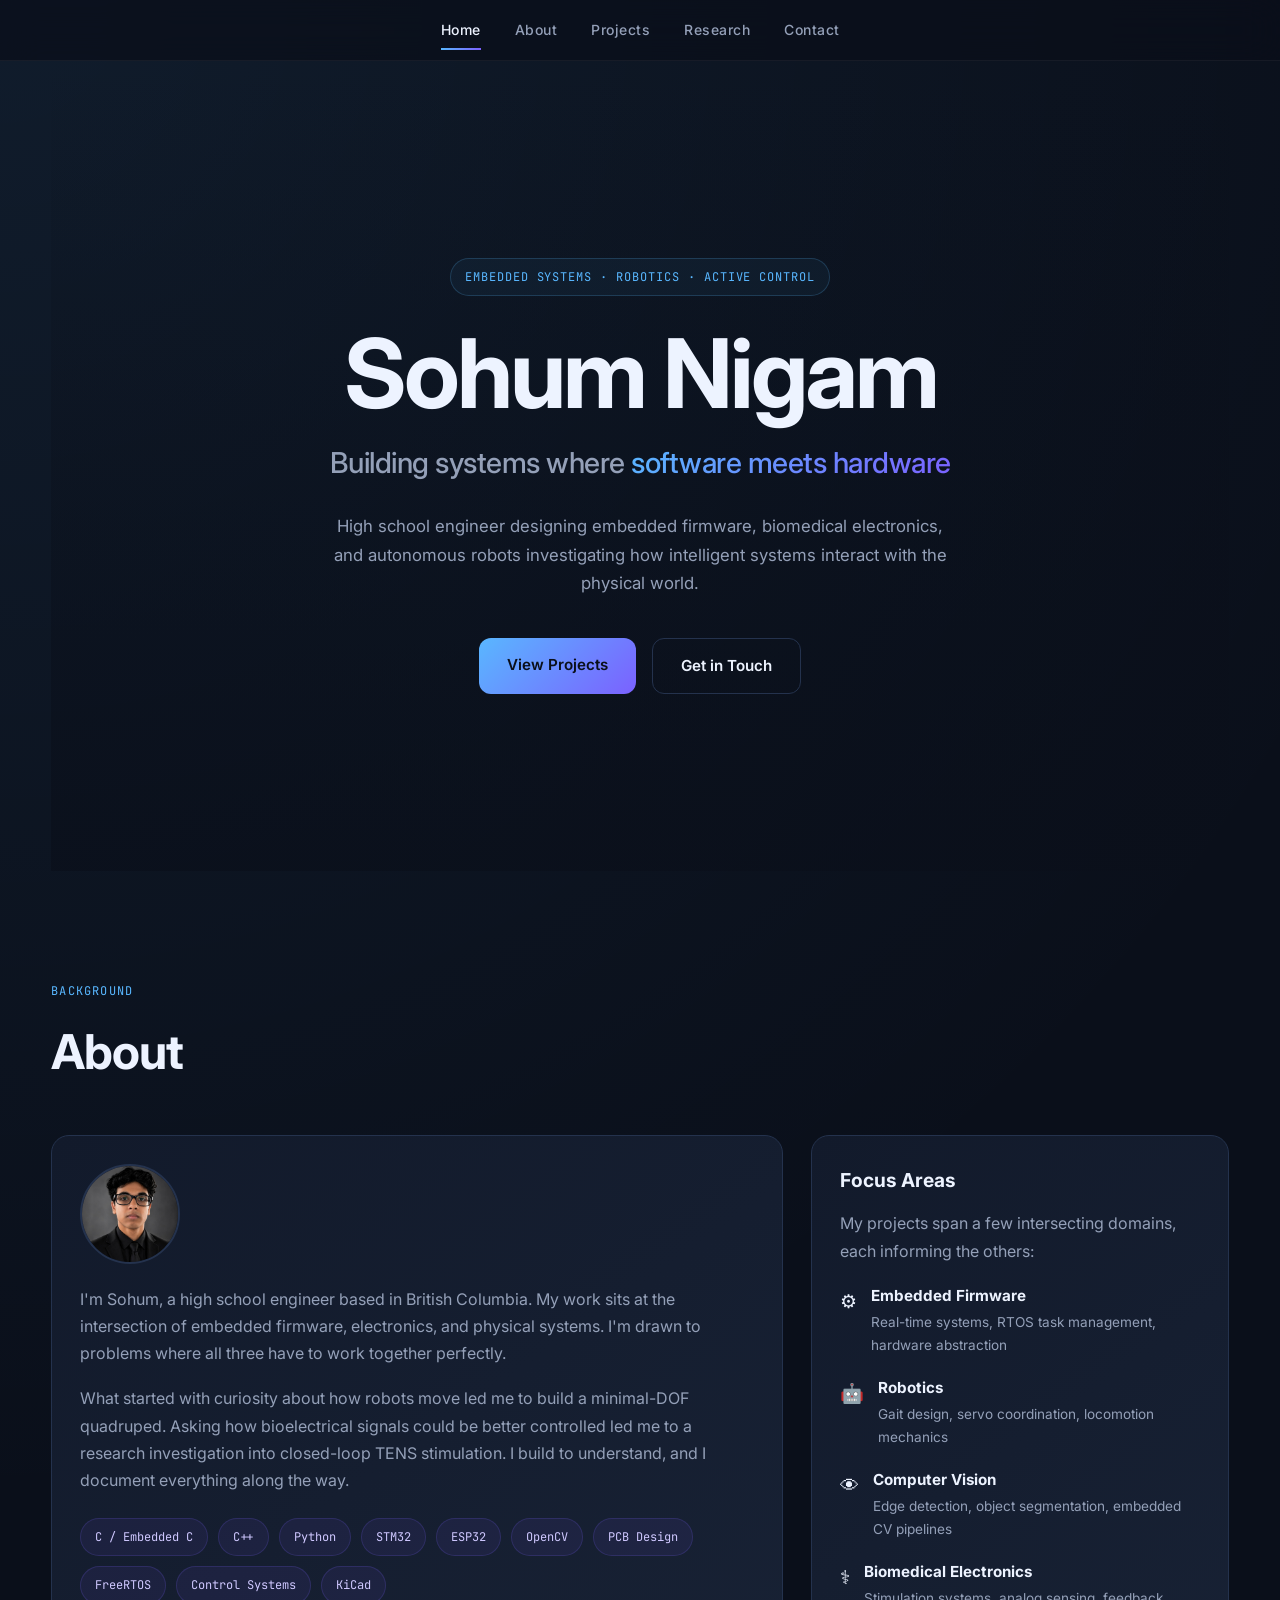
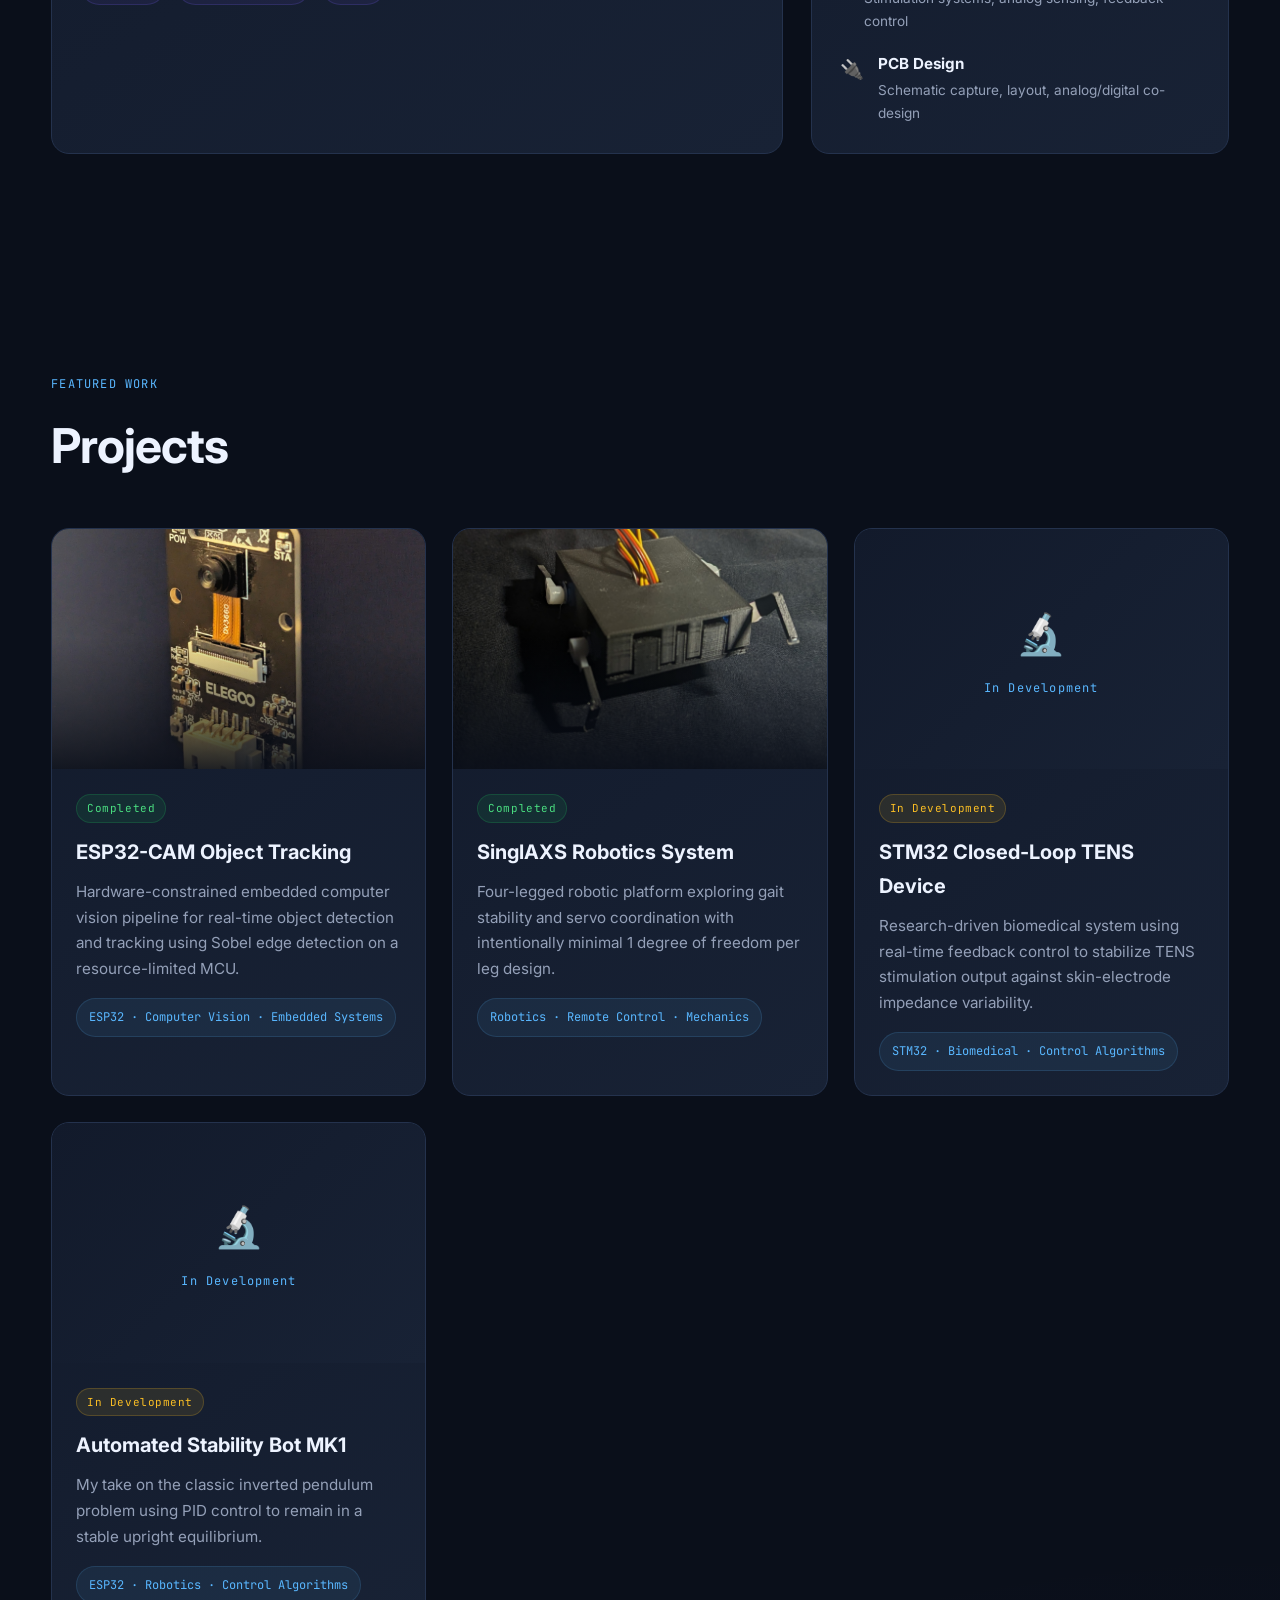
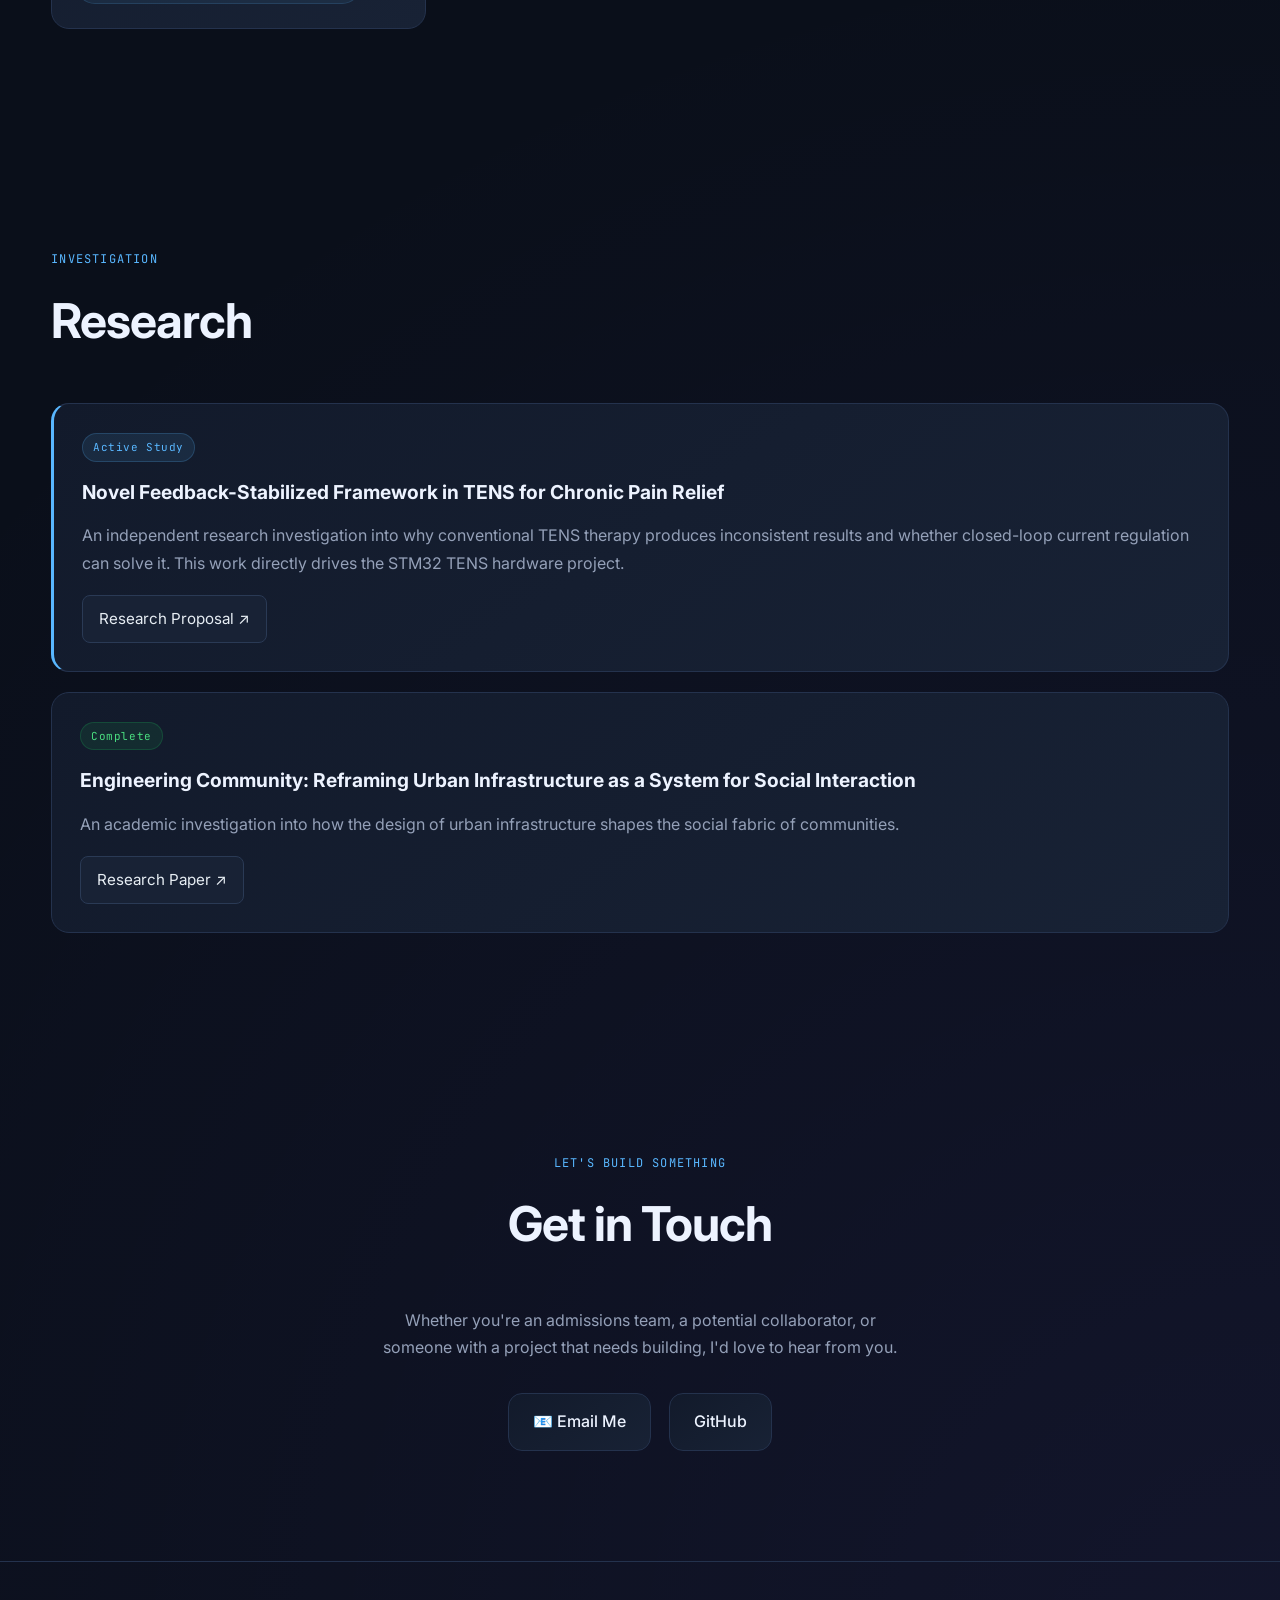
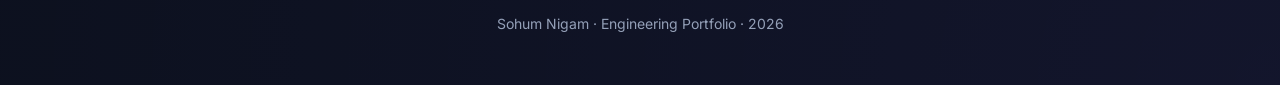
<file: index.html>
<!-- Onedrive/desktop/webdev/portfolio -->
<!DOCTYPE html>
<html lang="en">
<head>

  <meta name="google-site-verification" content="jWj6X-SL1wghwxLdgQ_2Kx37exApe-FmsOa8cBmeYo4" />

  <meta charset="UTF-8" />
  <meta name="viewport" content="width=device-width, initial-scale=1.0" />
  <title>Sohum Nigam — Engineering Portfolio</title>
  <link rel="stylesheet" href="style.css">
  <link rel="preconnect" href="https://fonts.googleapis.com">
  <link rel="preconnect" href="https://fonts.gstatic.com" crossorigin>
  <link href="https://fonts.googleapis.com/css2?family=Inter:wght@400;500;600;700&family=JetBrains+Mono:wght@400;500&display=swap" rel="stylesheet">
</head>

<body>

  <!-- NAV -->
  <nav>
    <a href="#home">Home</a>
    <a href="#about">About</a>
    <a href="#projects">Projects</a>
    <a href="#research">Research</a>
    <a href="#contact">Contact</a>
  </nav>

  <!-- HERO -->
  <section id="home" class="hero show">
    <div class="hero-content">

      <div class="hero-tag">
        EMBEDDED SYSTEMS · ROBOTICS · ACTIVE CONTROL
      </div>

      <h1>Sohum Nigam</h1>

      <h2>
        Building systems where <span>software meets hardware</span>
      </h2>

      <p class="hero-sub">
        High school engineer designing embedded firmware, biomedical electronics,
        and autonomous robots investigating how intelligent systems
        interact with the physical world.
      </p>

      <div class="hero-cta">
        <a href="#projects" class="cta-btn">View Projects</a>
        <a href="#contact" class="cta-btn cta-btn--outline">Get in Touch</a>
      </div>

    </div>
  </section>

  <!-- ABOUT -->
  <section id="about">

    <div class="section-header">
      <div class="section-label">BACKGROUND</div>
      <h2>About</h2>
    </div>

    <div class="about-grid">

      <div class="panel">

       
        <img src="assets/Images/about.png" alt="Sohum Nigam" class="about-photo">

        <p>
          I'm Sohum, a high school engineer based in British Columbia. My work sits at the intersection
          of embedded firmware, electronics, and physical systems. I'm drawn to problems where
          all three have to work together perfectly.
        </p>

        <p>
          What started with curiosity about how robots move led me to build a minimal-DOF quadruped.
          Asking how bioelectrical signals could be better controlled led me to a research investigation
          into closed-loop TENS stimulation. I build to understand, and I document everything along the way.
        </p>

        <p>
        </p>

        <div class="skills">
          <div class="skill">C / Embedded C</div>
          <div class="skill">C++</div>
          <div class="skill">Python</div>
          <div class="skill">STM32</div>
          <div class="skill">ESP32</div>
          <div class="skill">OpenCV</div>
          <div class="skill">PCB Design</div>
          <div class="skill">FreeRTOS</div>
          <div class="skill">Control Systems</div>
          <div class="skill">KiCad</div>
        </div>

      </div>

      <div class="panel">

        <h3>Focus Areas</h3>

        <p>
          My projects span a few intersecting domains, each informing the others:
        </p>

        <div class="focus-list">
          <div class="focus-item">
            <span class="focus-icon">⚙</span>
            <div>
              <strong>Embedded Firmware</strong>
              <p>Real-time systems, RTOS task management, hardware abstraction</p>
            </div>
          </div>
          <div class="focus-item">
            <span class="focus-icon">🤖</span>
            <div>
              <strong>Robotics</strong>
              <p>Gait design, servo coordination, locomotion mechanics</p>
            </div>
          </div>
          <div class="focus-item">
            <span class="focus-icon">👁</span>
            <div>
              <strong>Computer Vision</strong>
              <p>Edge detection, object segmentation, embedded CV pipelines</p>
            </div>
          </div>
          <div class="focus-item">
            <span class="focus-icon">⚕</span>
            <div>
              <strong>Biomedical Electronics</strong>
              <p>Stimulation systems, analog sensing, feedback control</p>
            </div>
          </div>
          <div class="focus-item">
            <span class="focus-icon">🔌</span>
            <div>
              <strong>PCB Design</strong>
              <p>Schematic capture, layout, analog/digital co-design</p>
            </div>
          </div>
        </div>

      </div>

    </div>

  </section>

  <!-- PROJECTS -->
  <section id="projects">

    <div class="section-header">
      <div class="section-label">FEATURED WORK</div>
      <h2>Projects</h2>
    </div>

    <div class="grid">

      <a class="card" href="projects/esp32-cam.html">
        <div class="card-image">
          <img src="assets/Images/ESP32_CAM_Hero.jpg" alt="ESP32-CAM Object Tracking">
        </div>
        <div class="card-content">
          <div class="card-status card-status--done">Completed</div>
          <h3>ESP32-CAM Object Tracking</h3>
          <p>
            Hardware-constrained embedded computer vision pipeline for
            real-time object detection and tracking using Sobel edge detection
            on a resource-limited MCU.
          </p>
          <div class="tag">ESP32 · Computer Vision · Embedded Systems</div>
        </div>
      </a>

      <a class="card" href="projects/SinglAXS-robotics.html">
        <div class="card-image">
          <img src="assets/Images/SinglAXS_Hero.png" alt="SinglAXS Quadruped">
        </div>
        <div class="card-content">
          <div class="card-status card-status--done">Completed</div>
          <h3>SinglAXS Robotics System</h3>
          <p>
            Four-legged robotic platform exploring gait stability and servo
            coordination with intentionally minimal 1 degree of freedom
            per leg design.
          </p>
          <div class="tag">Robotics · Remote Control · Mechanics</div>
        </div>
      </a>

      <a class="card" href="projects/stm32-tens.html">
        <div class="card-image card-image--placeholder">
          <div class="card-wip">
            <span>🔬</span>
            <p>In Development</p>
          </div>
        </div>
        <div class="card-content">
          <div class="card-status card-status--wip">In Development</div>
          <h3>STM32 Closed-Loop TENS Device</h3>
          <p>
            Research-driven biomedical system using real-time feedback control
            to stabilize TENS stimulation output against skin-electrode impedance
            variability.
          </p>
          <div class="tag">STM32 · Biomedical · Control Algorithms</div>
        </div>
      </a>

      <a class="card" href="projects/stability_bot_MK1.html">
        <div class="card-image card-image--placeholder">
          <div class="card-wip">
            <span>🔬</span>
            <p>In Development</p>
          </div>
        </div>
        <div class="card-content">
          <div class="card-status card-status--wip">In Development</div>
          <h3>Automated Stability Bot MK1</h3>
          <p>
            My take on the classic inverted pendulum problem using PID control to remain in a stable upright equilibrium.
          </p>
          <div class="tag">ESP32 · Robotics · Control Algorithms</div>
        </div>
      </a>

    </div>

  </section>

  <!-- RESEARCH -->
  <section id="research">

    <div class="section-header">
      <div class="section-label">INVESTIGATION</div>
      <h2>Research</h2>
    </div>

    <div class="stack">

      <div class="panel research-panel">
        <div class="research-badge">Active Study</div>
        <h3>Novel Feedback-Stabilized Framework in TENS for Chronic Pain Relief</h3>
        <p>
          An independent research investigation into why conventional TENS therapy produces
          inconsistent results and whether closed-loop current regulation can solve it.
          This work directly drives the STM32 TENS hardware project.
        </p>
        <a href="assets/Documents/STM_TENS_research_proposal.pdf" target="_blank" class="pdf-link">
          Research Proposal ↗
        </a>
      </div>

      <div class="panel">
        <div class="research-badge research-badge--complete">Complete</div>
        <h3>Engineering Community: Reframing Urban Infrastructure as a System for Social Interaction</h3>
        <p>
          An academic investigation into how the design of urban infrastructure shapes
          the social fabric of communities.
        </p>
        <a href="assets/Documents/UrbanCommunity_Paper.pdf" target="_blank" class="pdf-link">
          Research Paper ↗
        </a>
      </div>

    </div>

  </section>

  <!-- CONTACT -->
  <section id="contact" class="contact">

    <div class="section-header">
      <div class="section-label">LET'S BUILD SOMETHING</div>
      <h2>Get in Touch</h2>
    </div>

    <p class="contact-sub">
      Whether you're an admissions team, a potential collaborator,
      or someone with a project that needs building, I'd love to hear from you.
    </p>

    <div class="contact-links">
      <a href="mailto:sohum.arjit.nigam@gmail.com">
        📧 Email Me
      </a>
      <a href="https://github.com/SohumNigam" target="_blank">
        GitHub
      </a>
    </div>

  </section>

  <footer>
    <p>Sohum Nigam · Engineering Portfolio · 2026</p>
  </footer>

  <script>
  const sections = document.querySelectorAll("section");
  const navLinks = document.querySelectorAll("nav a");

  const observer = new IntersectionObserver((entries) => {
    entries.forEach((entry) => {

      // Reveal section
      if (entry.isIntersecting) {
        entry.target.classList.add("show");
      }

      // Update navbar
      if (entry.isIntersecting) {
        const id = entry.target.getAttribute("id");

        navLinks.forEach(link => {
          link.classList.remove("nav-active");

          if (link.getAttribute("href") === `#${id}`) {
            link.classList.add("nav-active");
          }
        });
      }

    });
  }, {
    threshold: 0.15,
    rootMargin: "0px 0px -35% 0px"
  });

  sections.forEach(section => observer.observe(section));
</script>


</body>
</html>
</file>
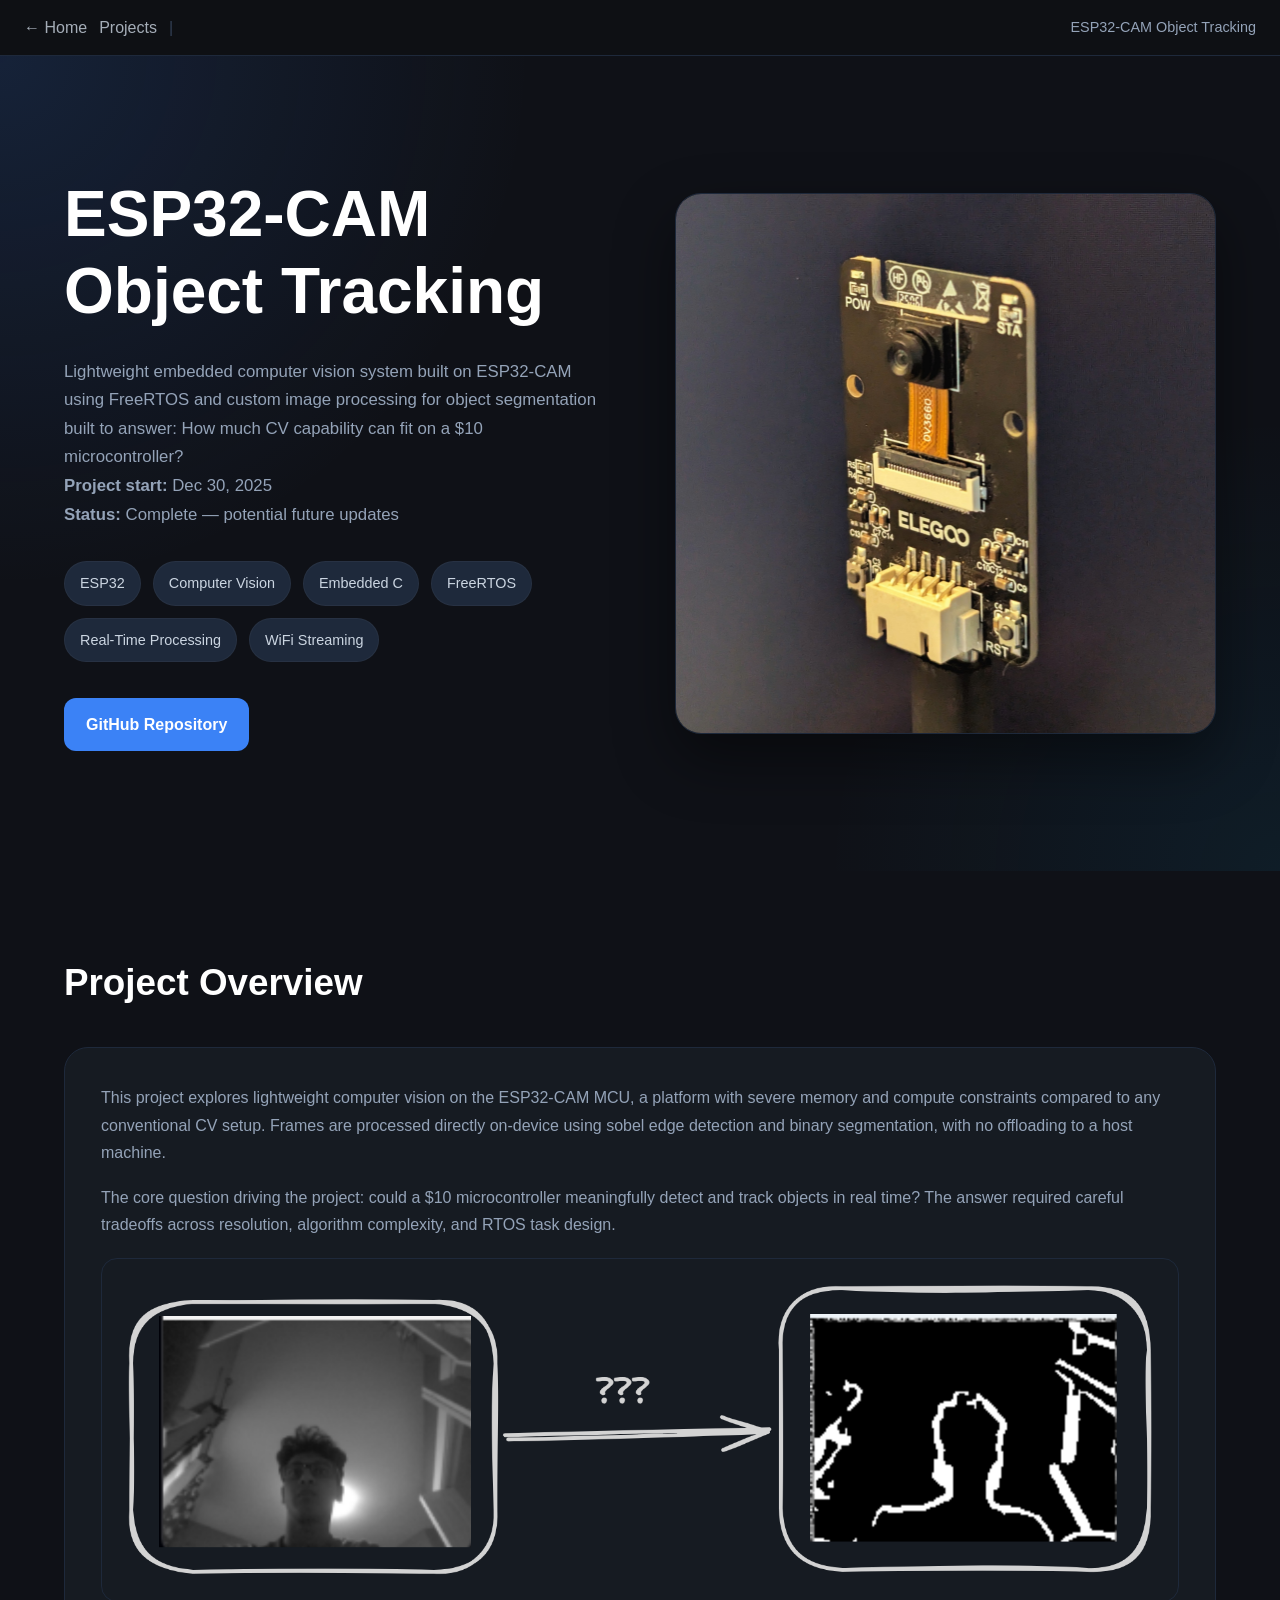
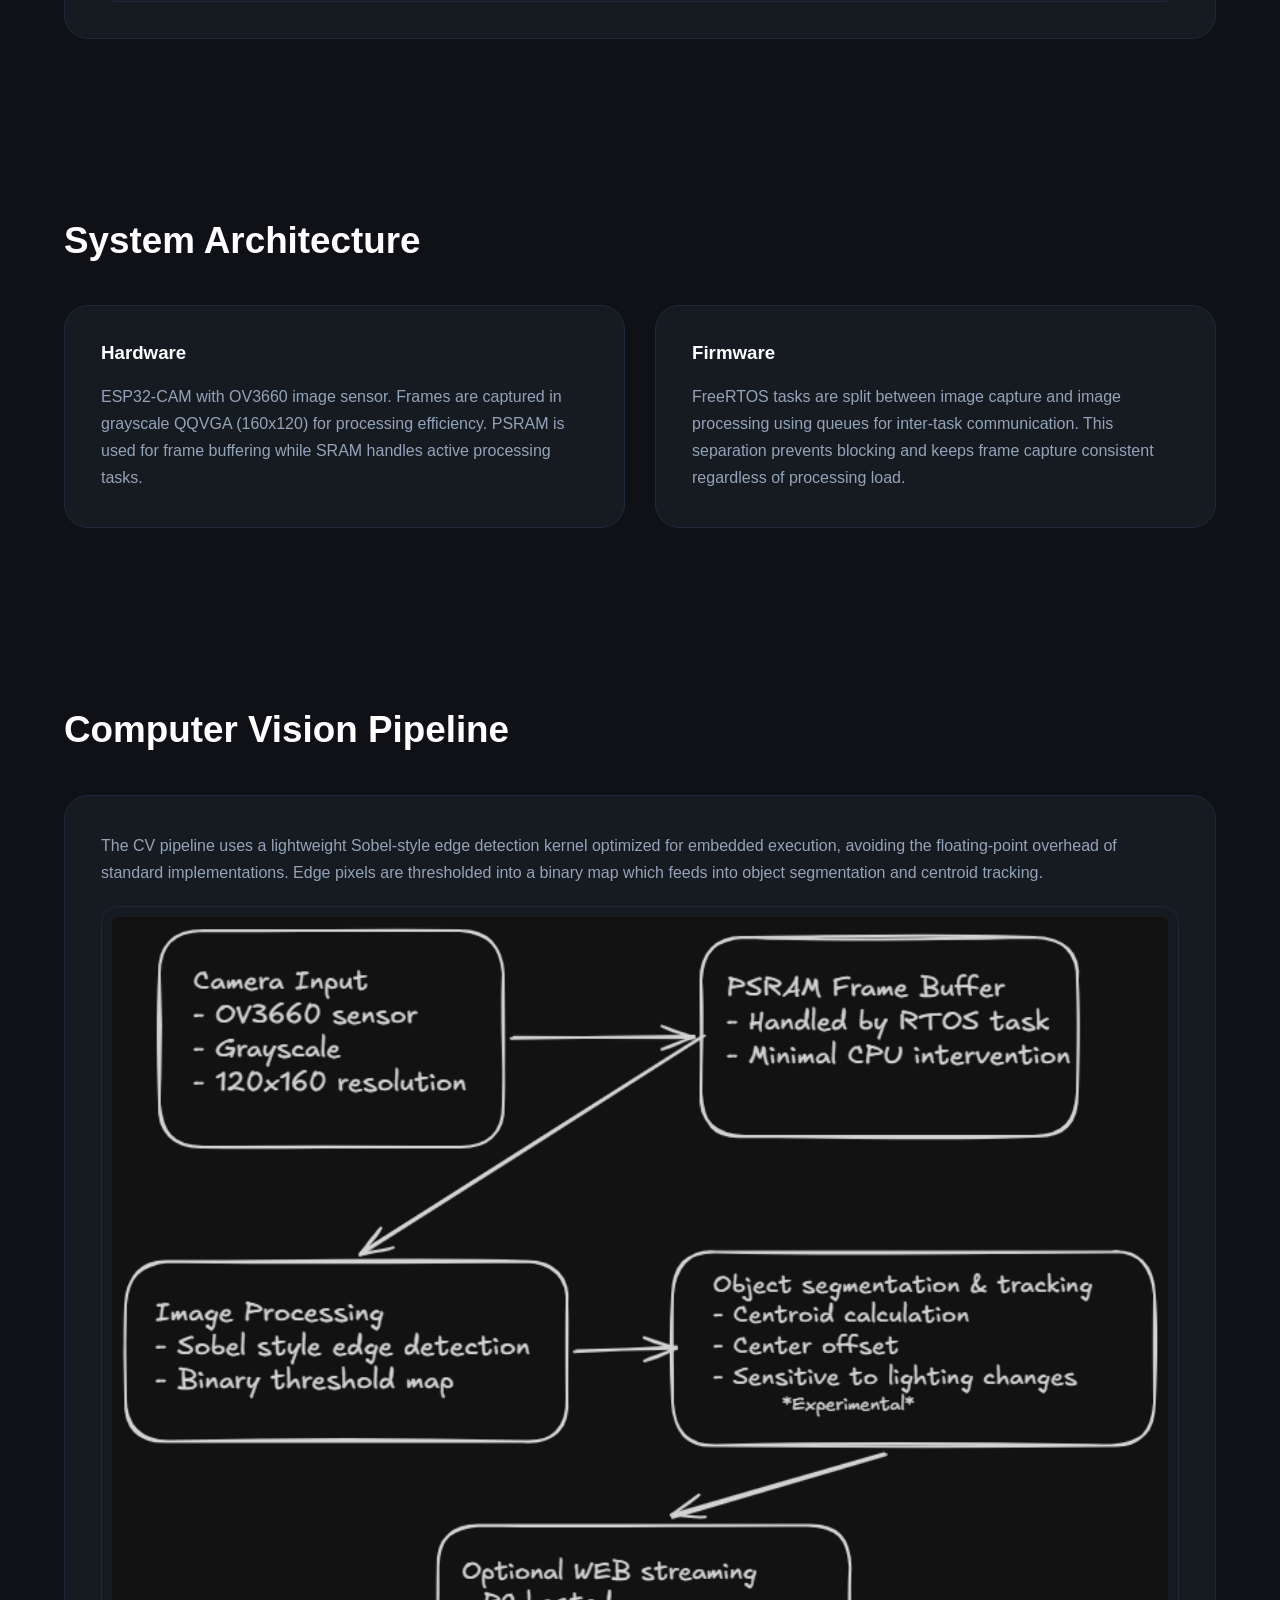
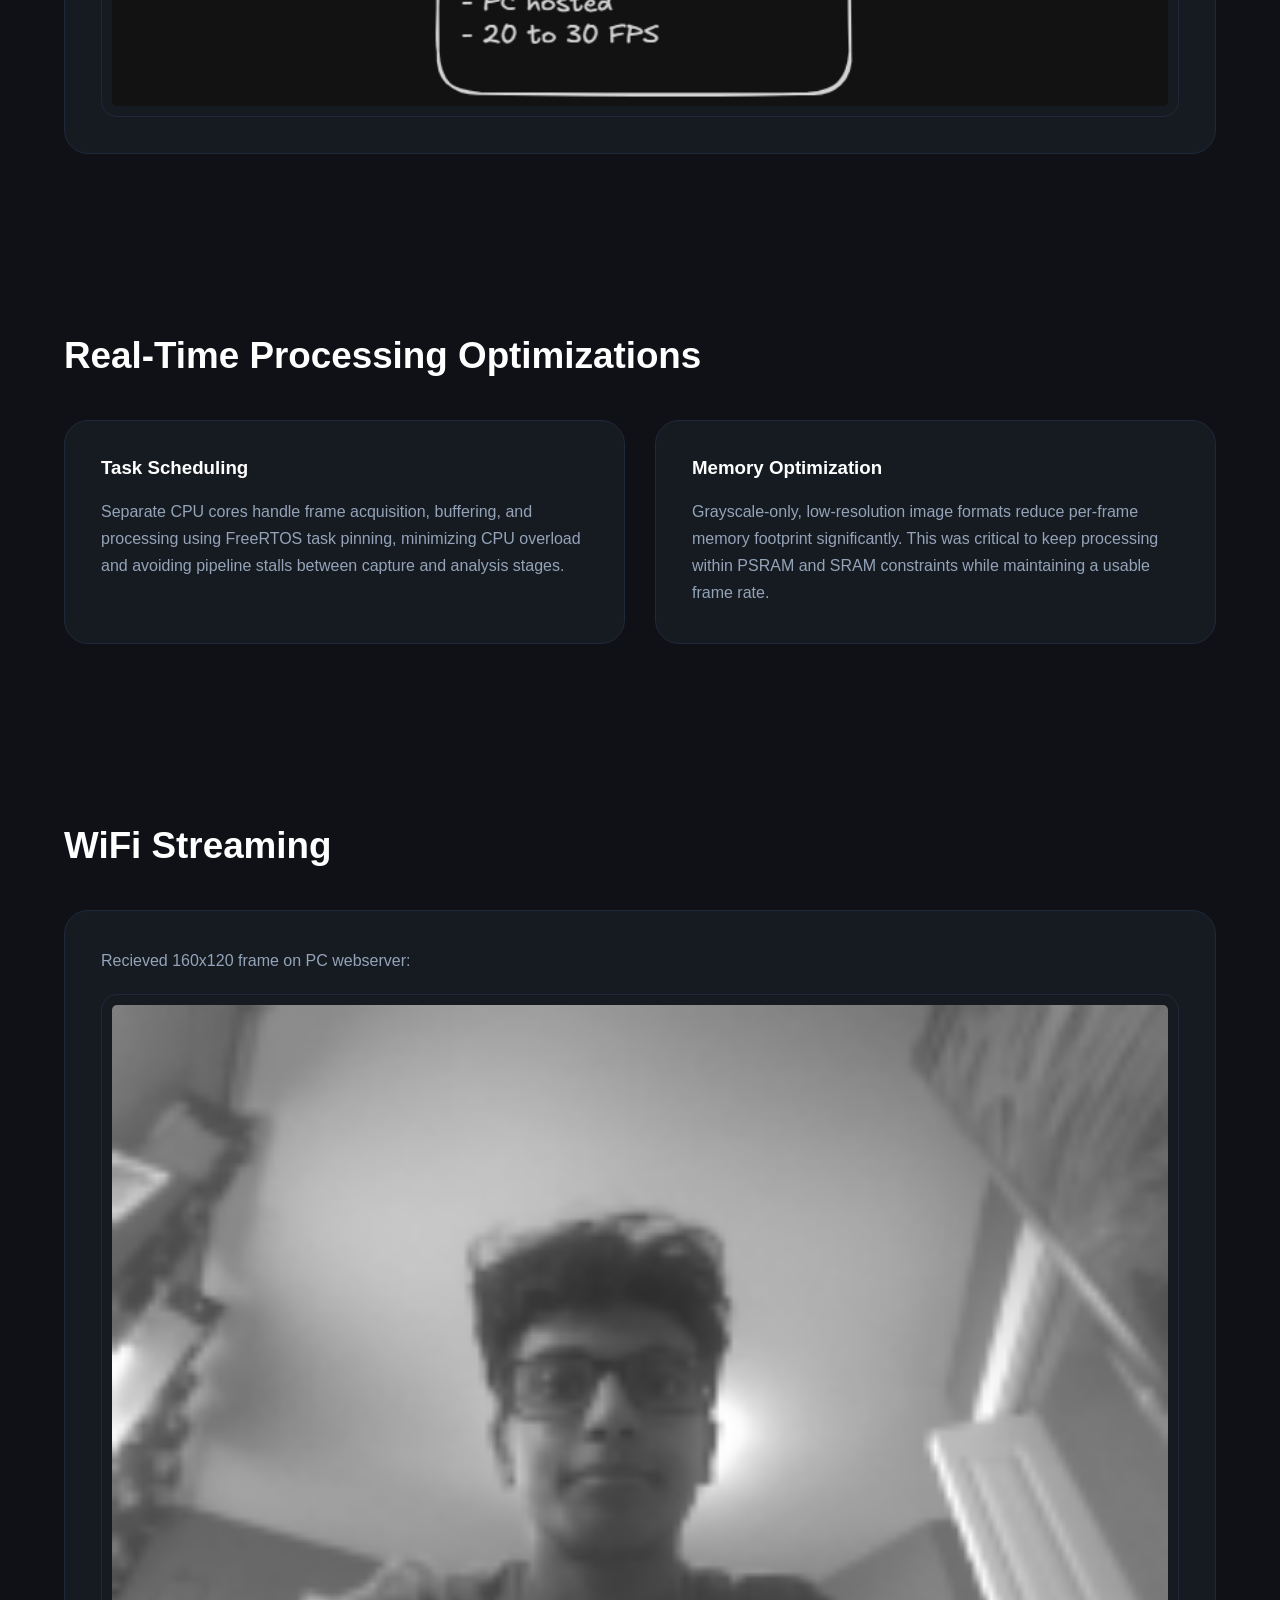
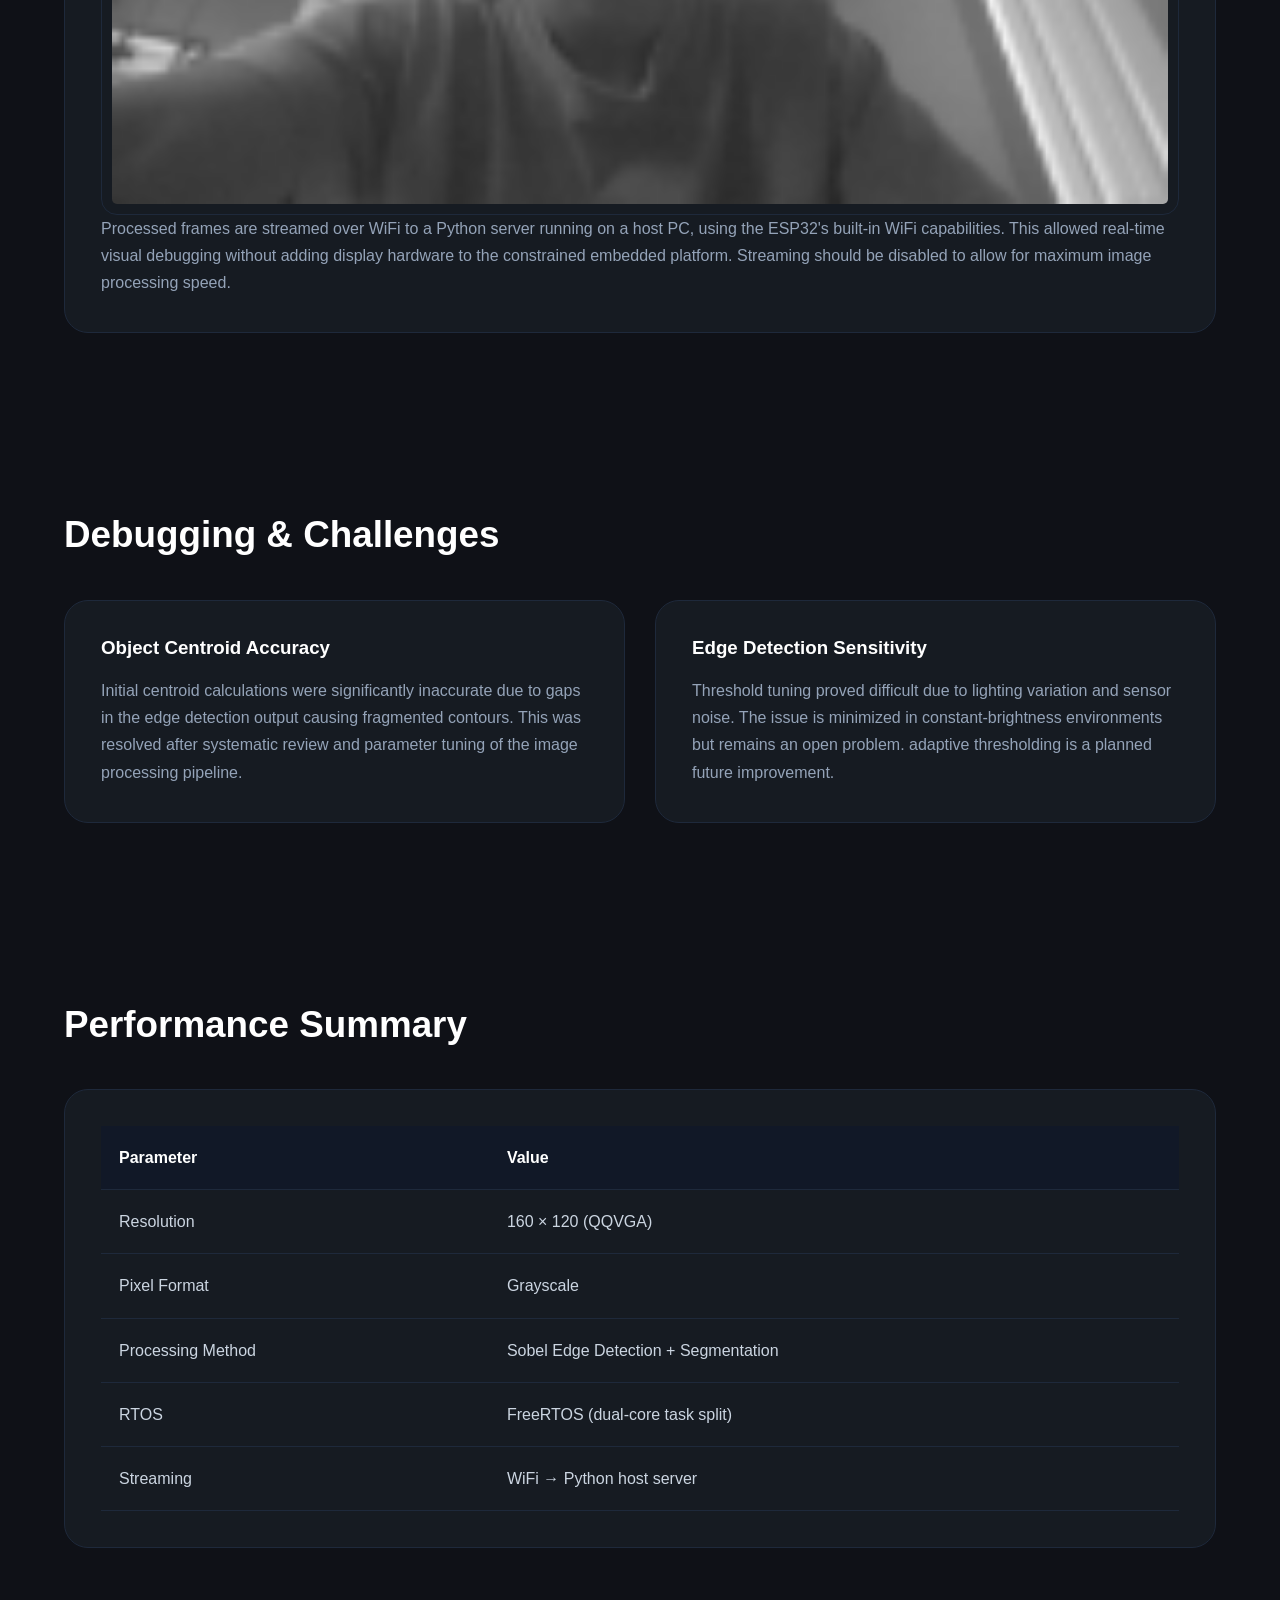
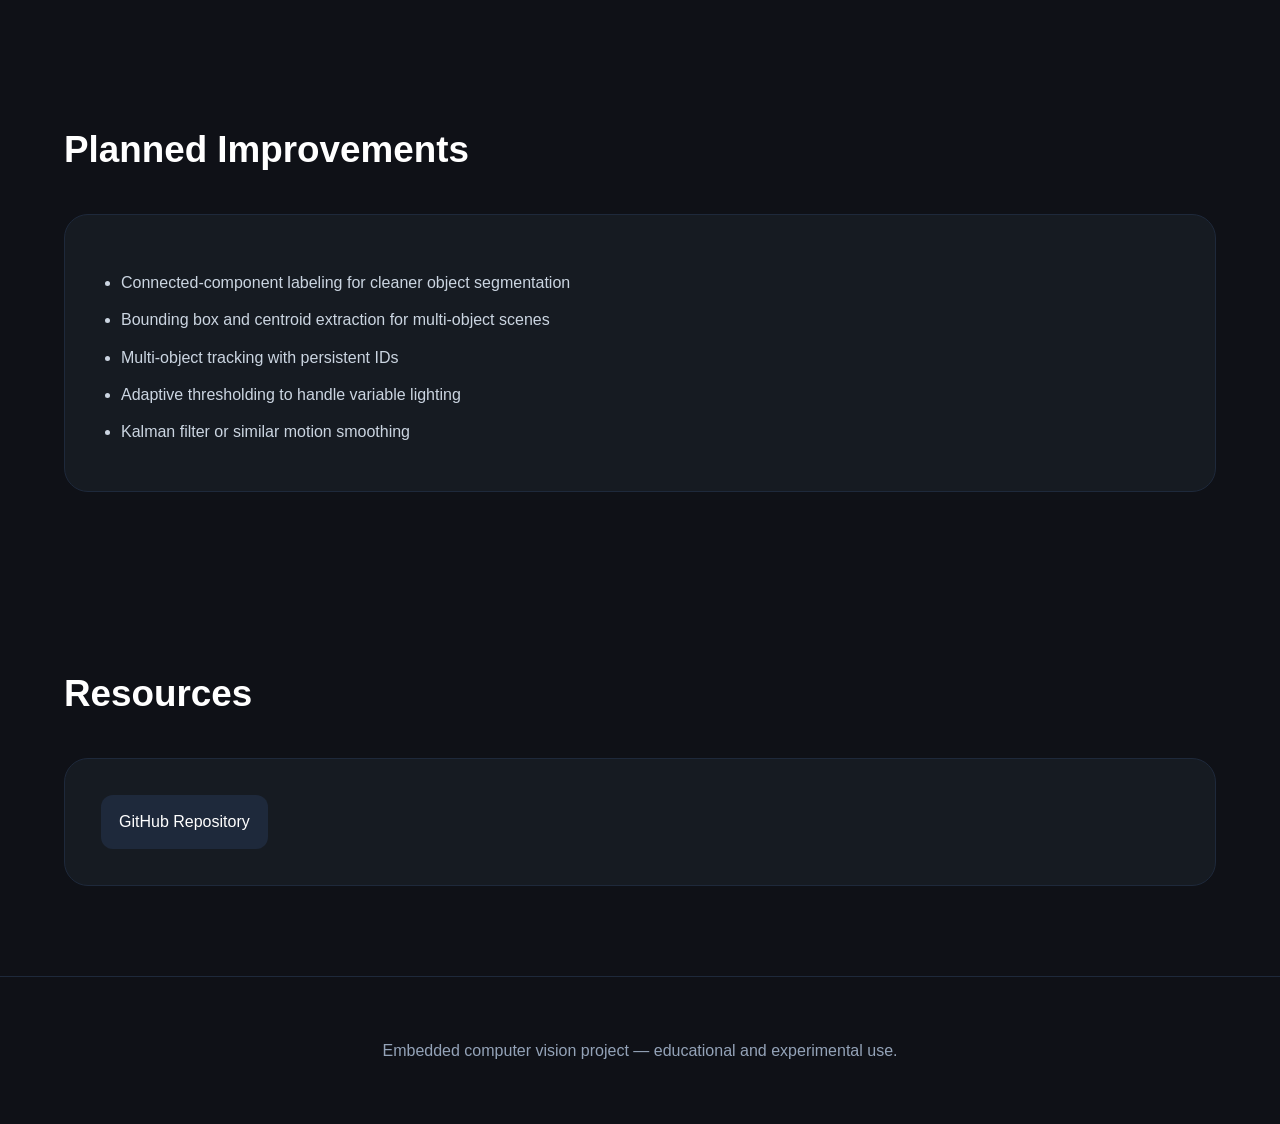
<file: projects/esp32-cam.html>
<!DOCTYPE html>
<html lang="en">
<head>
  <meta charset="UTF-8" />
  <meta name="viewport" content="width=device-width, initial-scale=1.0"/>
  <title>ESP32-CAM Object Tracking — Sohum Nigam</title>
  <link rel="stylesheet" href="../assets/CSS/projects.css">
</head>

<body>

  <!-- NAV -->
  <nav class="project-nav">
    <a href="../index.html">← Home</a>
    <a href="../index.html#projects">Projects</a>
    <span class="divider">|</span>
    <span class="title">ESP32-CAM Object Tracking</span>
  </nav>

  <!-- HERO -->
  <header class="hero">
    <div class="container hero-content">

      <div class="hero-text">

        <h1>ESP32-CAM Object Tracking</h1>

        <p>
          Lightweight embedded computer vision system built on ESP32-CAM using
          FreeRTOS and custom image processing for object segmentation built
          to answer: How much CV capability can fit on a $10 microcontroller?
        </p>

        <p><strong>Project start:</strong> Dec 30, 2025</p>
        <p><strong>Status:</strong> Complete — potential future updates</p>

        <div class="tags">
          <div class="tag">ESP32</div>
          <div class="tag">Computer Vision</div>
          <div class="tag">Embedded C</div>
          <div class="tag">FreeRTOS</div>
          <div class="tag">Real-Time Processing</div>
          <div class="tag">WiFi Streaming</div>
        </div>

        <div class="hero-buttons">
          <a href="https://github.com/SohumNigam/ELEGOO-ESP32-Camera" class="btn btn-primary">GitHub Repository</a>
        </div>

      </div>

      <div class="hero-image">
        <img src="../assets/Images/ESP32_CAM_Hero.jpg" alt="ESP32-CAM Object Tracking">
      </div>

    </div>
  </header>

  <!-- OVERVIEW -->
  <section>
    <div class="container">

      <div class="section-title">
        <h2>Project Overview</h2>
      </div>

      <div class="card">

        <p>
          This project explores lightweight computer vision on the ESP32-CAM MCU,
          a platform with severe memory and compute constraints compared to any
          conventional CV setup. Frames are processed directly on-device using sobel
          edge detection and binary segmentation, with no offloading to a host machine.
        </p>

        <p>
          The core question driving the project: could a $10 microcontroller
          meaningfully detect and track objects in real time? The answer required
          careful tradeoffs across resolution, algorithm complexity, and RTOS task design.
        </p>

        <div class="image-container">
          <img
            src="../assets/Images/ESP32_Camera_Overview.png"
            alt="Computer Vision Overview Diagram"
            class="diagram-image"
          >
        </div>

      </div>

    </div>
  </section>

  <!-- SYSTEM ARCHITECTURE -->
  <section>
    <div class="container">

      <div class="section-title">
        <h2>System Architecture</h2>
      </div>

      <div class="grid-2">

        <div class="card">
          <h3>Hardware</h3>
          <p>
            ESP32-CAM with OV3660 image sensor. Frames are captured in grayscale
            QQVGA (160x120) for processing efficiency. PSRAM is used for frame
            buffering while SRAM handles active processing tasks.
          </p>
        </div>

        <div class="card">
          <h3>Firmware</h3>
          <p>
            FreeRTOS tasks are split between image capture and image processing
            using queues for inter-task communication. This separation prevents
            blocking and keeps frame capture consistent regardless of processing load.
          </p>
        </div>

      </div>

    </div>
  </section>

  <!-- CV PIPELINE -->
  <section>
    <div class="container">

      <div class="section-title">
        <h2>Computer Vision Pipeline</h2>
      </div>

      <div class="card">

        <p>
          The CV pipeline uses a lightweight Sobel-style edge detection kernel
          optimized for embedded execution, avoiding the floating-point overhead
          of standard implementations. Edge pixels are thresholded into a binary
          map which feeds into object segmentation and centroid tracking.
        </p>

        <div class="image-container">
          <img
            src="../assets/Images/ESP32_CAM_Pipeline.png"
            alt="Computer Vision Pipeline Diagram"
            class="diagram-image"
          >
        </div>

      </div>

    </div>
  </section>

  <!-- REAL TIME -->
  <section>
    <div class="container">

      <div class="section-title">
        <h2>Real-Time Processing Optimizations</h2>
      </div>

      <div class="grid-2">

        <div class="card">
          <h3>Task Scheduling</h3>
          <p>
            Separate CPU cores handle frame acquisition, buffering, and processing
            using FreeRTOS task pinning, minimizing CPU overload and avoiding
            pipeline stalls between capture and analysis stages.
          </p>
        </div>

        <div class="card">
          <h3>Memory Optimization</h3>
          <p>
            Grayscale-only, low-resolution image formats reduce per-frame memory
            footprint significantly. This was critical to keep processing within
            PSRAM and SRAM constraints while maintaining a usable frame rate.
          </p>
        </div>

      </div>

    </div>
  </section>

  <!-- WIFI -->
  <section>
    <div class="container">

      <div class="section-title">
        <h2>WiFi Streaming</h2>
      </div>

      <div class="card">
        
        <p>
        Recieved 160x120 frame on PC webserver:
        </p>

        <div class="image-container">
          <img
            src="../assets/Images/ESP32_CAM_WebView.png"
            alt="Computer Vision Pipeline Diagram"
            class="diagram-image"
          >
        </div>



        <p>
          Processed frames are streamed over WiFi to a Python server running
          on a host PC, using the ESP32's built-in WiFi capabilities.
          This allowed real-time visual debugging without adding display hardware
          to the constrained embedded platform. Streaming should be disabled  to allow for maximum image processing speed.
        </p>


      </div>

    </div>
  </section>

  <!-- DEBUG -->
  <section>
    <div class="container">

      <div class="section-title">
        <h2>Debugging &amp; Challenges</h2>
      </div>

      <div class="grid-2">
        <div class="card">
          <h3>Object Centroid Accuracy</h3>
          <p>
            Initial centroid calculations were significantly inaccurate due to gaps
            in the edge detection output causing fragmented contours. This was resolved
            after systematic review and parameter tuning of the image processing pipeline.
          </p>
        </div>

        <div class="card">
          <h3>Edge Detection Sensitivity</h3>
          <p>
            Threshold tuning proved difficult due to lighting variation and sensor
            noise. The issue is minimized in constant-brightness environments but
            remains an open problem. adaptive thresholding is a planned future improvement.
          </p>
        </div>


      </div>

    </div>
  </section>

  <!-- PERFORMANCE -->
  <section>
    <div class="container">

      <div class="section-title">
        <h2>Performance Summary</h2>
      </div>

      <div class="card">

        <table>
          <thead>
            <tr>
              <th>Parameter</th>
              <th>Value</th>
            </tr>
          </thead>
          <tbody>
            <tr><td>Resolution</td><td>160 × 120 (QQVGA)</td></tr>
            <tr><td>Pixel Format</td><td>Grayscale</td></tr>
            <tr><td>Processing Method</td><td>Sobel Edge Detection + Segmentation</td></tr>
            <tr><td>RTOS</td><td>FreeRTOS (dual-core task split)</td></tr>
            <tr><td>Streaming</td><td>WiFi → Python host server</td></tr>
          </tbody>
        </table>

      </div>

    </div>
  </section>

  <!-- FUTURE -->
  <section>
    <div class="container">

      <div class="section-title">
        <h2>Planned Improvements</h2>
      </div>

      <div class="card">

        <ul>
          <li>Connected-component labeling for cleaner object segmentation</li>
          <li>Bounding box and centroid extraction for multi-object scenes</li>
          <li>Multi-object tracking with persistent IDs</li>
          <li>Adaptive thresholding to handle variable lighting</li>
          <li>Kalman filter or similar motion smoothing</li>
        </ul>

      </div>

    </div>
  </section>

  <!-- RESOURCES -->
  <section>
    <div class="container">

      <div class="section-title">
        <h2>Resources</h2>
      </div>

      <div class="card">
        <div class="resource-links">
          <a href="https://github.com/SohumNigam/ELEGOO-ESP32-Camera">GitHub Repository</a>
        </div>
      </div>

    </div>
  </section>

  <!-- FOOTER -->
  <footer>
    <p>Embedded computer vision project — educational and experimental use.</p>
  </footer>

</body>
</html>
</file>
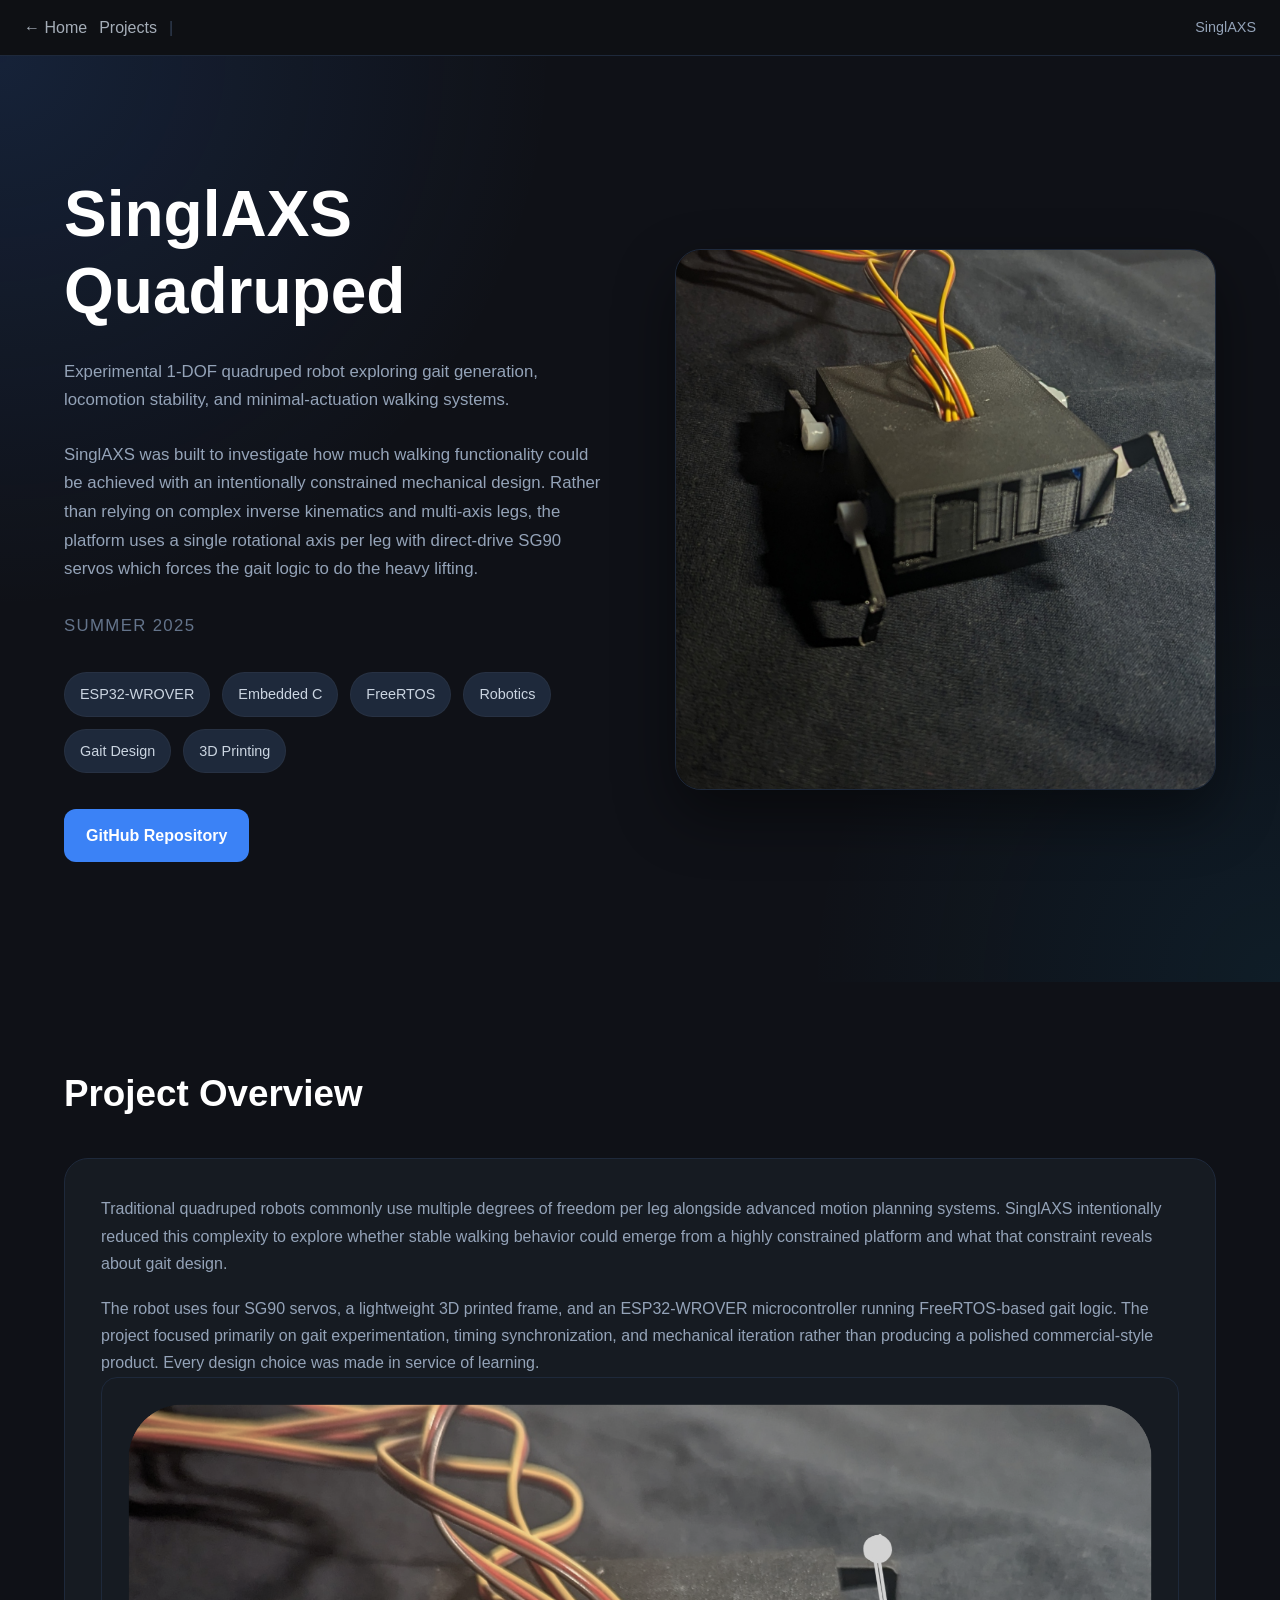
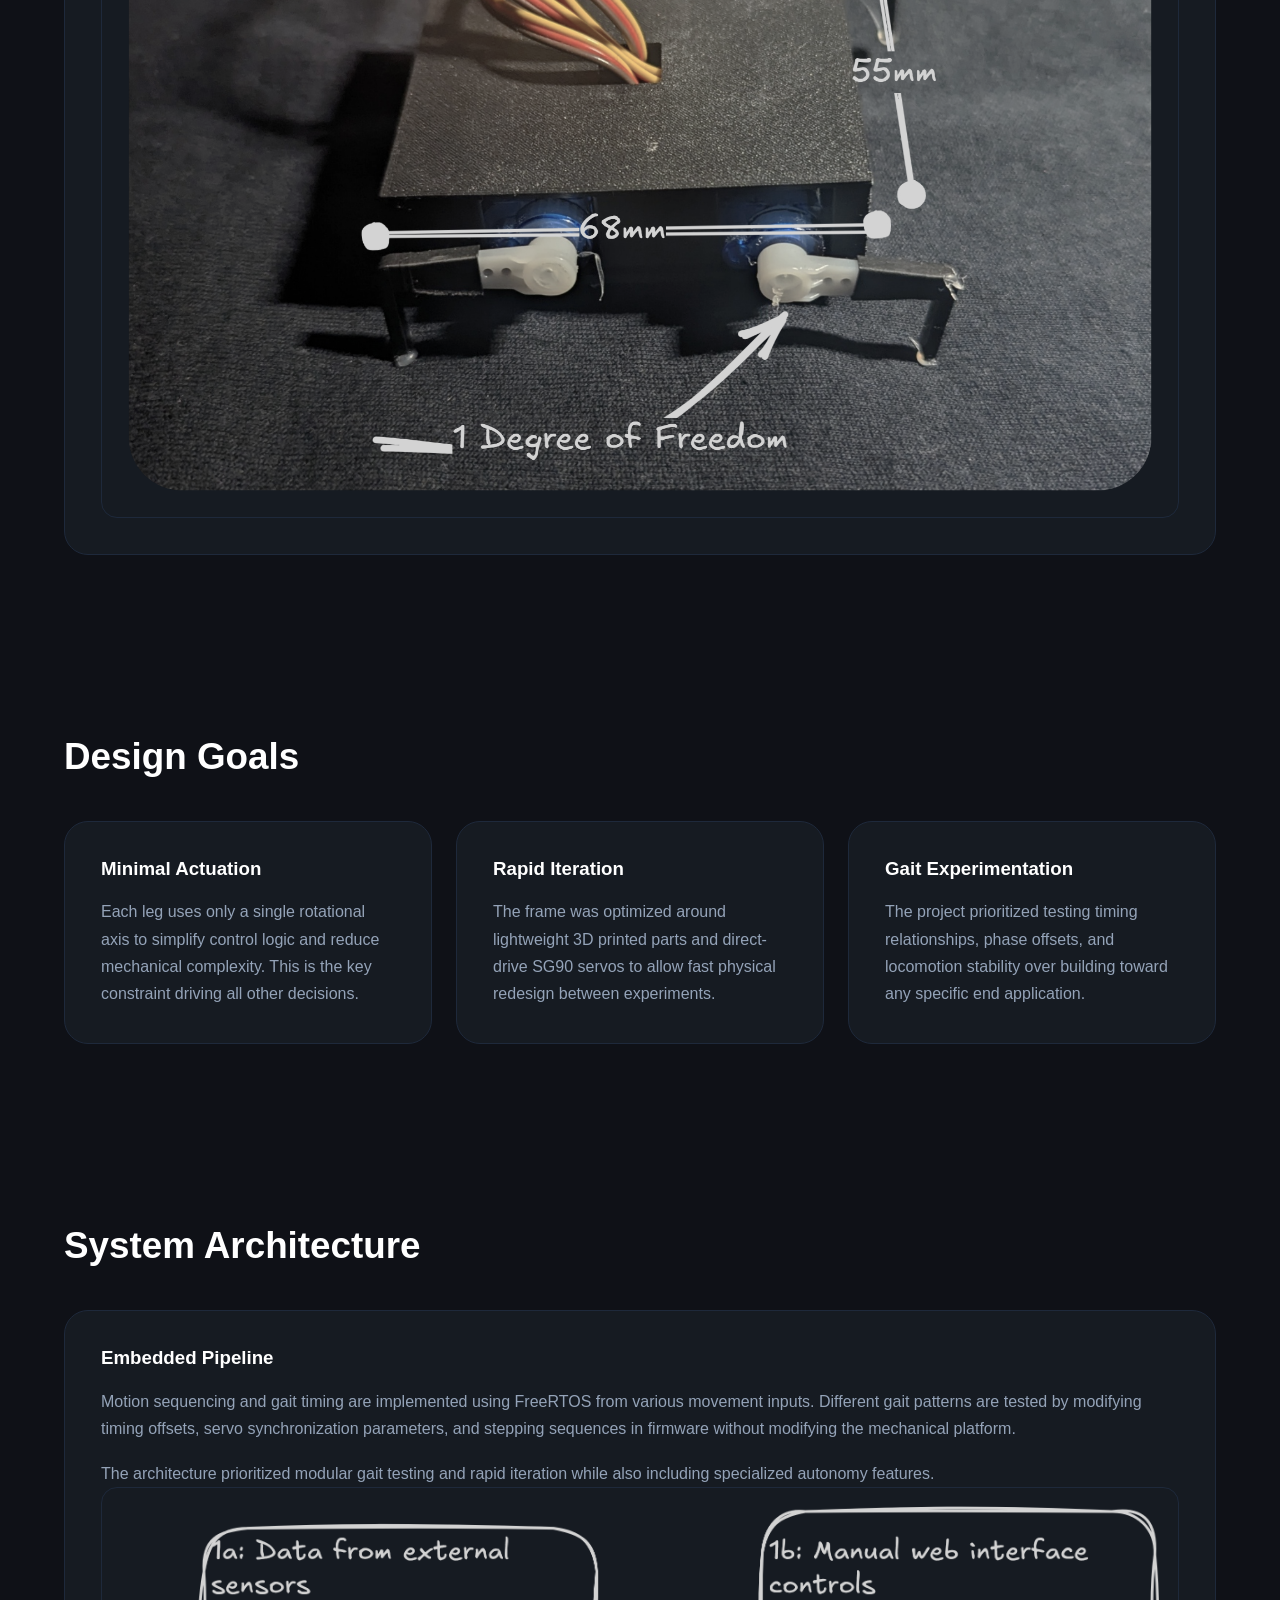
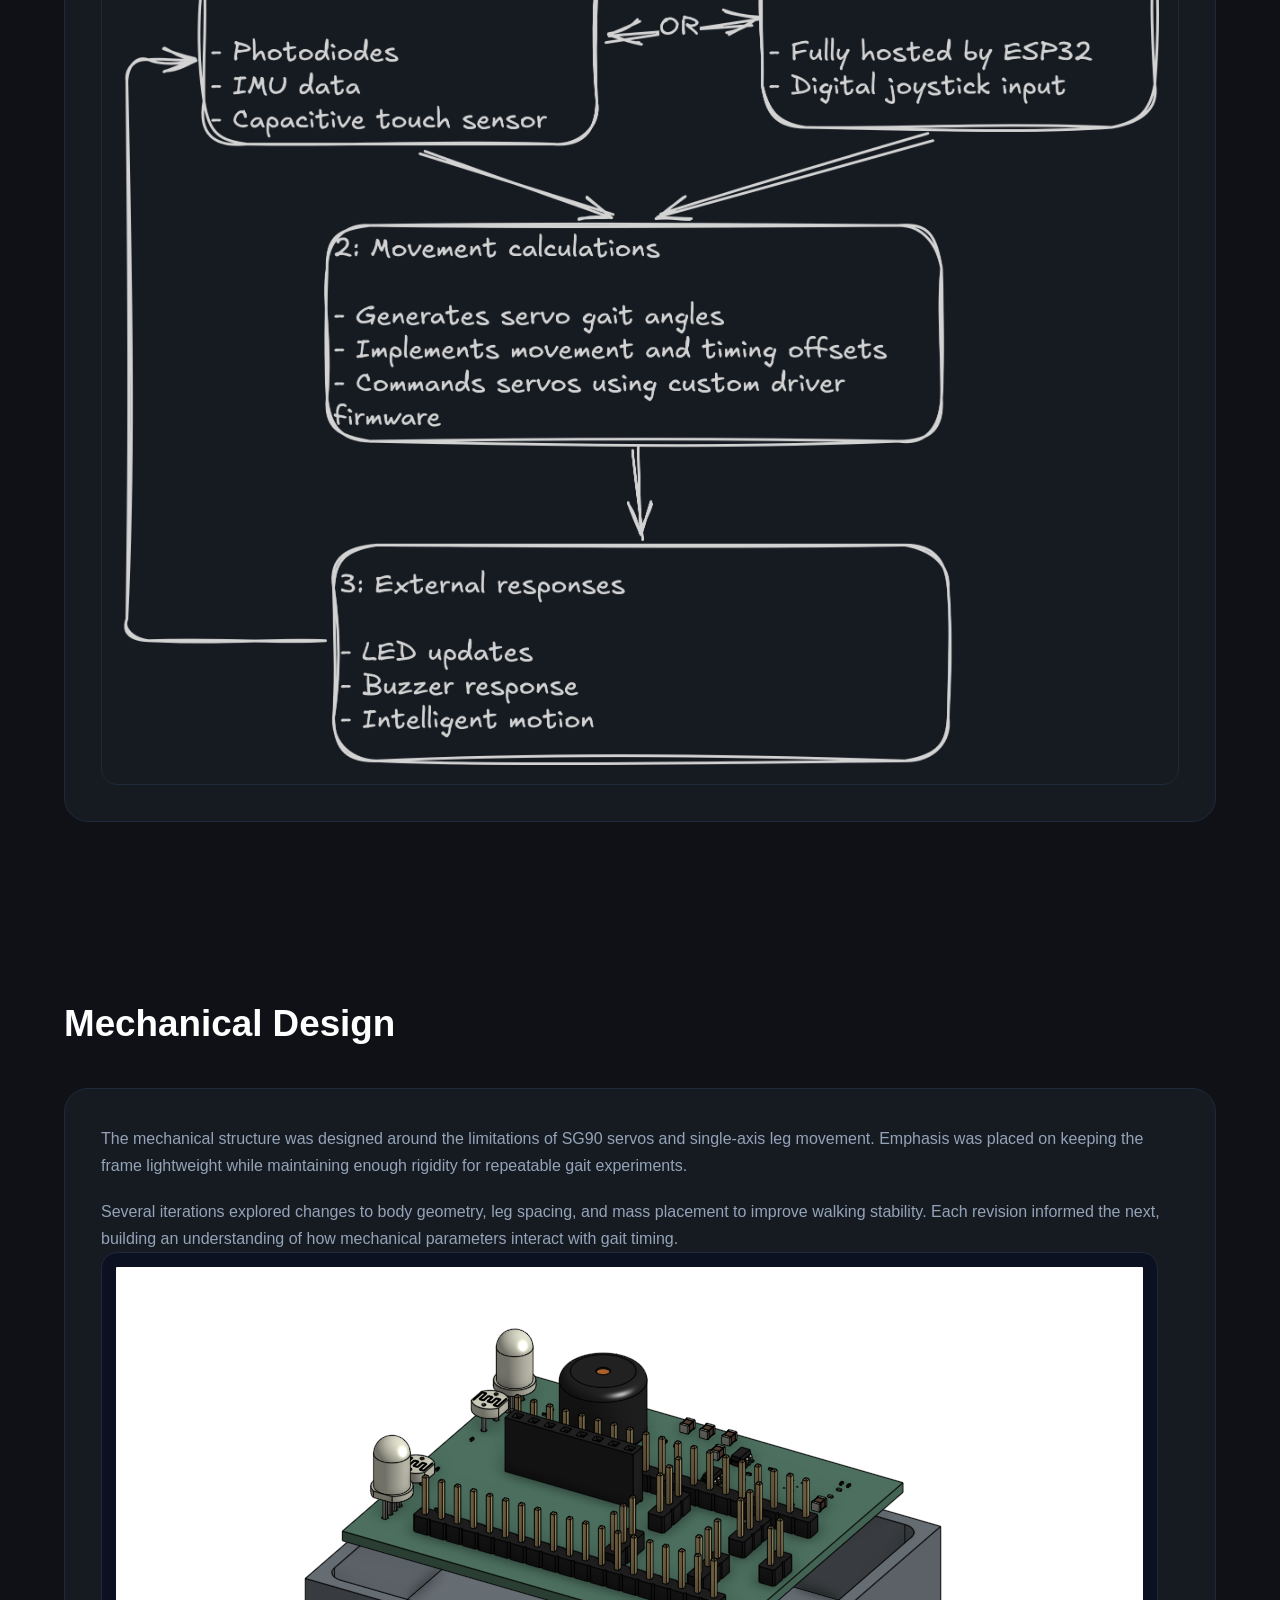
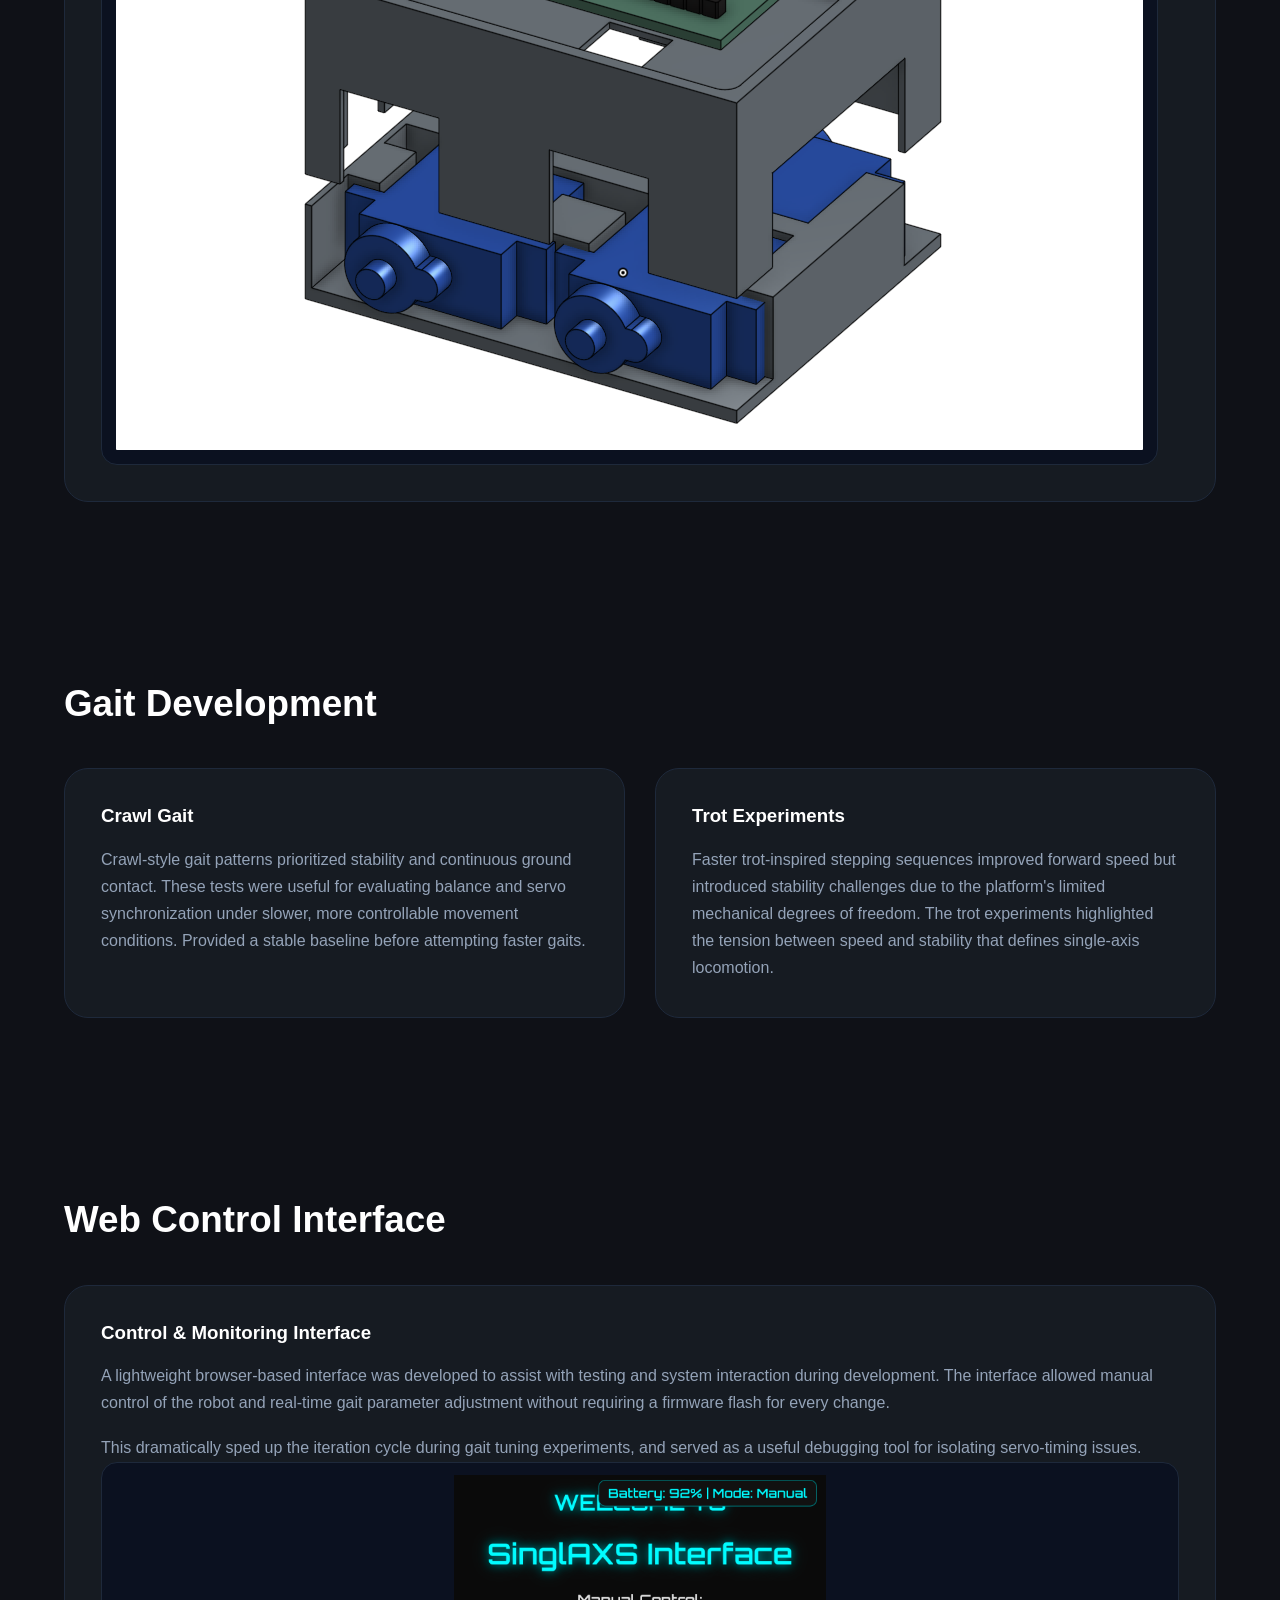
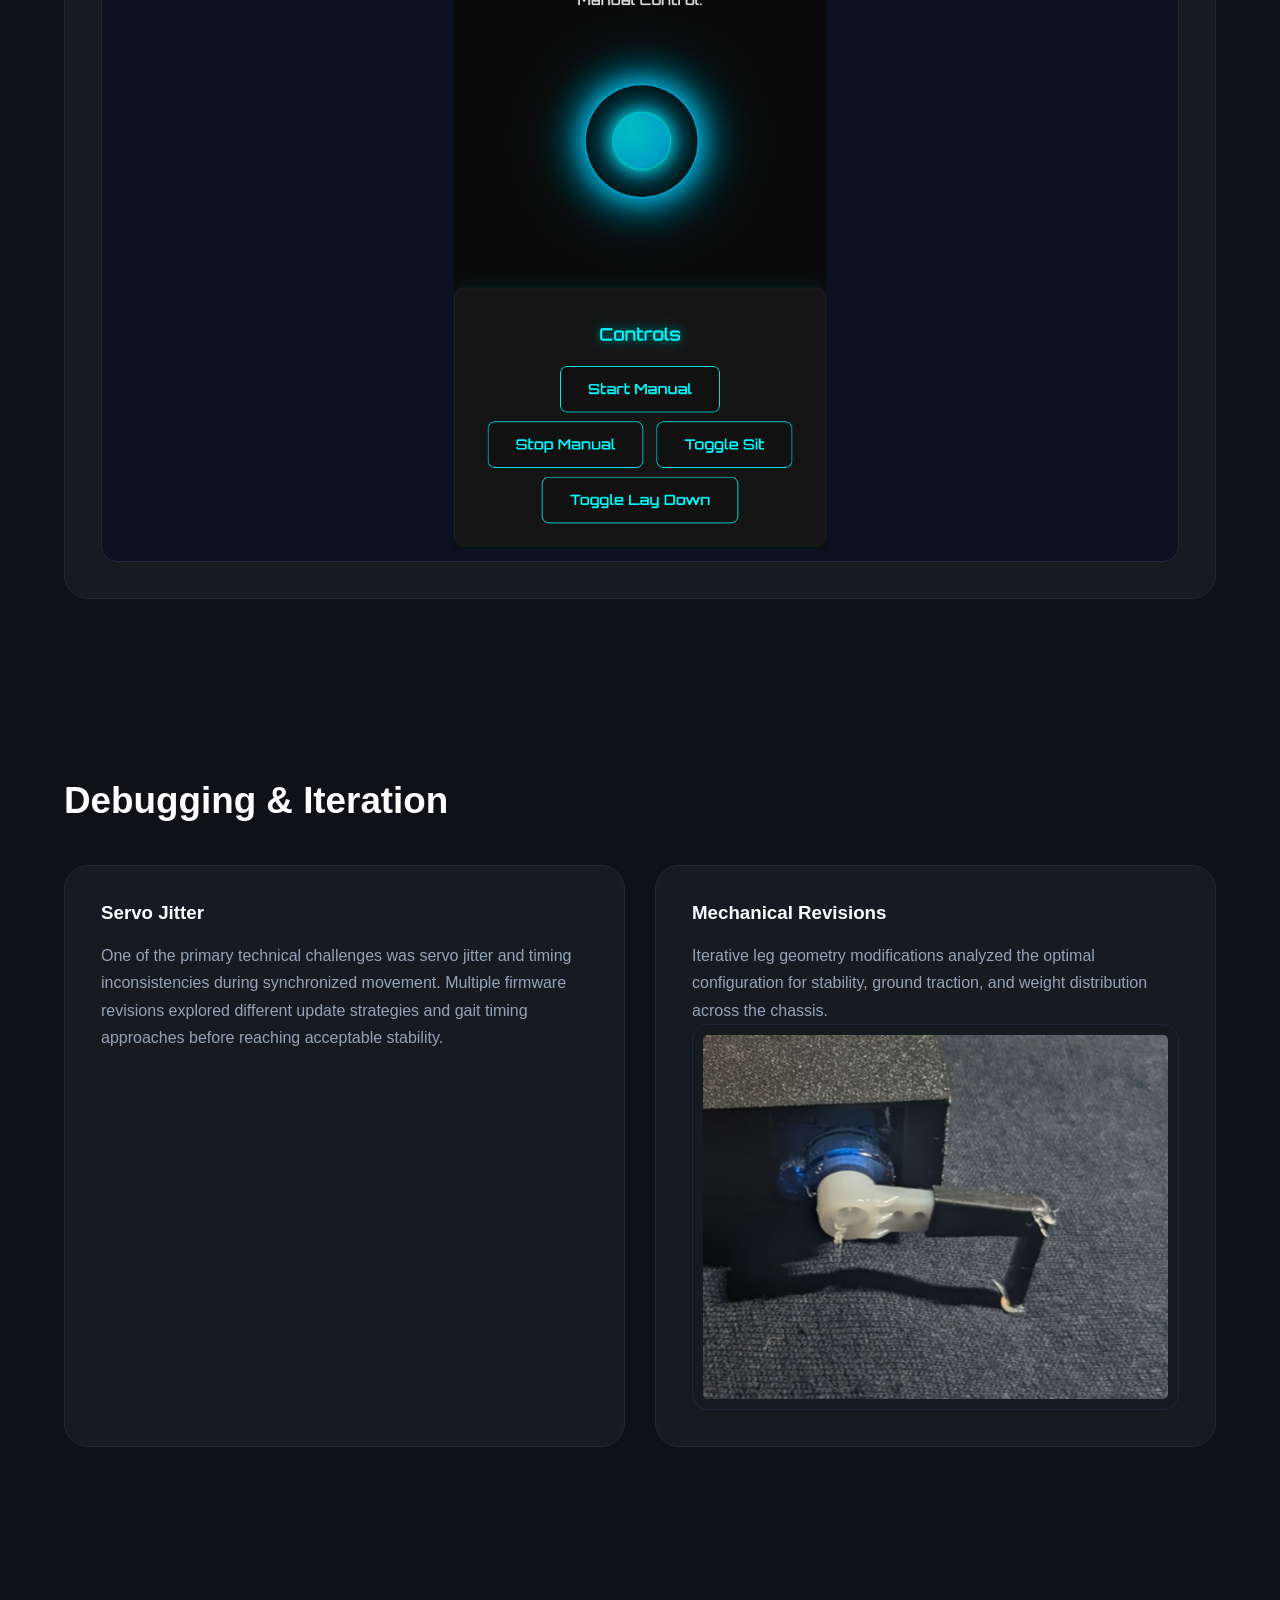
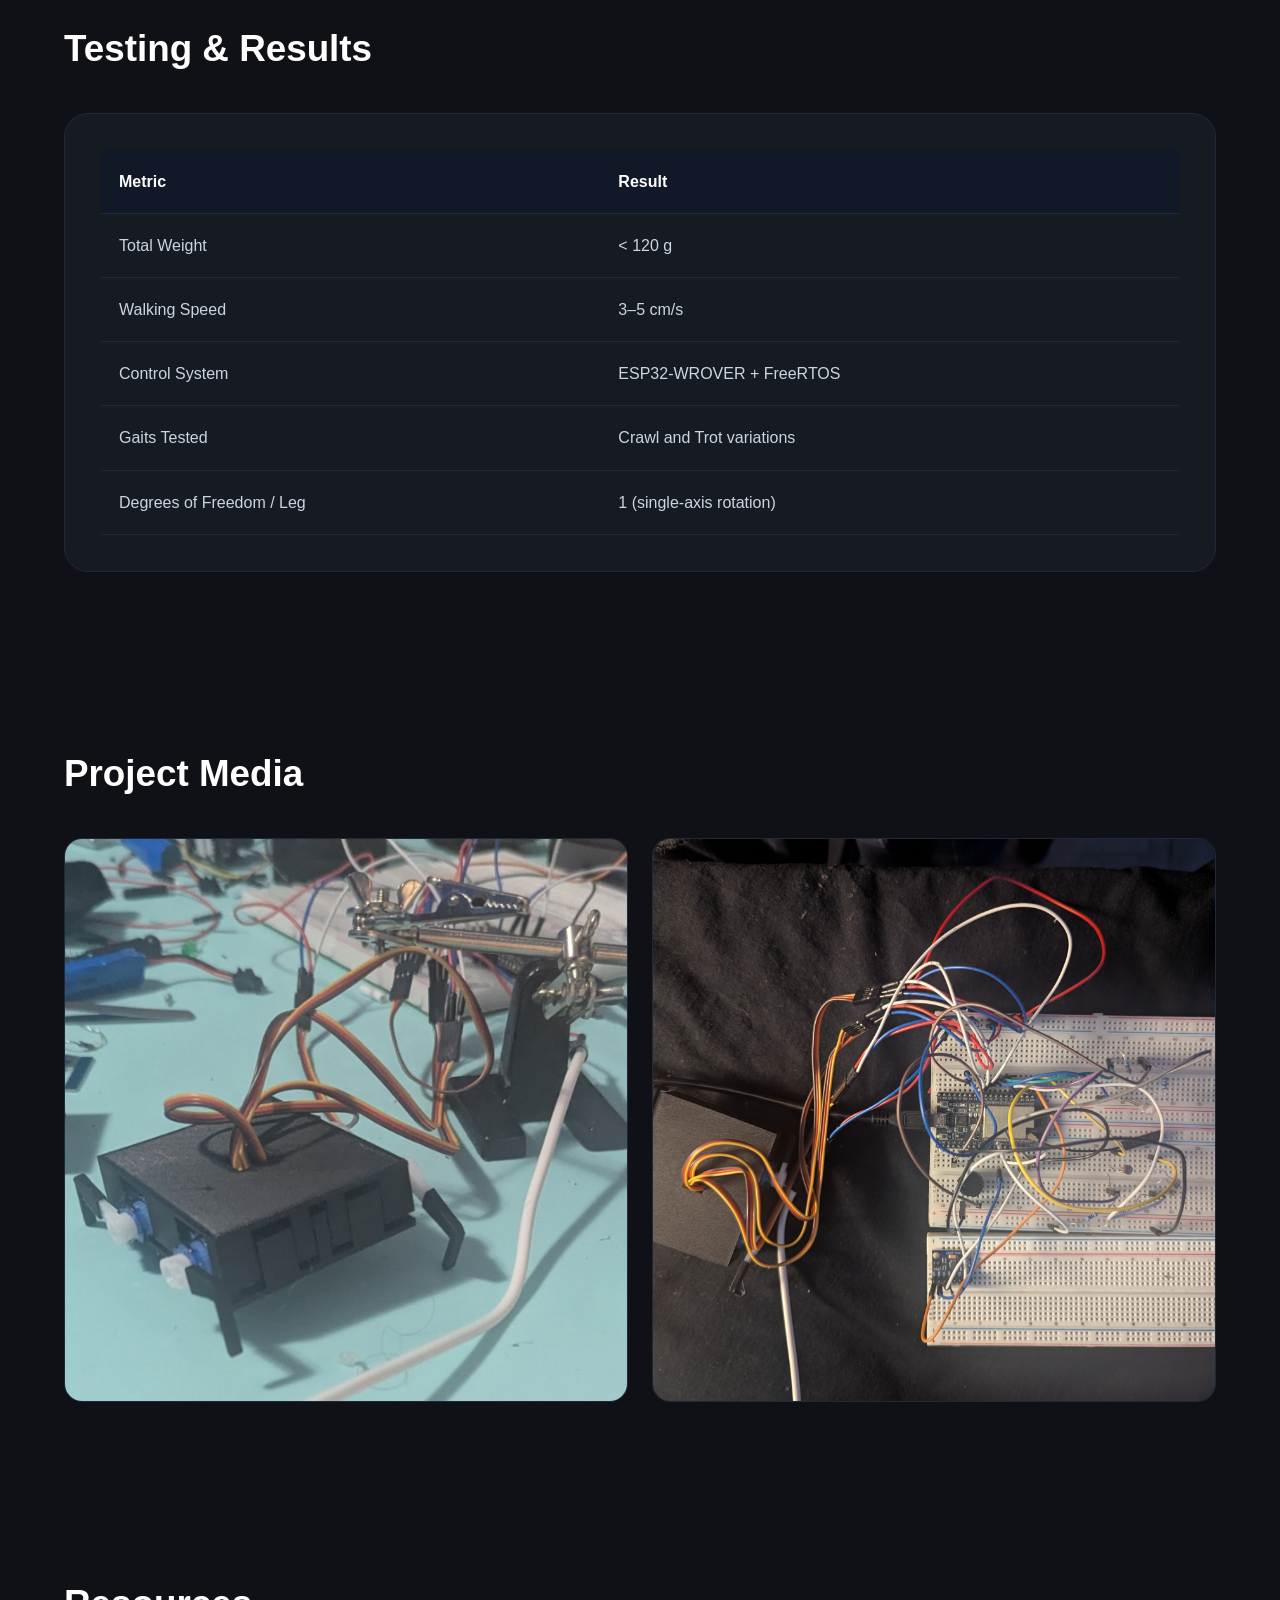
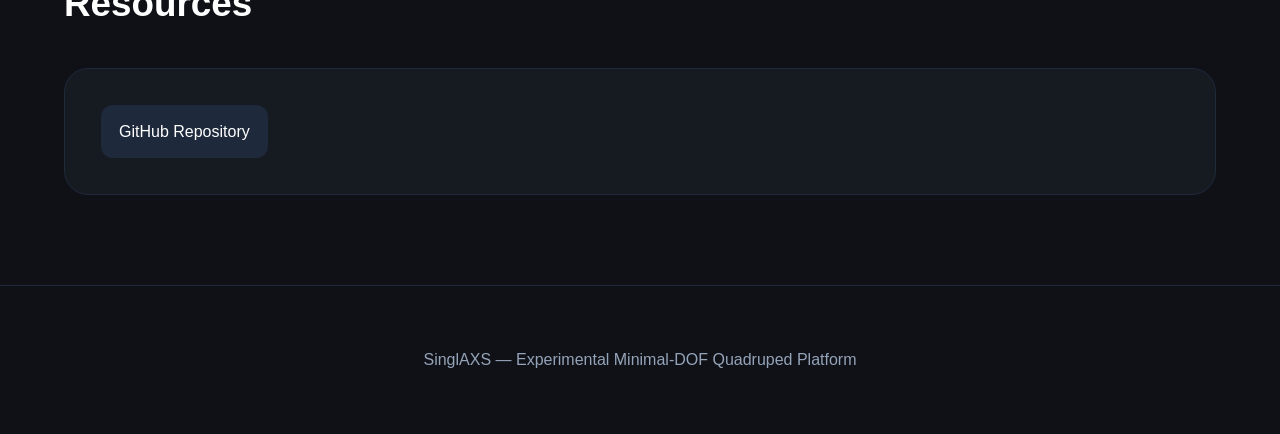
<file: projects/SinglAXS-robotics.html>
<!DOCTYPE html>
<html lang="en">

<head>
  <meta charset="UTF-8" />
  <meta name="viewport" content="width=device-width, initial-scale=1.0"/>
  <title>SinglAXS Quadruped — Sohum Nigam</title>
  <link rel="stylesheet" href="../assets/CSS/projects.css">
</head>

<body>

  <!-- NAV -->
  <nav class="project-nav">
    <a href="../index.html">← Home</a>
    <a href="../index.html#projects">Projects</a>
    <span class="divider">|</span>
    <span class="title">SinglAXS</span>
  </nav>

  <!-- HERO -->
  <header class="hero">

    <div class="container hero-content">

      <div class="hero-text">

        <h1>SinglAXS Quadruped</h1>

        <p class="hero-subtitle">
          Experimental 1-DOF quadruped robot exploring gait generation,
          locomotion stability, and minimal-actuation walking systems.
        </p>

        <p>
          SinglAXS was built to investigate how much walking functionality
          could be achieved with an intentionally constrained mechanical design.
          Rather than relying on complex inverse kinematics and multi-axis legs,
          the platform uses a single rotational axis per leg with direct-drive SG90 servos which
          forces the gait logic to do the heavy lifting.
        </p>

        <p class="project-date">
          Summer 2025
        </p>

        <div class="tags">
          <div class="tag">ESP32-WROVER</div>
          <div class="tag">Embedded C</div>
          <div class="tag">FreeRTOS</div>
          <div class="tag">Robotics</div>
          <div class="tag">Gait Design</div>
          <div class="tag">3D Printing</div>
        </div>

        <div class="hero-buttons">
          <a href="https://github.com/SohumNigam/SinglAXS" class="btn btn-primary">
            GitHub Repository
          </a>
        </div>

      </div>

      <div class="hero-image">
        <img src="../assets/Images/SinglAXS_Hero.png" alt="SinglAXS quadruped robot">
      </div>

    </div>

  </header>

  <!-- OVERVIEW -->
  <section>

    <div class="container">

      <div class="section-title">
        <h2>Project Overview</h2>
      </div>

      <div class="card">

        <p>
          Traditional quadruped robots commonly use multiple degrees of freedom per leg
          alongside advanced motion planning systems. SinglAXS intentionally reduced this
          complexity to explore whether stable walking behavior could emerge from a
          highly constrained platform and what that constraint reveals about gait design.
        </p>

        <p>
          The robot uses four SG90 servos, a lightweight 3D printed frame, and an ESP32-WROVER
          microcontroller running FreeRTOS-based gait logic. The project focused primarily on
          gait experimentation, timing synchronization, and mechanical iteration rather than
          producing a polished commercial-style product. Every design choice was made in service
          of learning.
        </p>

        <img
            class="project-image"
            src="../assets/Images/SinglAXS_Overview.png"
            alt="SinglAXS overview">

      </div>

    </div>

  </section>

  <!-- DESIGN GOALS -->
  <section>

    <div class="container">

      <div class="section-title">
        <h2>Design Goals</h2>
      </div>

      <div class="grid-3">

        <div class="card">
          <h3>Minimal Actuation</h3>
          <p>
            Each leg uses only a single rotational axis to simplify control logic
            and reduce mechanical complexity. This is the key constraint driving all other decisions.
          </p>
        </div>

        <div class="card">
          <h3>Rapid Iteration</h3>
          <p>
            The frame was optimized around lightweight 3D printed parts and
            direct-drive SG90 servos to allow fast physical redesign between experiments.
          </p>
        </div>

        <div class="card">
          <h3>Gait Experimentation</h3>
          <p>
            The project prioritized testing timing relationships, phase offsets,
            and locomotion stability over building toward any specific end application.
          </p>
        </div>

      </div>

    </div>

  </section>

  <!-- SYSTEM ARCHITECTURE -->
  <section>

    <div class="container">

      <div class="section-title">
        <h2>System Architecture</h2>
      </div>

        <div class="card">

          <h3>Embedded Pipeline</h3>

          <p>
            Motion sequencing and gait timing are implemented using FreeRTOS from various movement inputs.
            Different gait patterns are tested by modifying timing offsets,
            servo synchronization parameters, and stepping sequences in firmware
            without modifying the mechanical platform.
          </p>

          <p>
            The architecture prioritized modular gait testing and rapid iteration
            while also including specialized autonomy features.
          </p>
          
          <img
            class="project-image"
            src="../assets/Images/SinglAXS_Pipeline.png"
            alt="SinglAXS pipeline">

        </div>

      </div>


  </section>

  <!-- MECHANICAL DESIGN -->
  <section>

    <div class="container">

      <div class="section-title">
        <h2>Mechanical Design</h2>
      </div>

      <div class="card">

        <p>
          The mechanical structure was designed around the limitations of SG90 servos
          and single-axis leg movement. Emphasis was placed on keeping the frame lightweight
          while maintaining enough rigidity for repeatable gait experiments.
        </p>

        <p>
          Several iterations explored changes to body geometry, leg spacing, and mass
          placement to improve walking stability. Each revision informed the next,
          building an understanding of how mechanical parameters interact with gait timing.
        </p>

        <img
          class="project-image cad"
          src="../assets/Images/SinglAXS_CAD.png"
          alt="SinglAXS CAD render">

      </div>

    </div>

  </section>

  <!-- GAIT DEVELOPMENT -->
  <section>

    <div class="container">

      <div class="section-title">
        <h2>Gait Development</h2>
      </div>

      <div class="grid-2">

        <div class="card">
          <h3>Crawl Gait</h3>
          <p>
            Crawl-style gait patterns prioritized stability and continuous ground contact.
            These tests were useful for evaluating balance and servo synchronization under
            slower, more controllable movement conditions. Provided a stable baseline
            before attempting faster gaits.
          </p>
        </div>

        <div class="card">
          <h3>Trot Experiments</h3>
          <p>
            Faster trot-inspired stepping sequences improved forward speed but introduced
            stability challenges due to the platform's limited mechanical degrees of freedom.
            The trot experiments highlighted the tension between speed and stability that
            defines single-axis locomotion.
          </p>
        </div>

      </div>

    </div>

  </section>

  <!-- WEBSITE INTERFACE -->
  <section>

    <div class="container">

      <div class="section-title">
        <h2>Web Control Interface</h2>
      </div>

      <div class="card">

        <h3>Control &amp; Monitoring Interface</h3>

        <p>
          A lightweight browser-based interface was developed to assist with testing
          and system interaction during development. The interface allowed manual
          control of the robot and real-time gait parameter adjustment without
          requiring a firmware flash for every change.
        </p>

        <p>
          This dramatically sped up the iteration cycle during gait tuning experiments,
          and served as a useful debugging tool for isolating servo-timing issues.
        </p>

        <img
          class="project-image interface"
          src="../assets/Images/SinglAXS_Interface.png"
          alt="SinglAXS control interface screenshot">

      </div>

    </div>

  </section>

  <!-- DEBUGGING -->
  <section>

    <div class="container">

      <div class="section-title">
        <h2>Debugging &amp; Iteration</h2>
      </div>

      <div class="grid-2">

        <div class="card">

          <h3>Servo Jitter</h3>

          <p>
            One of the primary technical challenges was servo jitter and timing
            inconsistencies during synchronized movement. Multiple firmware revisions
            explored different update strategies and gait timing approaches before
            reaching acceptable stability.
          </p>

        </div>

        <div class="card">

          <h3>Mechanical Revisions</h3>

          <p>
            Iterative leg geometry modifications analyzed the optimal configuration
            for stability, ground traction, and weight distribution across the chassis.
          </p>

          <img
            class="project-image"
            src="../assets/Images/SinglAXS_Leg.png"
            alt="SinglAXS leg revision">

        </div>

      </div>

    </div>

  </section>

  <!-- TESTING -->
  <section>

    <div class="container">

      <div class="section-title">
        <h2>Testing &amp; Results</h2>
      </div>

      <div class="card">

        <table>
          <thead>
            <tr>
              <th>Metric</th>
              <th>Result</th>
            </tr>
          </thead>
          <tbody>
            <tr>
              <td>Total Weight</td>
              <td>&lt; 120 g</td>
            </tr>
            <tr>
              <td>Walking Speed</td>
              <td>3–5 cm/s</td>
            </tr>
            <tr>
              <td>Control System</td>
              <td>ESP32-WROVER + FreeRTOS</td>
            </tr>
            <tr>
              <td>Gaits Tested</td>
              <td>Crawl and Trot variations</td>
            </tr>
            <tr>
              <td>Degrees of Freedom / Leg</td>
              <td>1 (single-axis rotation)</td>
            </tr>
          </tbody>
        </table>

      </div>

    </div>

  </section>

  <!-- PROJECT MEDIA -->
  <section>

    <div class="container">

      <div class="section-title">
        <h2>Project Media</h2>
      </div>

      <div class="grid-2 gallery">

        <img
          src="../assets/Images/SinglAXS_Walking.png"
          alt="Walking test">

        <img
          src="../assets/Images/SinglAXS_Desk.jpg"
          alt="Workbench prototype">

      </div>

    </div>

  </section>

  <!-- RESOURCES -->
  <section>

    <div class="container">

      <div class="section-title">
        <h2>Resources</h2>
      </div>

      <div class="card">
        <div class="resource-links">
          <a href="https://github.com/SohumNigam/SinglAXS">GitHub Repository</a>
        </div>
      </div>

    </div>

  </section>

  <!-- FOOTER -->
  <footer>
    <p>SinglAXS — Experimental Minimal-DOF Quadruped Platform</p>
  </footer>

</body>
</html>
</file>
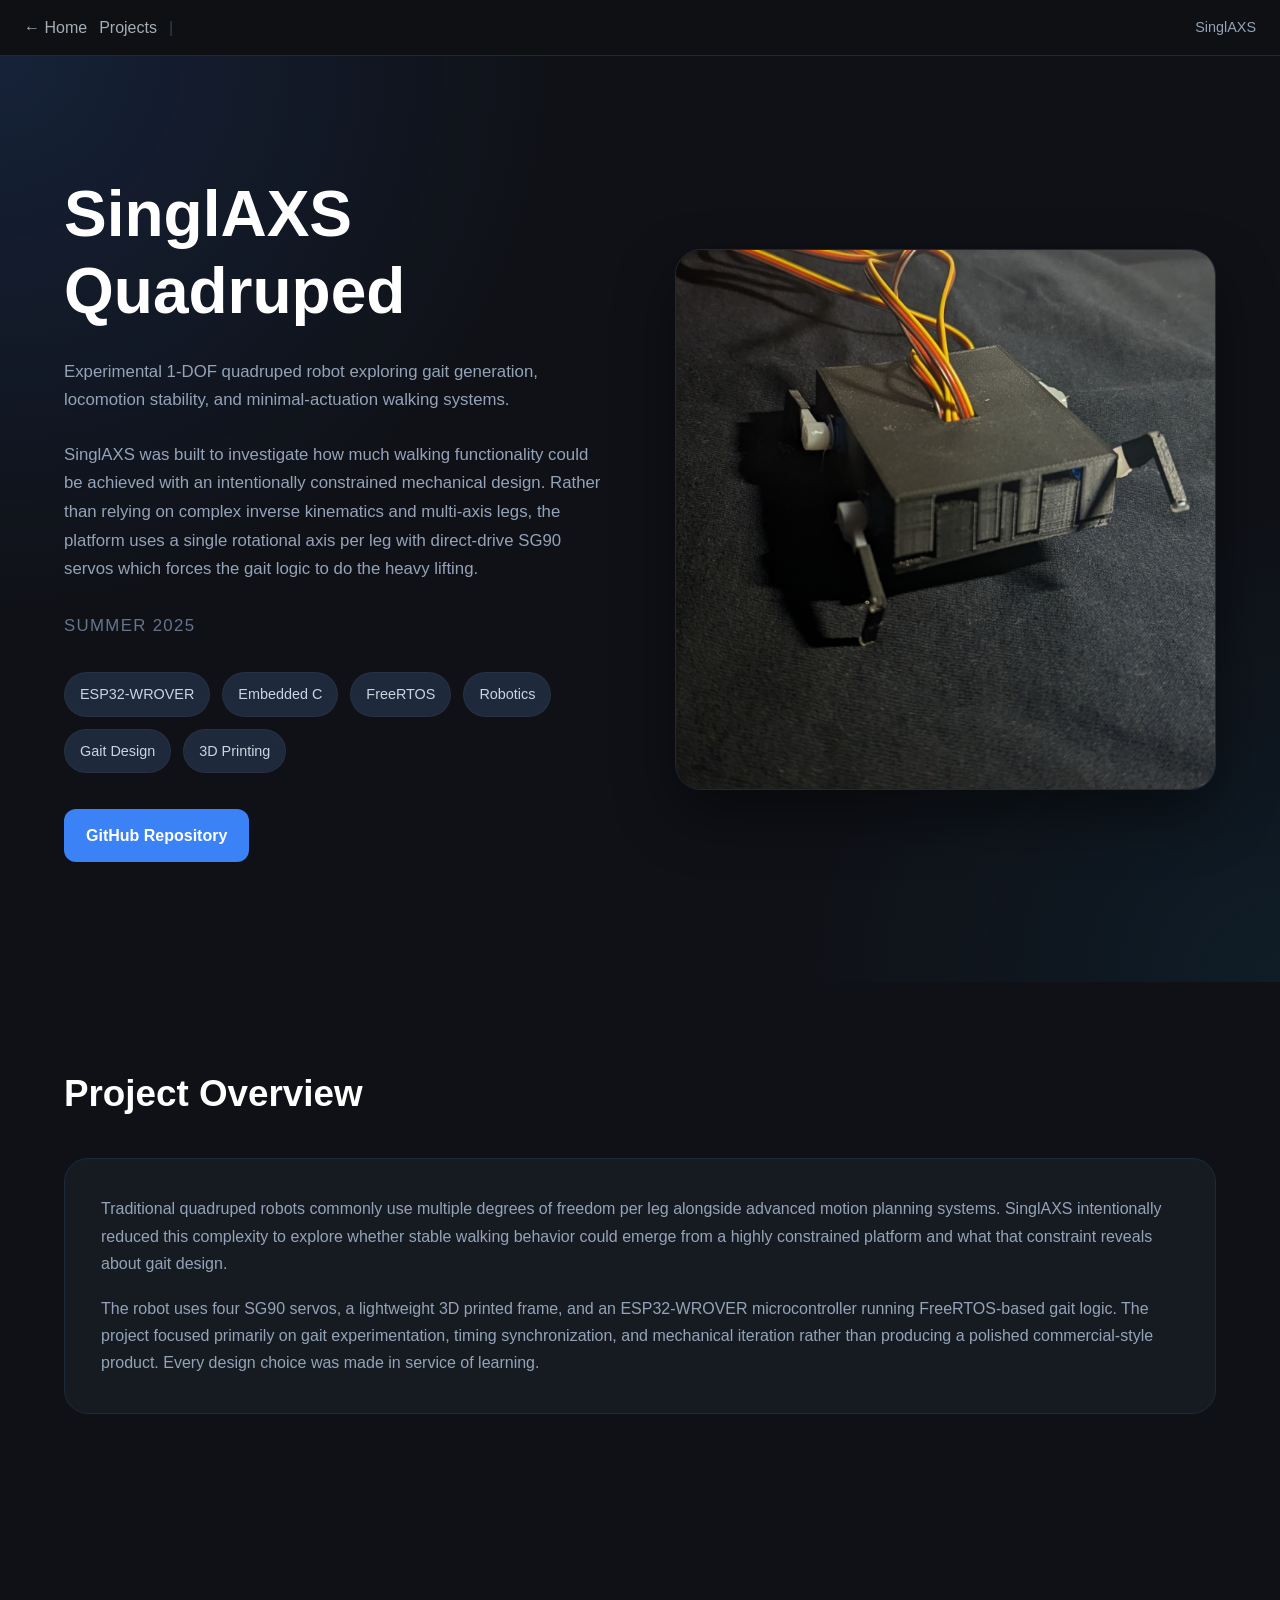
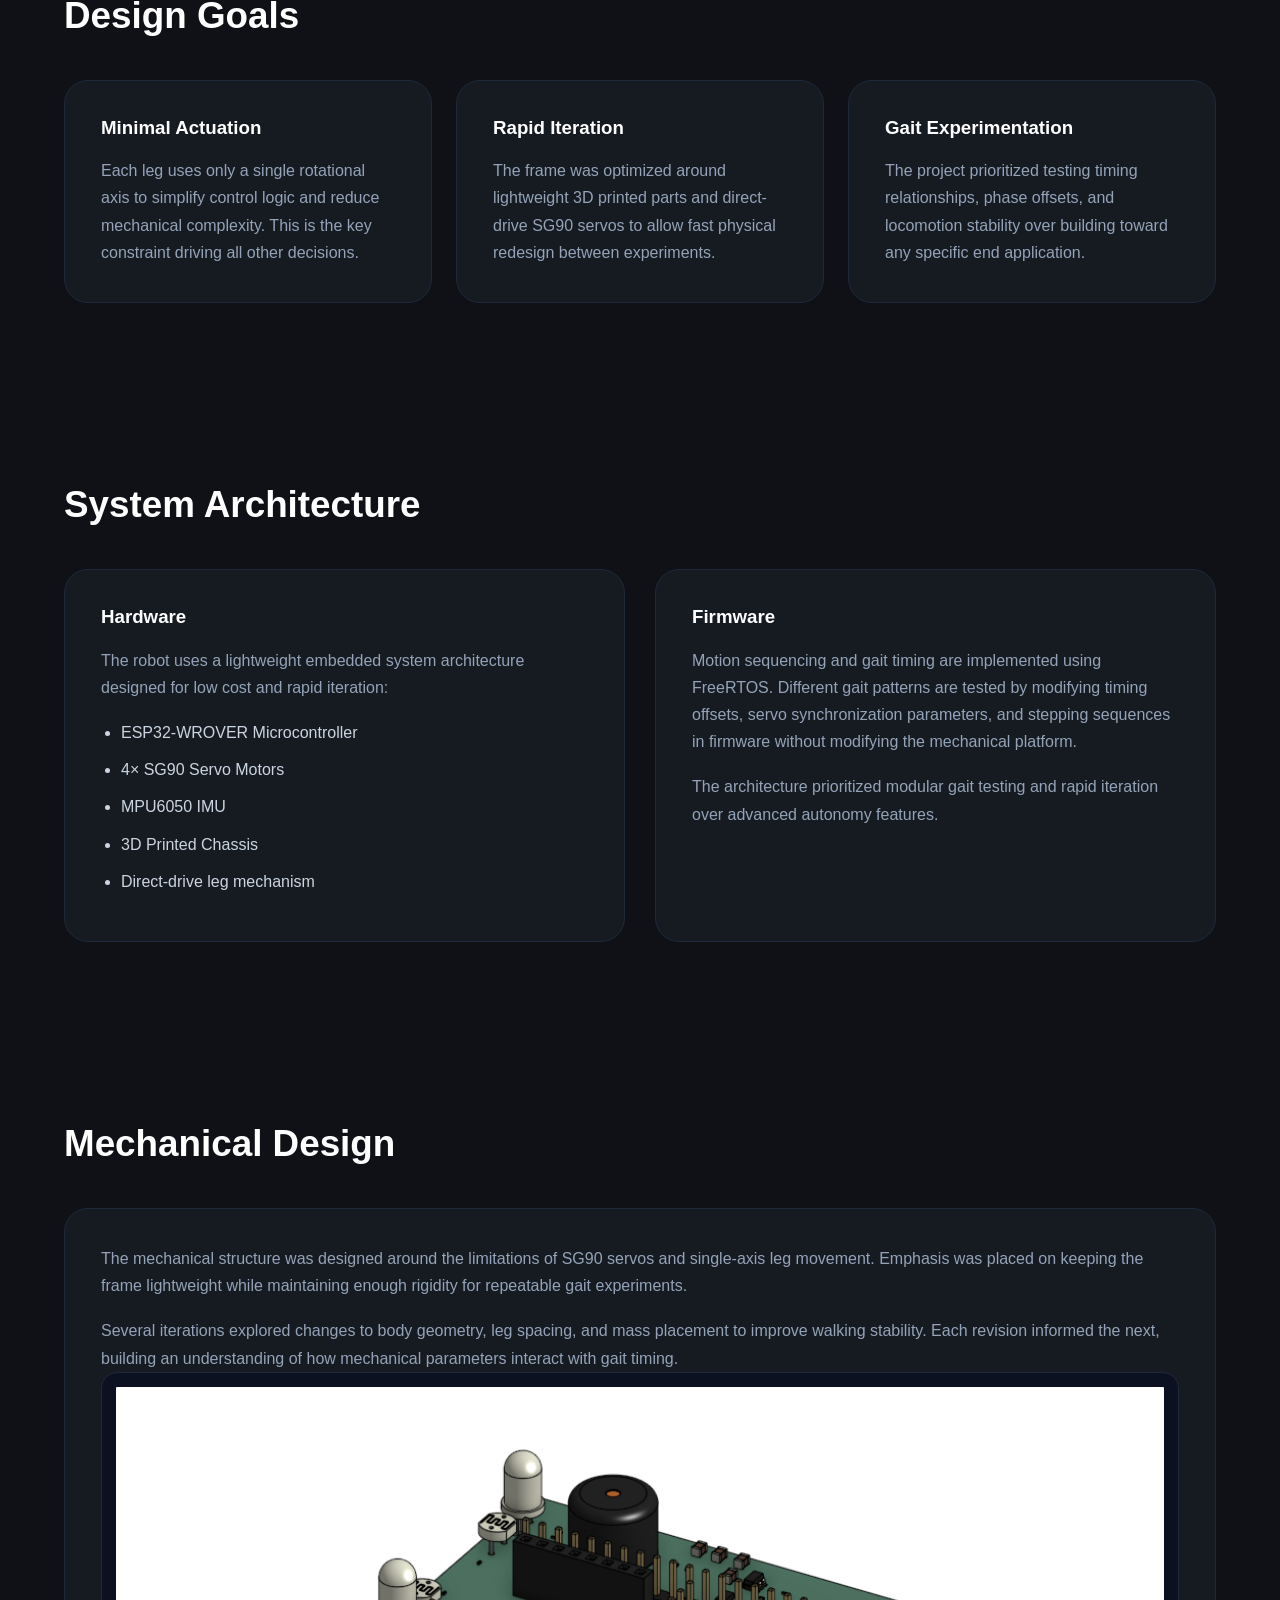
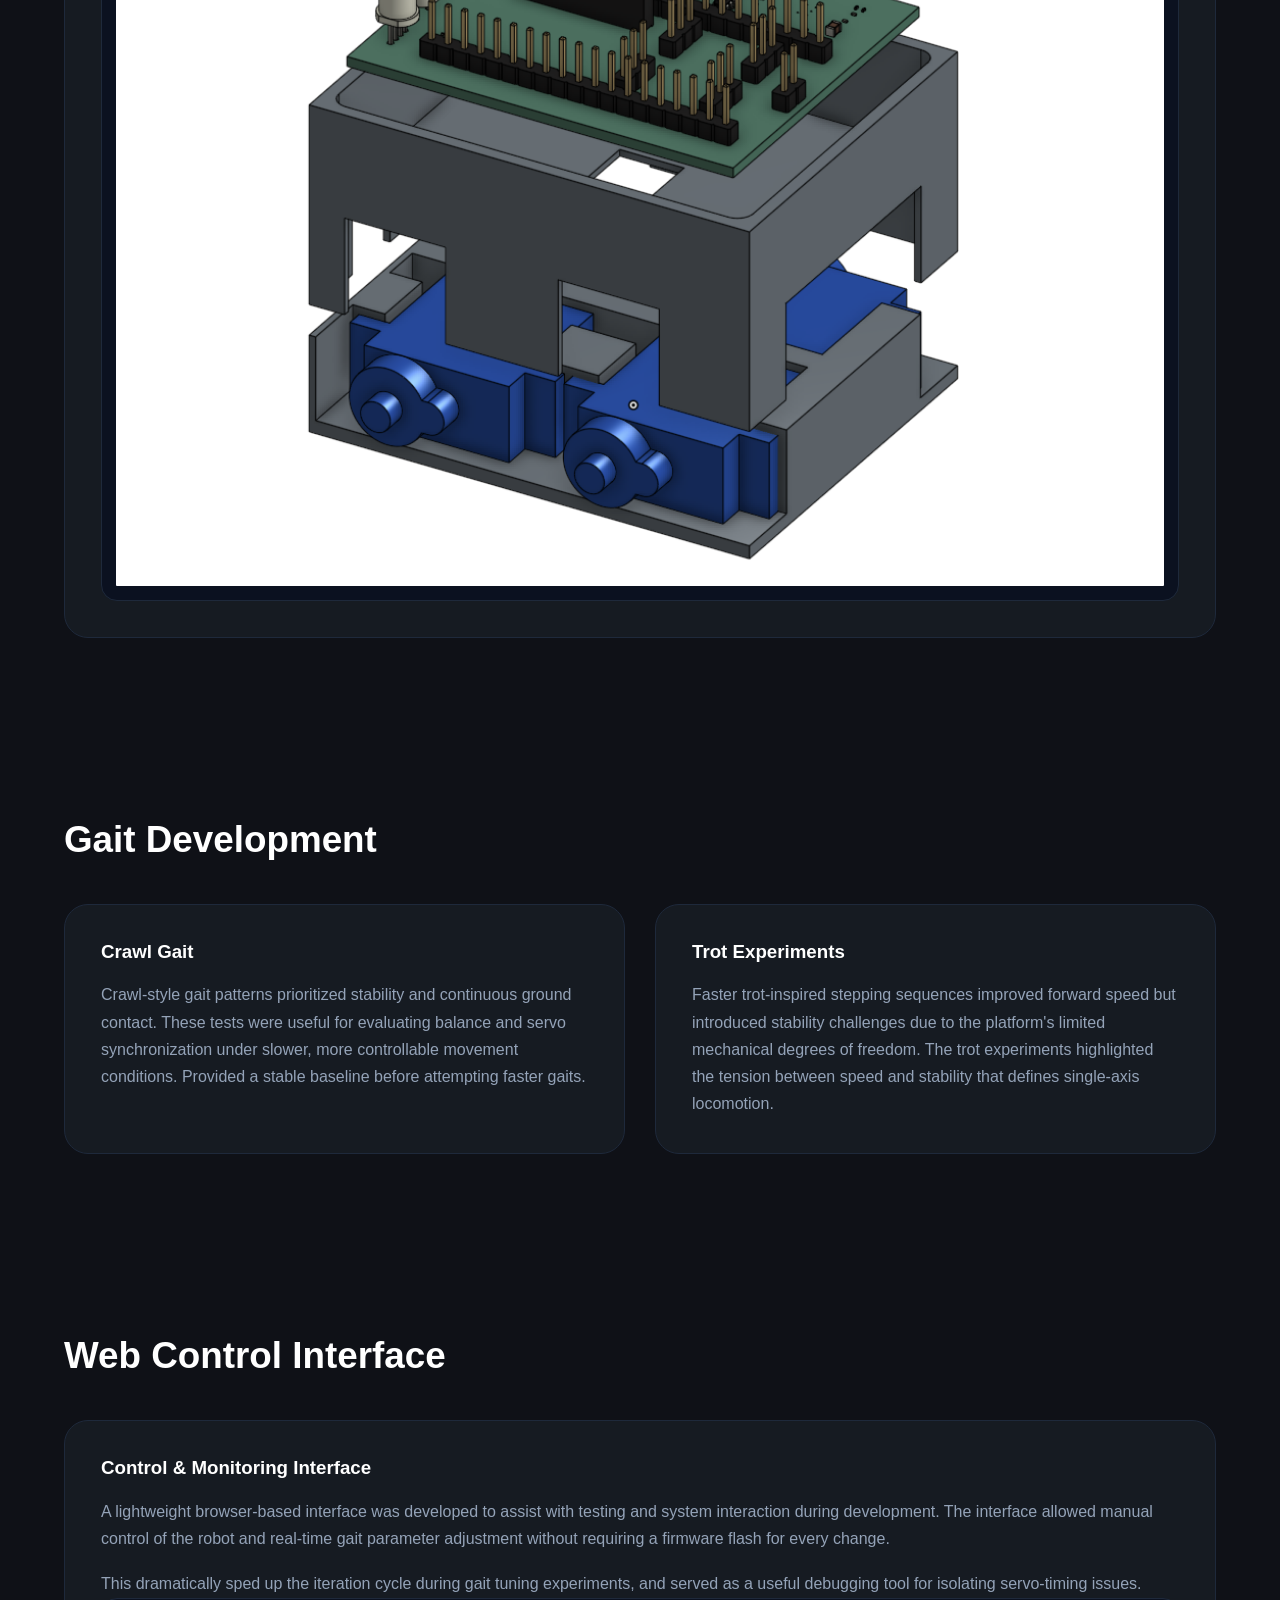
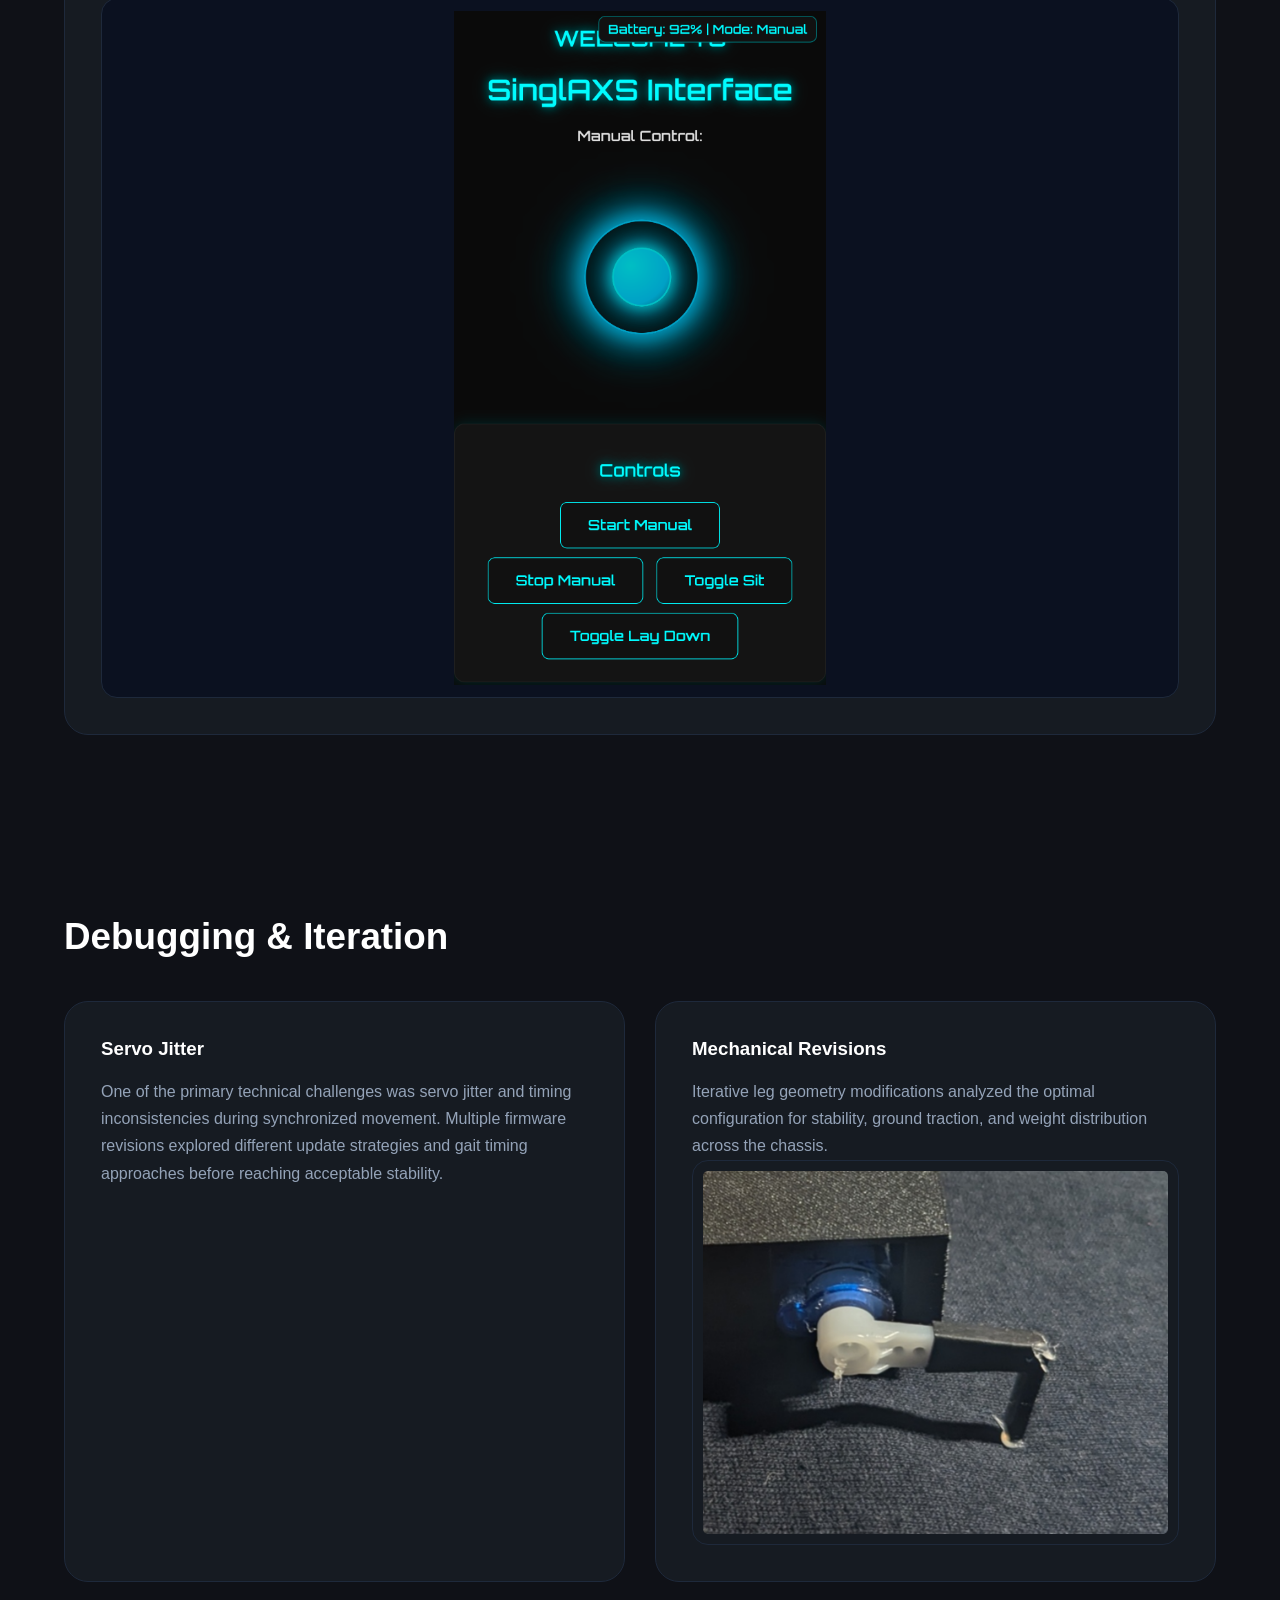
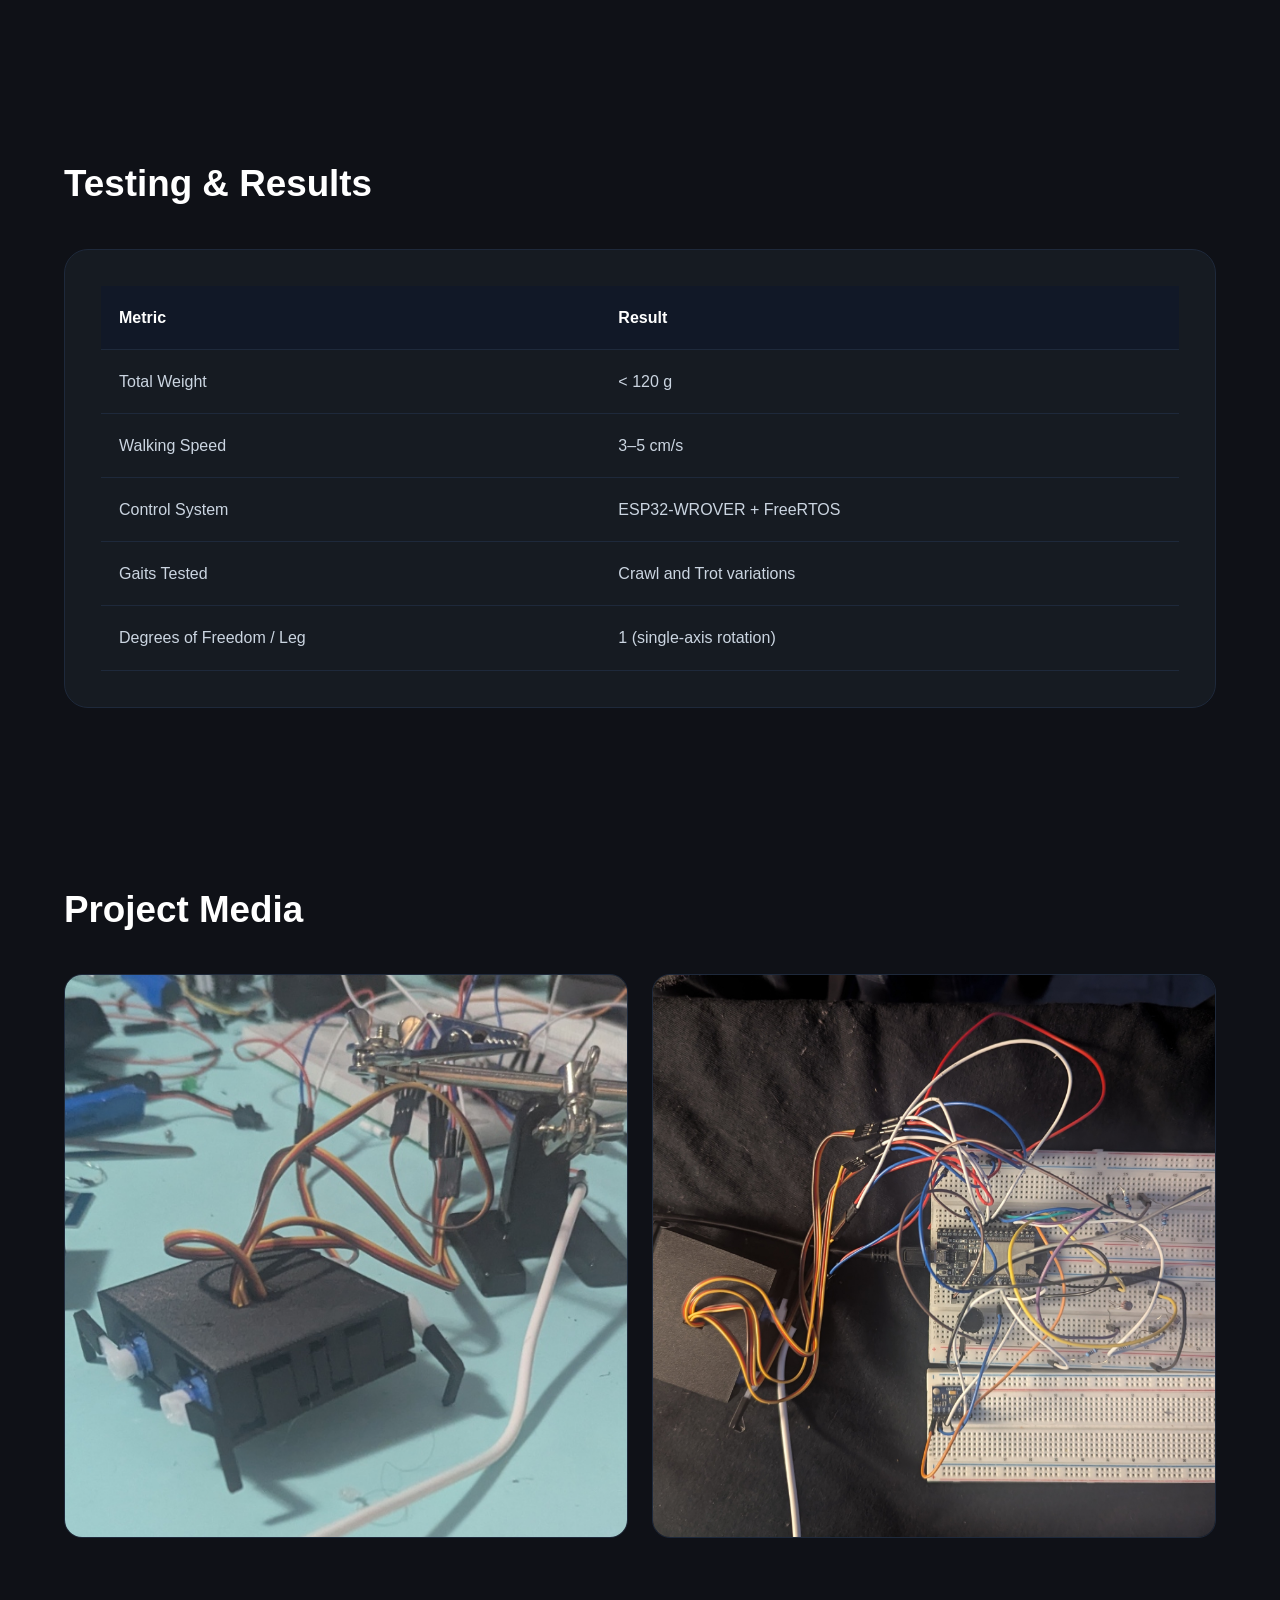
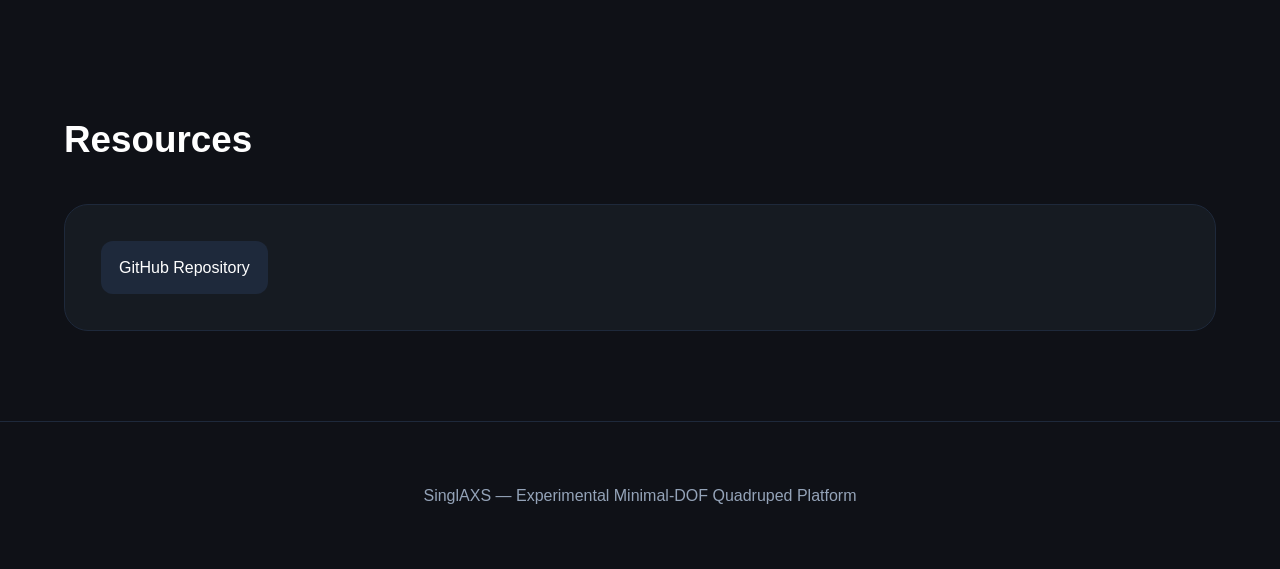
<file: projects/SinglAXS.html>
<!DOCTYPE html>
<html lang="en">

<head>
  <meta charset="UTF-8" />
  <meta name="viewport" content="width=device-width, initial-scale=1.0"/>
  <title>SinglAXS Quadruped — Sohum Nigam</title>
  <link rel="stylesheet" href="../assets/CSS/SinglAXS_style.css">
</head>

<body>

  <!-- NAV -->
  <nav class="project-nav">
    <a href="../index.html">← Home</a>
    <a href="../index.html#projects">Projects</a>
    <span class="divider">|</span>
    <span class="title">SinglAXS</span>
  </nav>

  <!-- HERO -->
  <header class="hero">

    <div class="container hero-content">

      <div class="hero-text">

        <h1>SinglAXS Quadruped</h1>

        <p class="hero-subtitle">
          Experimental 1-DOF quadruped robot exploring gait generation,
          locomotion stability, and minimal-actuation walking systems.
        </p>

        <p>
          SinglAXS was built to investigate how much walking functionality
          could be achieved with an intentionally constrained mechanical design.
          Rather than relying on complex inverse kinematics and multi-axis legs,
          the platform uses a single rotational axis per leg with direct-drive SG90 servos which
          forces the gait logic to do the heavy lifting.
        </p>

        <p class="project-date">
          Summer 2025
        </p>

        <div class="tags">
          <div class="tag">ESP32-WROVER</div>
          <div class="tag">Embedded C</div>
          <div class="tag">FreeRTOS</div>
          <div class="tag">Robotics</div>
          <div class="tag">Gait Design</div>
          <div class="tag">3D Printing</div>
        </div>

        <div class="hero-buttons">
          <a href="https://github.com/SohumNigam/SinglAXS" class="btn btn-primary">
            GitHub Repository
          </a>
        </div>

      </div>

      <div class="hero-image">
        <img src="../assets/Images/SinglAXS_Hero.png" alt="SinglAXS quadruped robot">
      </div>

    </div>

  </header>

  <!-- OVERVIEW -->
  <section>

    <div class="container">

      <div class="section-title">
        <h2>Project Overview</h2>
      </div>

      <div class="card">

        <p>
          Traditional quadruped robots commonly use multiple degrees of freedom per leg
          alongside advanced motion planning systems. SinglAXS intentionally reduced this
          complexity to explore whether stable walking behavior could emerge from a
          highly constrained platform and what that constraint reveals about gait design.
        </p>

        <p>
          The robot uses four SG90 servos, a lightweight 3D printed frame, and an ESP32-WROVER
          microcontroller running FreeRTOS-based gait logic. The project focused primarily on
          gait experimentation, timing synchronization, and mechanical iteration rather than
          producing a polished commercial-style product. Every design choice was made in service
          of learning.
        </p>

      </div>

    </div>

  </section>

  <!-- DESIGN GOALS -->
  <section>

    <div class="container">

      <div class="section-title">
        <h2>Design Goals</h2>
      </div>

      <div class="grid-3">

        <div class="card">
          <h3>Minimal Actuation</h3>
          <p>
            Each leg uses only a single rotational axis to simplify control logic
            and reduce mechanical complexity. This is the key constraint driving all other decisions.
          </p>
        </div>

        <div class="card">
          <h3>Rapid Iteration</h3>
          <p>
            The frame was optimized around lightweight 3D printed parts and
            direct-drive SG90 servos to allow fast physical redesign between experiments.
          </p>
        </div>

        <div class="card">
          <h3>Gait Experimentation</h3>
          <p>
            The project prioritized testing timing relationships, phase offsets,
            and locomotion stability over building toward any specific end application.
          </p>
        </div>

      </div>

    </div>

  </section>

  <!-- SYSTEM ARCHITECTURE -->
  <section>

    <div class="container">

      <div class="section-title">
        <h2>System Architecture</h2>
      </div>

      <div class="grid-2">

        <div class="card">

          <h3>Hardware</h3>

          <p>
            The robot uses a lightweight embedded system architecture designed
            for low cost and rapid iteration:
          </p>

          <ul>
            <li>ESP32-WROVER Microcontroller</li>
            <li>4× SG90 Servo Motors</li>
            <li>MPU6050 IMU</li>
            <li>3D Printed Chassis</li>
            <li>Direct-drive leg mechanism</li>
          </ul>

        </div>

        <div class="card">

          <h3>Firmware</h3>

          <p>
            Motion sequencing and gait timing are implemented using FreeRTOS.
            Different gait patterns are tested by modifying timing offsets,
            servo synchronization parameters, and stepping sequences in firmware
            without modifying the mechanical platform.
          </p>

          <p>
            The architecture prioritized modular gait testing and rapid iteration
            over advanced autonomy features.
          </p>

        </div>

      </div>

    </div>

  </section>

  <!-- MECHANICAL DESIGN -->
  <section>

    <div class="container">

      <div class="section-title">
        <h2>Mechanical Design</h2>
      </div>

      <div class="card">

        <p>
          The mechanical structure was designed around the limitations of SG90 servos
          and single-axis leg movement. Emphasis was placed on keeping the frame lightweight
          while maintaining enough rigidity for repeatable gait experiments.
        </p>

        <p>
          Several iterations explored changes to body geometry, leg spacing, and mass
          placement to improve walking stability. Each revision informed the next,
          building an understanding of how mechanical parameters interact with gait timing.
        </p>

        <img
          class="project-image cad"
          src="../assets/Images/SinglAXS_CAD.png"
          alt="SinglAXS CAD render">

      </div>

    </div>

  </section>

  <!-- GAIT DEVELOPMENT -->
  <section>

    <div class="container">

      <div class="section-title">
        <h2>Gait Development</h2>
      </div>

      <div class="grid-2">

        <div class="card">
          <h3>Crawl Gait</h3>
          <p>
            Crawl-style gait patterns prioritized stability and continuous ground contact.
            These tests were useful for evaluating balance and servo synchronization under
            slower, more controllable movement conditions. Provided a stable baseline
            before attempting faster gaits.
          </p>
        </div>

        <div class="card">
          <h3>Trot Experiments</h3>
          <p>
            Faster trot-inspired stepping sequences improved forward speed but introduced
            stability challenges due to the platform's limited mechanical degrees of freedom.
            The trot experiments highlighted the tension between speed and stability that
            defines single-axis locomotion.
          </p>
        </div>

      </div>

    </div>

  </section>

  <!-- WEBSITE INTERFACE -->
  <section>

    <div class="container">

      <div class="section-title">
        <h2>Web Control Interface</h2>
      </div>

      <div class="card">

        <h3>Control &amp; Monitoring Interface</h3>

        <p>
          A lightweight browser-based interface was developed to assist with testing
          and system interaction during development. The interface allowed manual
          control of the robot and real-time gait parameter adjustment without
          requiring a firmware flash for every change.
        </p>

        <p>
          This dramatically sped up the iteration cycle during gait tuning experiments,
          and served as a useful debugging tool for isolating servo-timing issues.
        </p>

        <img
          class="project-image interface"
          src="../assets/Images/SinglAXS_Interface.png"
          alt="SinglAXS control interface screenshot">

      </div>

    </div>

  </section>

  <!-- DEBUGGING -->
  <section>

    <div class="container">

      <div class="section-title">
        <h2>Debugging &amp; Iteration</h2>
      </div>

      <div class="grid-2">

        <div class="card">

          <h3>Servo Jitter</h3>

          <p>
            One of the primary technical challenges was servo jitter and timing
            inconsistencies during synchronized movement. Multiple firmware revisions
            explored different update strategies and gait timing approaches before
            reaching acceptable stability.
          </p>

        </div>

        <div class="card">

          <h3>Mechanical Revisions</h3>

          <p>
            Iterative leg geometry modifications analyzed the optimal configuration
            for stability, ground traction, and weight distribution across the chassis.
          </p>

          <img
            class="project-image"
            src="../assets/Images/SinglAXS_Leg.png"
            alt="SinglAXS leg revision">

        </div>

      </div>

    </div>

  </section>

  <!-- TESTING -->
  <section>

    <div class="container">

      <div class="section-title">
        <h2>Testing &amp; Results</h2>
      </div>

      <div class="card">

        <table>
          <thead>
            <tr>
              <th>Metric</th>
              <th>Result</th>
            </tr>
          </thead>
          <tbody>
            <tr>
              <td>Total Weight</td>
              <td>&lt; 120 g</td>
            </tr>
            <tr>
              <td>Walking Speed</td>
              <td>3–5 cm/s</td>
            </tr>
            <tr>
              <td>Control System</td>
              <td>ESP32-WROVER + FreeRTOS</td>
            </tr>
            <tr>
              <td>Gaits Tested</td>
              <td>Crawl and Trot variations</td>
            </tr>
            <tr>
              <td>Degrees of Freedom / Leg</td>
              <td>1 (single-axis rotation)</td>
            </tr>
          </tbody>
        </table>

      </div>

    </div>

  </section>

  <!-- PROJECT MEDIA -->
  <section>

    <div class="container">

      <div class="section-title">
        <h2>Project Media</h2>
      </div>

      <div class="grid-2 gallery">

        <img
          src="../assets/Images/SinglAXS_Walking.png"
          alt="Walking test">

        <img
          src="../assets/Images/SinglAXS_Desk.jpg"
          alt="Workbench prototype">

      </div>

    </div>

  </section>

  <!-- RESOURCES -->
  <section>

    <div class="container">

      <div class="section-title">
        <h2>Resources</h2>
      </div>

      <div class="card">
        <div class="resource-links">
          <a href="https://github.com/SohumNigam/SinglAXS">GitHub Repository</a>
        </div>
      </div>

    </div>

  </section>

  <!-- FOOTER -->
  <footer>
    <p>SinglAXS — Experimental Minimal-DOF Quadruped Platform</p>
  </footer>

</body>
</html>
</file>
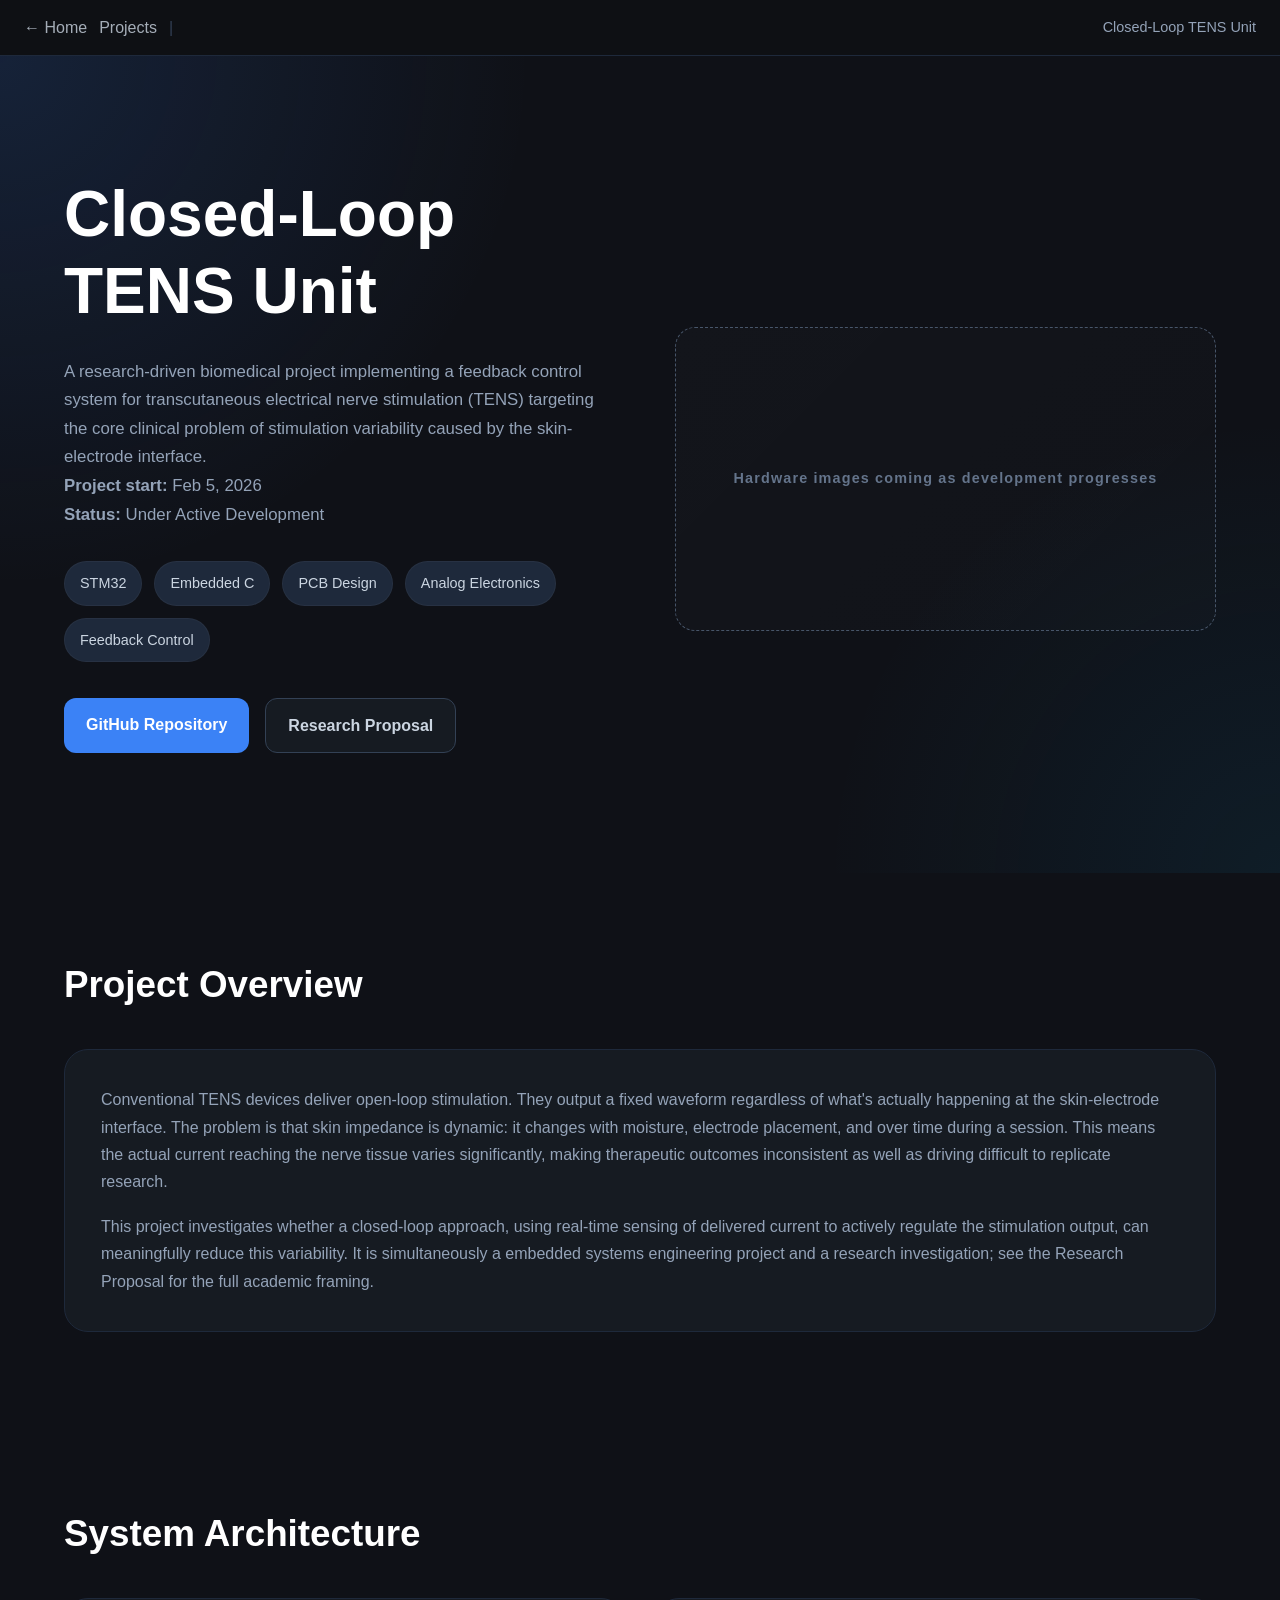
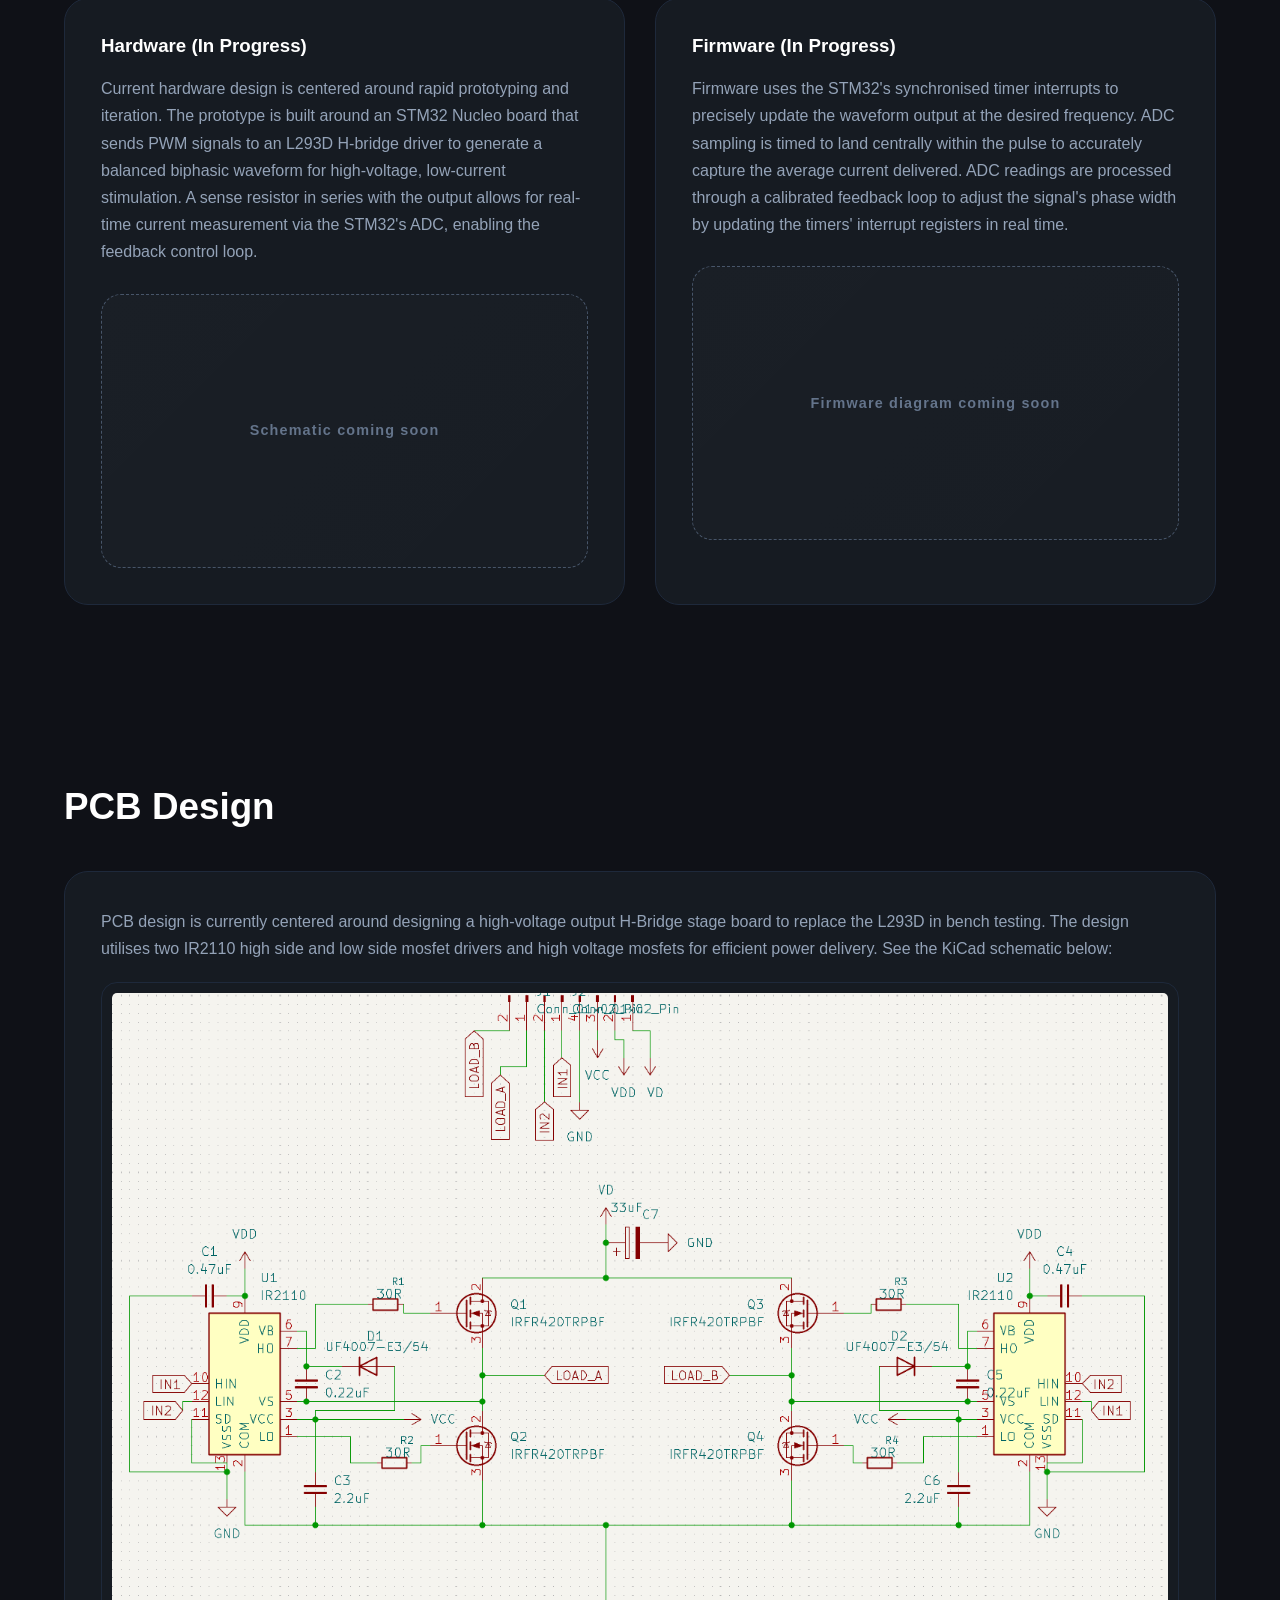
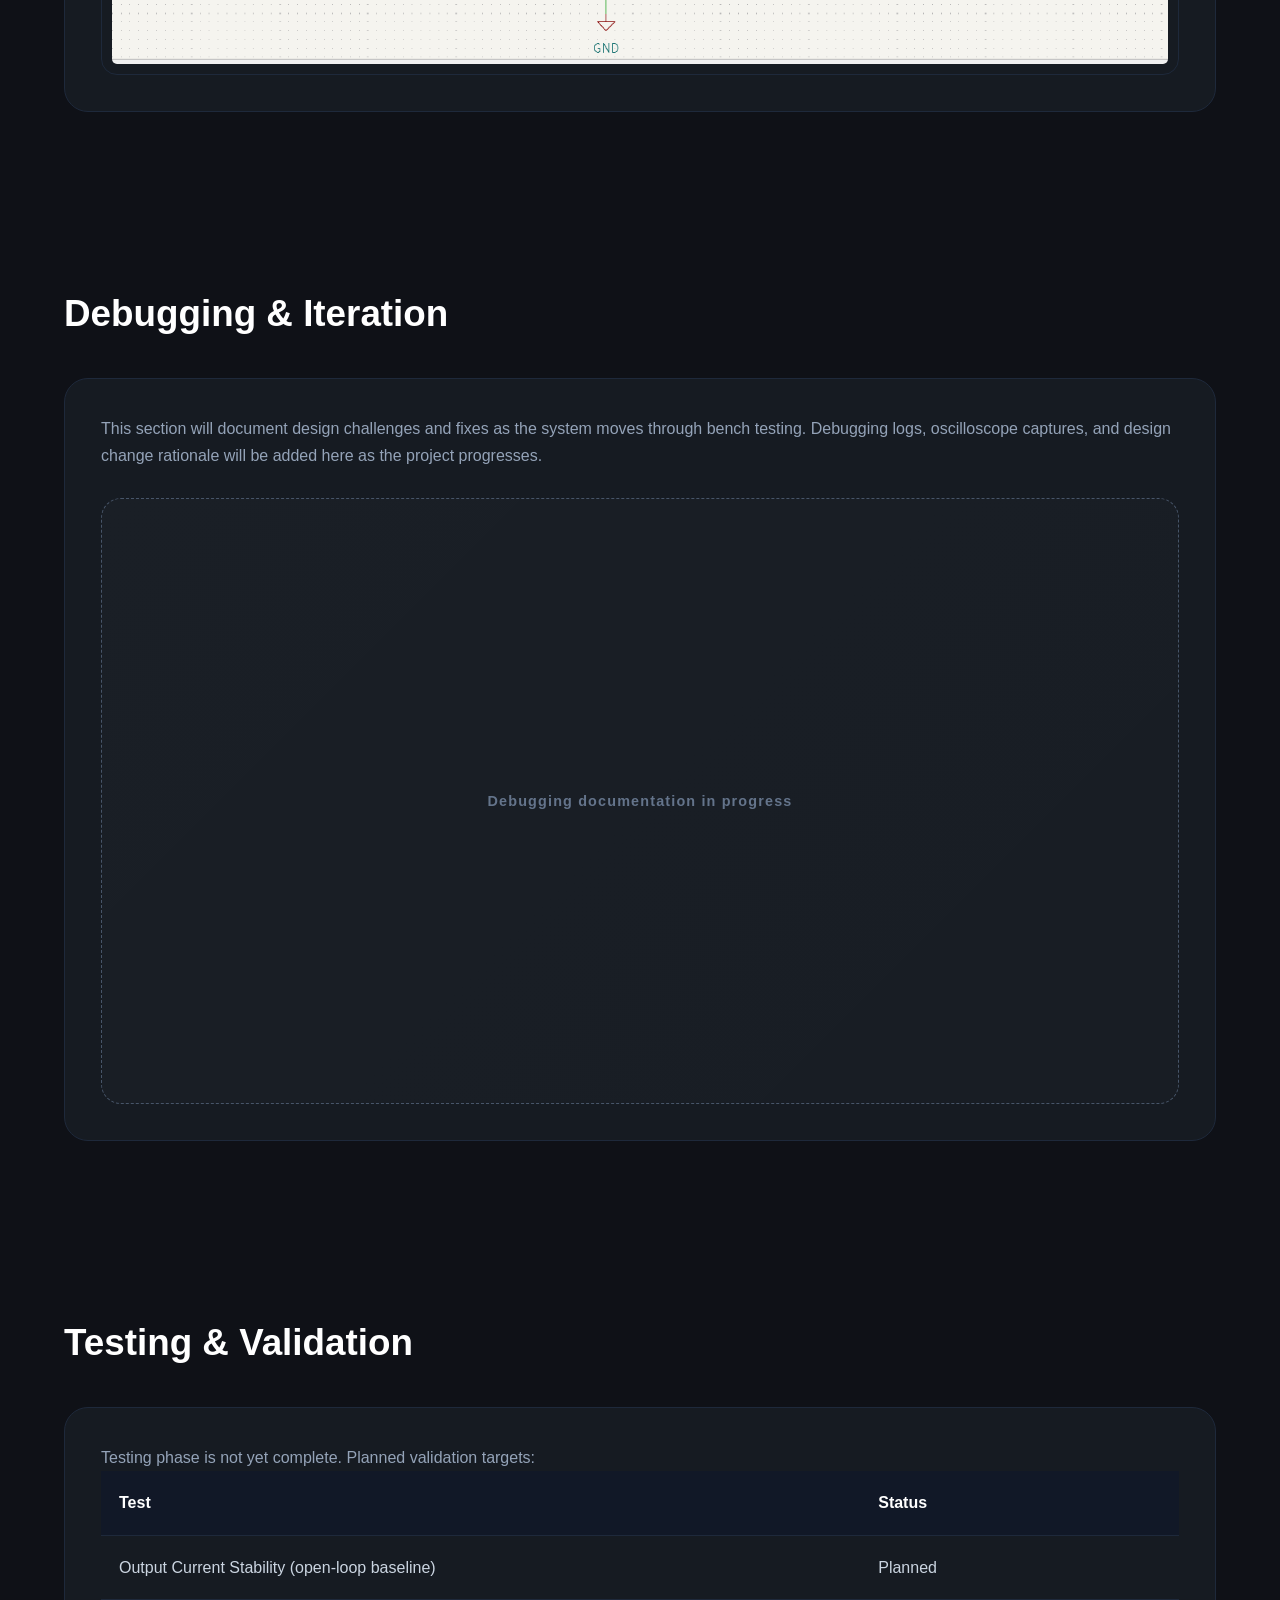
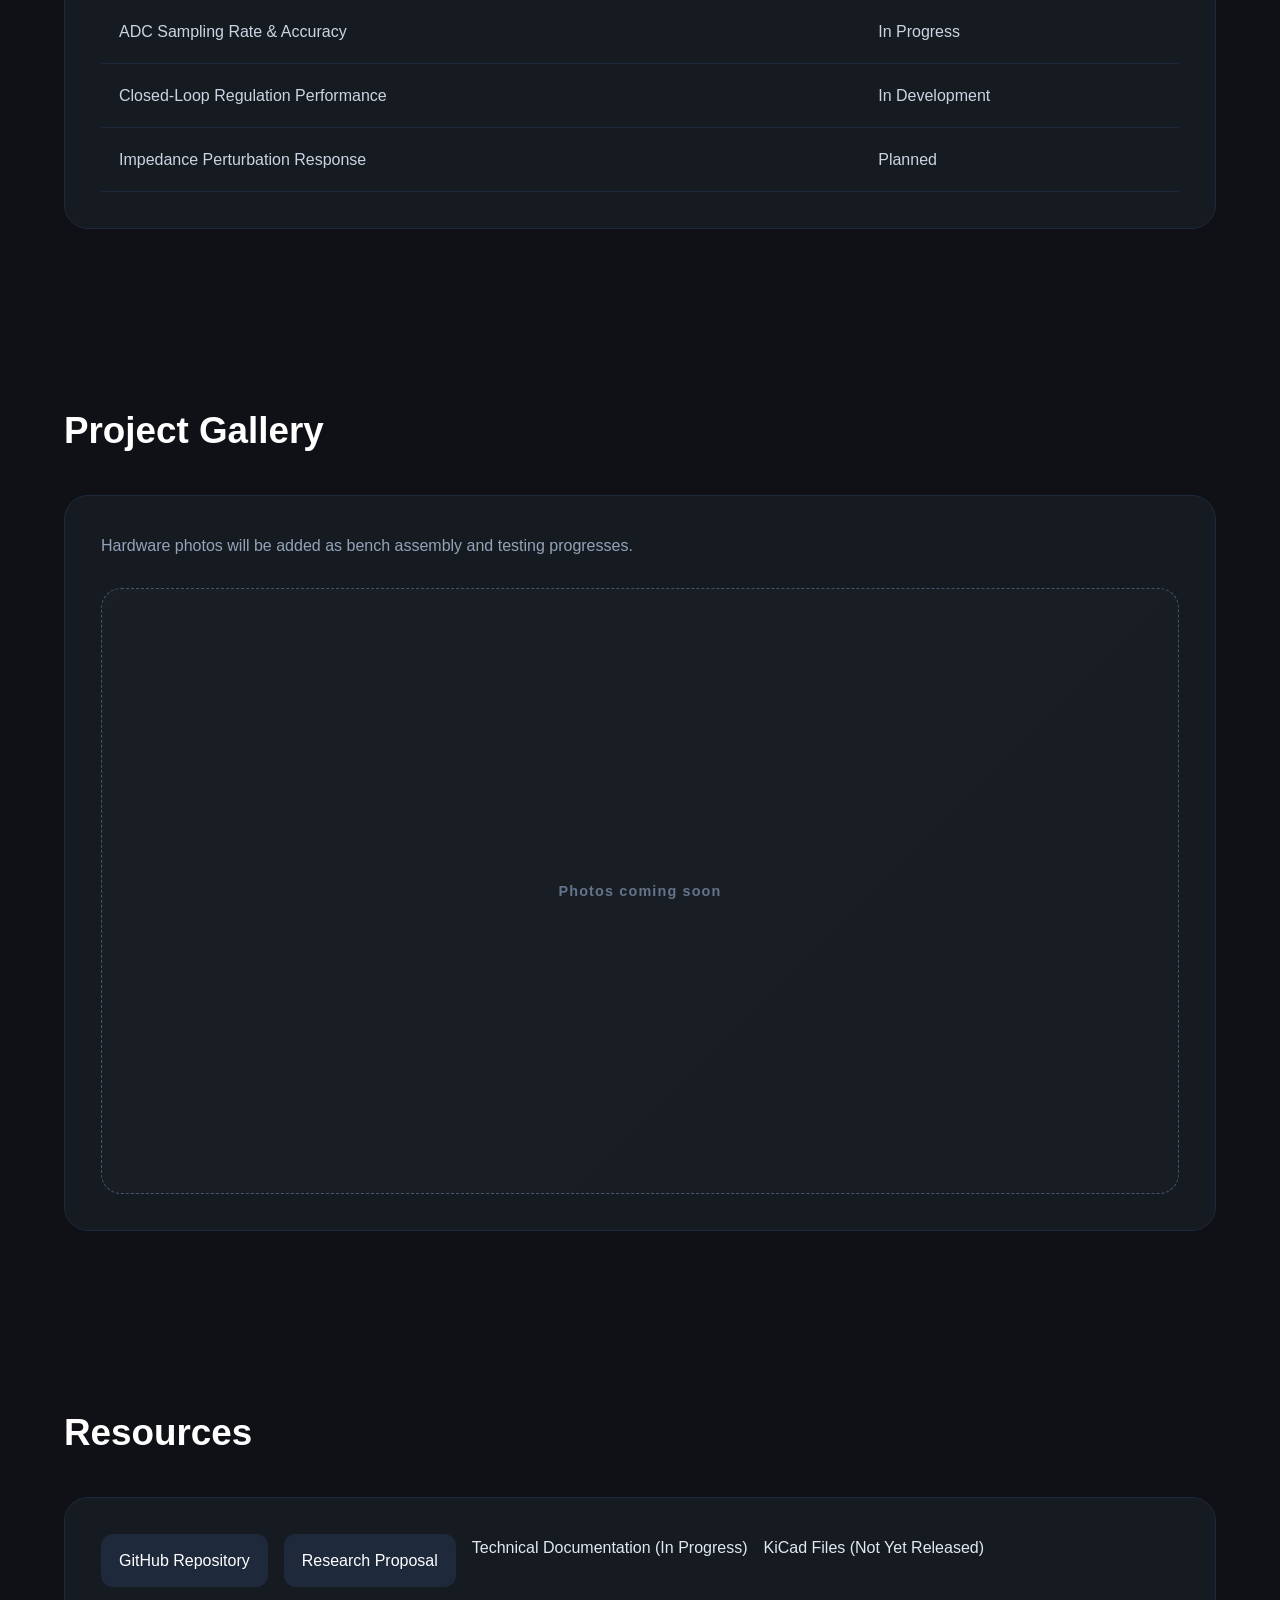
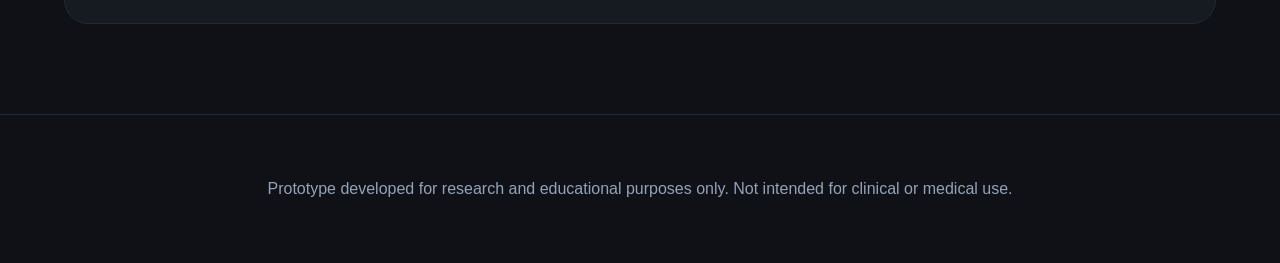
<file: projects/stm32-tens.html>
<!DOCTYPE html>
<html lang="en">
<head>
  <meta charset="UTF-8" />
  <meta name="viewport" content="width=device-width, initial-scale=1.0"/>
  <title>STM32 Closed-Loop TENS Unit — Sohum Nigam</title>
  <link rel="stylesheet" href="../assets/CSS/projects.css">
</head>

<body>

  <nav class="project-nav">
    <a href="../index.html">← Home</a>
    <a href="../index.html#projects">Projects</a>
    <span class="divider">|</span>
    <span class="title">Closed-Loop TENS Unit</span>
  </nav>

  <!-- HERO -->
  <header class="hero">
    <div class="container hero-content">

      <div class="hero-text">
        <h1>Closed-Loop TENS Unit</h1>

        <p>
          A research-driven biomedical project implementing a feedback control system
          for transcutaneous electrical nerve stimulation (TENS) targeting the core
          clinical problem of stimulation variability caused by the skin-electrode interface.
        </p>

        <p><strong>Project start:</strong> Feb 5, 2026</p>
        <p><strong>Status:</strong> Under Active Development</p>

        <div class="tags">
          <div class="tag">STM32</div>
          <div class="tag">Embedded C</div>
          <div class="tag">PCB Design</div>
          <div class="tag">Analog Electronics</div>
          <div class="tag">Feedback Control</div>
        </div>

        <div class="hero-buttons">
          <a href="https://github.com/SohumNigam/STM_TENS" class="btn btn-primary">GitHub Repository</a>
          <a href="../assets/Documents/STM_TENS_research_proposal.pdf" class="btn btn-secondary">Research Proposal</a>
        </div>
      </div>

      <div class="hero-image">
        <div class="placeholder-img">
          Hardware images coming as development progresses
        </div>
      </div>

    </div>
  </header>

  <!-- OVERVIEW -->
  <section>
    <div class="container">

      <div class="section-title">
        <h2>Project Overview</h2>
      </div>

      <div class="card">
        <p>
          Conventional TENS devices deliver open-loop stimulation. They output a fixed waveform
          regardless of what's actually happening at the skin-electrode interface. The problem is that
          skin impedance is dynamic: it changes with moisture, electrode placement, and over time during
          a session. This means the actual current reaching the nerve tissue varies significantly,
          making therapeutic outcomes inconsistent as well as driving difficult to replicate research.
        </p>

        <p>
          This project investigates whether a closed-loop approach, using real-time sensing of
          delivered current to actively regulate the stimulation output, can meaningfully
          reduce this variability. It is simultaneously a embedded systems engineering project and
          a research investigation; see the Research Proposal for the full academic framing.
        </p>
      </div>

    </div>
  </section>

  <!-- SYSTEM ARCHITECTURE -->
  <section>
    <div class="container">

      <div class="section-title">
        <h2>System Architecture</h2>
      </div>

      <div class="grid-2">

        <div class="card">
          <h3>Hardware (In Progress)</h3>
          <p>
            Current hardware design is centered around rapid prototyping and iteration. The prototype is built around an STM32 Nucleo board that sends PWM signals to an L293D H-bridge driver to generate a balanced 
            biphasic waveform for high-voltage, low-current stimulation. A sense resistor in series with the output allows for real-time current measurement via the STM32's ADC, enabling the feedback control loop.
          </p>
          <div class="placeholder-img">Schematic coming soon</div>
        </div>

        <div class="card">
          <h3>Firmware (In Progress)</h3>
          <p>
            Firmware uses the STM32's synchronised timer interrupts to precisely update the waveform output at the desired frequency. 
            ADC sampling is timed to land centrally within the pulse to accurately capture the average current delivered. 
            ADC readings are processed through a calibrated feedback loop to adjust the signal's phase width by updating the timers' interrupt registers in real time. 
          </p>
          <div class="placeholder-img">Firmware diagram coming soon</div>
        </div>

      </div>

    </div>
  </section>

  <!-- PCB DESIGN -->
  <section>
    <div class="container">

      <div class="section-title">
        <h2>PCB Design</h2>
      </div>

      <div class="card">
        <p>
          PCB design is currently centered around designing a high-voltage output H-Bridge stage board to replace the L293D in bench testing.
          The design utilises two IR2110 high side and low side mosfet drivers and high voltage mosfets for efficient power delivery.
          See the KiCad schematic below:
        </p>

        <div class="image-container">
          <img
            src="../assets/Images/STMTENS_H-Bridge_Schematic.png"
            alt="PCB Schematic"
            class="diagram-image"
          >

      </div>

    </div>
  </section>

  <!-- DEBUGGING -->
  <section>
    <div class="container">

      <div class="section-title">
        <h2>Debugging &amp; Iteration</h2>
      </div>

      <div class="card">
        <p>
          This section will document design challenges and fixes as the system moves through
          bench testing. Debugging logs, oscilloscope captures, and design change rationale
          will be added here as the project progresses.
        </p>

        <div class="placeholder-img">Debugging documentation in progress</div>
      </div>

    </div>
  </section>

  <!-- TESTING -->
  <section>
    <div class="container">

      <div class="section-title">
        <h2>Testing &amp; Validation</h2>
      </div>

      <div class="card">

        <p>Testing phase is not yet complete. Planned validation targets:</p>

        <table>
          <thead>
            <tr>
              <th>Test</th>
              <th>Status</th>
            </tr>
          </thead>
          <tbody>
            <tr>
              <td>Output Current Stability (open-loop baseline)</td>
              <td>Planned</td>
            </tr>
            <tr>
              <td>ADC Sampling Rate &amp; Accuracy</td>
              <td>In Progress</td>
            </tr>
            <tr>
              <td>Closed-Loop Regulation Performance</td>
              <td>In Development</td>
            </tr>
            <tr>
              <td>Impedance Perturbation Response</td>
              <td>Planned</td>
            </tr>
          </tbody>
        </table>

      </div>

    </div>
  </section>

  <!-- GALLERY -->
  <section>
    <div class="container">

      <div class="section-title">
        <h2>Project Gallery</h2>
      </div>

      <div class="card">
        <p>Hardware photos will be added as bench assembly and testing progresses.</p>
        <div class="placeholder-img">Photos coming soon</div>
      </div>

    </div>
  </section>

  <!-- RESOURCES -->
  <section>
    <div class="container">

      <div class="section-title">
        <h2>Resources</h2>
      </div>

      <div class="card">
        <div class="resource-links">
          <a href="https://github.com/SohumNigam/STM_TENS">GitHub Repository</a>
          <a href="../assets/Documents/STM_TENS_research_proposal.pdf">Research Proposal</a>
          <span>Technical Documentation (In Progress)</span>
          <span>KiCad Files (Not Yet Released)</span>
        </div>
      </div>

    </div>
  </section>

  <!-- FOOTER -->
  <footer>
    <p>
      Prototype developed for research and educational purposes only.
      Not intended for clinical or medical use.
    </p>
  </footer>

</body>
</html>
</file>
<file: style.css>
:root {
      --bg: #0a0f1a;
      --panel: #121a2b;
      --panel-2: #182235;
      --text: #edf3ff;
      --muted: #94a0b8;
      --accent: #59b7ff;
      --accent-2: #7b61ff;
      --border: #24324d;
      --glow: rgba(89, 183, 255, 0.18);
      --radius: 18px;
    }

    * {
      margin: 0;
      padding: 0;
      box-sizing: border-box;
    }

    html {
      scroll-behavior: smooth;
    }

    body {
      font-family: "Inter", sans-serif;
      color: var(--text);
      background:
        radial-gradient(circle at top left, rgba(89, 183, 255, 0.08), transparent 30%),
        radial-gradient(circle at bottom right, rgba(123, 97, 255, 0.08), transparent 35%),
        var(--bg);
      line-height: 1.7;
      overflow-x: hidden;
    }

    a {
      text-decoration: none;
      color: inherit;
    }

    img {
      display: block;
    }

    /* ─── NAV ─── */

    nav {
      position: sticky;
      top: 0;
      display: flex;
      justify-content: center;
      gap: 34px;
      padding: 18px 24px;
      background: rgba(10, 15, 26, 0.72);
      backdrop-filter: blur(18px);
      border-bottom: 1px solid rgba(255,255,255,0.05);
      z-index: 999;
    }

    nav a {
      position: relative;
      font-size: 14px;
      font-weight: 500;
      letter-spacing: 0.5px;
      color: var(--muted);
      transition: color 0.25s ease, transform 0.25s ease;
    }

    nav a::after {
      content: "";
      position: absolute;
      left: 0;
      bottom: -8px;
      width: 100%;
      height: 2px;
      background: linear-gradient(90deg, var(--accent), var(--accent-2));
      transform: scaleX(0);
      transform-origin: left;
      transition: transform 0.25s ease;
    }

    nav a:hover {
      color: var(--text);
      transform: translateY(-1px);
    }

    nav a:hover::after {
      transform: scaleX(1);
    }

   nav a.nav-active {
      color: var(--text);
    }

    nav a.nav-active::after {
      transform: scaleX(1);
    }

    /* ─── PDF LINK ─── */

    .pdf-link {
      display: inline-block;
      padding: 10px 16px;
      margin-right: 10px;
      color: #e6edf3;
      background: #182235;
      border: 1px solid #2a3a55;
      border-radius: 8px;
      text-decoration: none;
      font-size: 0.95rem;
      transition: all 0.2s ease;
    }

    .pdf-link:hover {
      background: #24324a;
      border-color: #3d5a80;
      transform: translateY(-2px);
    }

    .pdf-link:active {
      transform: translateY(0px);
      opacity: 0.9;
    }

    /* ─── HERO ─── */

    .hero {
      min-height: 90vh;
      display: flex;
      align-items: center;
      justify-content: center;
      text-align: center;
      padding: 120px 24px 100px;
      position: relative;
    }

    .hero::before {
      content: "";
      position: absolute;
      inset: 0;
      background: linear-gradient(to bottom, transparent, rgba(10, 15, 26, 0.7));
      pointer-events: none;
    }

    .hero-content {
      max-width: 820px;
      position: relative;
      z-index: 2;
    }

    .hero-tag {
      display: inline-block;
      font-family: "JetBrains Mono", monospace;
      font-size: 12px;
      color: var(--accent);
      padding: 8px 14px;
      border: 1px solid rgba(89, 183, 255, 0.2);
      border-radius: 999px;
      margin-bottom: 32px;
      background: rgba(89, 183, 255, 0.05);
      letter-spacing: 0.08em;
    }

    .hero h1 {
      font-size: clamp(3.2rem, 8vw, 6rem);
      line-height: 0.95;
      letter-spacing: -3px;
      margin-bottom: 20px;
    }

    .hero h2 {
      font-size: clamp(1.2rem, 3vw, 1.8rem);
      font-weight: 500;
      color: var(--muted);
      margin-bottom: 24px;
      letter-spacing: -0.5px;
    }

    .hero h2 span {
      background: linear-gradient(135deg, var(--accent), var(--accent-2));
      -webkit-background-clip: text;
      background-clip: text;
      -webkit-text-fill-color: transparent;
    }

    .hero-sub {
      max-width: 620px;
      margin: 0 auto 40px;
      color: var(--muted);
      font-size: 1.05rem;
      line-height: 1.7;
    }

    .hero-cta {
      display: flex;
      gap: 16px;
      justify-content: center;
      flex-wrap: wrap;
    }

    .cta-btn {
      padding: 14px 28px;
      border-radius: 12px;
      font-weight: 600;
      font-size: 0.95rem;
      background: linear-gradient(135deg, var(--accent), var(--accent-2));
      color: #0a0f1a;
      transition: transform 0.25s ease, box-shadow 0.25s ease;
    }

    .cta-btn:hover {
      transform: translateY(-2px);
      box-shadow: 0 8px 30px rgba(89, 183, 255, 0.3);
    }

    .cta-btn--outline {
      background: transparent;
      color: var(--text);
      border: 1px solid var(--border);
    }

    .cta-btn--outline:hover {
      border-color: var(--accent);
      box-shadow: 0 8px 30px var(--glow);
    }

    /* ─── SECTIONS ─── */

    section {
      width: min(1180px, 92%);
      margin: auto;
      padding: 110px 0;
      opacity: 0;
      transform: translateY(30px);
      transition: opacity 0.9s ease, transform 0.9s ease;
    }

    section.show {
      opacity: 1;
      transform: translateY(0);
    }

    .section-header {
      margin-bottom: 42px;
    }

    .section-label {
      font-family: "JetBrains Mono", monospace;
      font-size: 12px;
      color: var(--accent);
      margin-bottom: 10px;
      letter-spacing: 0.1em;
    }

    h2 {
      font-size: clamp(2rem, 4vw, 3rem);
      letter-spacing: -1px;
    }

    /* ─── GRID ─── */

    .grid {
      display: grid;
      grid-template-columns: repeat(auto-fit, minmax(320px, 1fr));
      gap: 26px;
    }

    /* ─── CARD ─── */

    .card {
      position: relative;
      overflow: hidden;
      border-radius: var(--radius);
      border: 1px solid var(--border);
      background: linear-gradient(145deg, var(--panel), var(--panel-2));
      transition: transform 0.35s ease, border-color 0.35s ease, box-shadow 0.35s ease;
    }

    .card:hover {
      transform: translateY(-8px);
      border-color: rgba(89, 183, 255, 0.45);
      box-shadow: 0 0 30px var(--glow), 0 20px 50px rgba(0,0,0,0.45);
    }

    .card-image {
      position: relative;
      overflow: hidden;
    }

    .card-image::after {
      content: "";
      position: absolute;
      inset: 0;
      background: linear-gradient(to top, rgba(10, 15, 26, 0.9), transparent 55%);
    }

    .card img {
      width: 100%;
      height: 240px;
      object-fit: cover;
      transition: transform 0.5s ease;
    }

    .card:hover img {
      transform: scale(1.05);
    }

    /* WIP card image placeholder */
    .card-image--placeholder {
      height: 240px;
      background: linear-gradient(135deg, #121a2b, #182235);
      display: flex;
      align-items: center;
      justify-content: center;
    }

    .card-image--placeholder::after {
      display: none;
    }

    .card-wip {
      text-align: center;
      color: var(--muted);
    }

    .card-wip span {
      font-size: 2.5rem;
      display: block;
      margin-bottom: 10px;
    }

    .card-wip p {
      font-family: "JetBrains Mono", monospace;
      font-size: 12px;
      letter-spacing: 0.1em;
      color: var(--accent);
    }

    .card-content {
      padding: 24px;
    }

    .card-content h3 {
      font-size: 1.25rem;
      margin-bottom: 10px;
    }

    .card-content p {
      color: var(--muted);
      margin-bottom: 16px;
      font-size: 0.95rem;
    }

    /* Card status badge */
    .card-status {
      display: inline-block;
      font-family: "JetBrains Mono", monospace;
      font-size: 11px;
      padding: 4px 10px;
      border-radius: 999px;
      margin-bottom: 12px;
      letter-spacing: 0.05em;
    }

    .card-status--done {
      background: rgba(34, 197, 94, 0.1);
      color: #4ade80;
      border: 1px solid rgba(34, 197, 94, 0.2);
    }

    .card-status--wip {
      background: rgba(251, 191, 36, 0.1);
      color: #fbbf24;
      border: 1px solid rgba(251, 191, 36, 0.2);
    }

    .tag {
      display: inline-block;
      font-family: "JetBrains Mono", monospace;
      font-size: 12px;
      color: var(--accent);
      background: rgba(89, 183, 255, 0.08);
      border: 1px solid rgba(89, 183, 255, 0.15);
      padding: 8px 12px;
      border-radius: 999px;
    }

    /* ─── PANELS ─── */

    .panel {
      background: linear-gradient(145deg, var(--panel), var(--panel-2));
      border: 1px solid var(--border);
      border-radius: var(--radius);
      padding: 28px;
      transition: transform 0.3s ease, border-color 0.3s ease;
    }

    .panel:hover {
      transform: translateY(-4px);
      border-color: rgba(89, 183, 255, 0.25);
    }

    .panel h3 {
      margin-bottom: 14px;
      font-size: 1.2rem;
    }

    .panel p {
      color: var(--muted);
      margin-bottom: 18px;
    }

    .stack {
      display: flex;
      flex-direction: column;
      gap: 20px;
    }

    /* ─── ABOUT ─── */

    .about-grid {
      display: grid;
      grid-template-columns: 1.4fr 0.8fr;
      gap: 28px;
    }

    .about-photo {
      width: 100px;
      height: 100px;
      border-radius: 50%;
      object-fit: cover;
      border: 2px solid var(--border);
      margin-bottom: 22px;
    }

    .about-photo-placeholder {
      width: 90px;
      height: 90px;
      border-radius: 50%;
      background: linear-gradient(135deg, var(--accent), var(--accent-2));
      display: flex;
      align-items: center;
      justify-content: center;
      font-size: 12px;
      font-family: "JetBrains Mono", monospace;
      color: #0a0f1a;
      font-weight: 600;
      margin-bottom: 22px;
      opacity: 0.6;
    }

    .about-grid .panel p + p {
      margin-top: 14px;
    }

    .skills {
      display: flex;
      flex-wrap: wrap;
      gap: 10px;
      margin-top: 24px;
    }

    .skill {
      padding: 8px 14px;
      border-radius: 999px;
      background: rgba(123, 97, 255, 0.08);
      border: 1px solid rgba(123, 97, 255, 0.18);
      color: #cfc8ff;
      font-size: 12px;
      font-family: "JetBrains Mono", monospace;
    }

    /* Focus list */
    .focus-list {
      display: flex;
      flex-direction: column;
      gap: 18px;
      margin-top: 16px;
    }

    .focus-item {
      display: flex;
      gap: 14px;
      align-items: flex-start;
    }

    .focus-icon {
      font-size: 1.2rem;
      margin-top: 2px;
      flex-shrink: 0;
    }

    .focus-item strong {
      display: block;
      color: var(--text);
      font-size: 0.95rem;
      margin-bottom: 2px;
    }

    .focus-item p {
      color: var(--muted);
      font-size: 0.85rem;
      margin: 0;
    }

    /* ─── RESEARCH ─── */

    .research-panel {
      border-left: 3px solid var(--accent);
    }

    .research-badge {
      display: inline-block;
      font-family: "JetBrains Mono", monospace;
      font-size: 11px;
      padding: 4px 10px;
      border-radius: 999px;
      margin-bottom: 14px;
      background: rgba(89, 183, 255, 0.1);
      color: var(--accent);
      border: 1px solid rgba(89, 183, 255, 0.2);
      letter-spacing: 0.05em;
    }

    .research-badge--complete {
      background: rgba(34, 197, 94, 0.1);
      color: #4ade80;
      border-color: rgba(34, 197, 94, 0.2);
    }

    /* ─── CONTACT ─── */

    .contact {
      text-align: center;
    }

    .contact-sub {
      color: var(--muted);
      max-width: 520px;
      margin: 0 auto 32px;
      font-size: 1rem;
    }

    .contact-links {
      display: flex;
      justify-content: center;
      flex-wrap: wrap;
      gap: 18px;
    }

    .contact-links a {
      padding: 14px 24px;
      border-radius: 14px;
      border: 1px solid var(--border);
      background: linear-gradient(145deg, var(--panel), var(--panel-2));
      transition: transform 0.25s ease, border-color 0.25s ease, box-shadow 0.25s ease;
      font-weight: 500;
    }

    .contact-links a:hover {
      transform: translateY(-3px);
      border-color: var(--accent);
      box-shadow: 0 0 20px var(--glow);
    }

    /* ─── FOOTER ─── */

    footer {
      padding: 50px 24px;
      text-align: center;
      color: var(--muted);
      font-size: 14px;
      border-top: 1px solid var(--border);
    }

    /* ─── RESPONSIVE ─── */

    @media (max-width: 900px) {

      .about-grid {
        grid-template-columns: 1fr;
      }

      nav {
        gap: 18px;
        flex-wrap: wrap;
      }

      .hero {
        min-height: auto;
      }

      .card img {
        height: 210px;
      }

    }
</file>
<file: assets/CSS/projects.css>
/* ==================================================
   GLOBAL
================================================== */

* {
  margin: 0;
  padding: 0;
  box-sizing: border-box;
}

html {
  scroll-behavior: smooth;
}

body {
  background: #0f1117;
  color: #e2e8f0;
  font-family: Arial, Helvetica, sans-serif;
  line-height: 1.7;
}

a {
  text-decoration: none;
}

img {
  display: block;
  max-width: 100%;
}

/* ==================================================
   TYPOGRAPHY
================================================== */

h1,
h2,
h3 {
  color: white;
  line-height: 1.2;
}

p {
  color: #94a3b8;
}

ul {
  margin-top: 18px;
  padding-left: 20px;
}

li {
  color: #cbd5e1;
  margin-bottom: 10px;
}

/* ==================================================
   LAYOUT
================================================== */

.container {
  width: 90%;
  max-width: 1200px;
  margin: auto;
}

section {
  padding: 90px 0;
}

/* ==================================================
   NAVIGATION
================================================== */

.project-nav {
  position: sticky;
  top: 0;

  display: flex;
  align-items: center;
  gap: 12px;

  padding: 14px 24px;

  background: rgba(15, 17, 21, 0.92);

  backdrop-filter: blur(14px);

  border-bottom: 1px solid #1e293b;

  font-size: 16px;
  z-index: 1000;
}

.project-nav a {
  color: #cbd5e1;
  opacity: 0.8;
  transition: 0.25s ease;
}

.project-nav a:hover {
  opacity: 1;
  color: #60a5fa;
}

.project-nav .divider {
  color: #334155;
}

.project-nav .title {
  margin-left: auto;
  color: #94a3b8;
  font-size: 0.9rem;
}

/* ==================================================
   HERO
================================================== */

.hero {
  padding: 120px 0;

  background:
    radial-gradient(
      circle at top left,
      rgba(59,130,246,0.15),
      transparent 35%
    ),
    radial-gradient(
      circle at bottom right,
      rgba(14,165,233,0.08),
      transparent 30%
    ),
    #0f1117;
}

.hero-content {
  display: flex;
  align-items: center;
  gap: 70px;
  flex-wrap: wrap;
}

.hero-text {
  flex: 1;
  min-width: 320px;
}

.hero-text h1 {
  font-size: 4rem;
  margin-bottom: 28px;
}

.hero-subtitle {
  font-size: 1.2rem;
  margin-bottom: 26px;
  max-width: 700px;
}

.hero-text p {
  font-size: 1.05rem;
  max-width: 700px;
}

.project-date {
  margin-top: 28px;
  color: #64748b;
  font-size: 0.95rem;
  letter-spacing: 0.08em;
  text-transform: uppercase;
}

.hero-image {
  flex: 1;
  min-width: 320px;
}

.hero-image img {
  width: 100%;
  max-width: 560px;

  aspect-ratio: 1 / 1;
  object-fit: cover;

  margin-inline: auto;

  border-radius: 26px;
  border: 1px solid #1e293b;

  box-shadow:
    0 25px 60px rgba(0,0,0,0.45);
}

/* ==================================================
   TAGS
================================================== */

.tags {
  display: flex;
  flex-wrap: wrap;
  gap: 12px;
  margin-top: 32px;
}

.tag {
  background: #1e293b;
  color: #cbd5e1;

  padding: 9px 15px;

  border-radius: 999px;

  font-size: 0.9rem;

  border: 1px solid rgba(255,255,255,0.04);
}

/* ==================================================
   BUTTONS
================================================== */

.hero-buttons {
  display: flex;
  gap: 16px;
  flex-wrap: wrap;

  margin-top: 36px;
}

.btn {
  padding: 13px 22px;

  border-radius: 12px;

  font-weight: 600;

  transition:
    transform 0.25s ease,
    background 0.25s ease;
}

.btn:hover {
  transform: translateY(-2px);
}

.btn-primary {
  background: #3b82f6;
  color: white;
}

.btn-primary:hover {
  background: #2563eb;
}

.btn-secondary {
  background: #161b22;
  color: #cbd5e1;

  border: 1px solid #334155;
}

.btn-secondary:hover {
  background: #1e293b;
}

/* ==================================================
   SECTIONS
================================================== */

.section-title {
  margin-bottom: 42px;
}

.section-title h2 {
  font-size: 2.3rem;
}

/* ==================================================
   CARDS
================================================== */

.card {
  background: #161b22;

  border: 1px solid #1e293b;

  border-radius: 24px;

  padding: 36px;

  transition:
    transform 0.25s ease,
    border-color 0.25s ease;
}

.card:hover {
  transform: translateY(-3px);
  border-color: #334155;
}

.card h3 {
  margin-bottom: 18px;
}

.card p + p {
  margin-top: 18px;
}

/* ==================================================
   GRIDS
================================================== */

.grid-2 {
  display: grid;
  grid-template-columns:
    repeat(auto-fit, minmax(320px, 1fr));
  gap: 30px;
}

.grid-3 {
  display: grid;
  grid-template-columns:
    repeat(auto-fit, minmax(240px, 1fr));
  gap: 24px;
}

/* ==================================================
   IMAGES
================================================== */

/* Modern image class */

.project-image,

/* Backward compatibility */
.diagram-image,
.card img {
  width: 100%;

  border-radius: 16px;

  border: 1px solid #1e293b;

  background: #161b22;

  padding: 10px;

  transition: none;
}

/* Old diagram wrapper support */

.image-container {
  margin-top: 20px;
  display: flex;
  justify-content: center;
}

/* CAD */

.project-image.cad {
  object-fit: contain;
  padding: 14px;
  background: #0b1120;
  width: auto;
}

/* UI Screenshots */

.project-image.interface {
  object-fit: contain;
  max-height: 700px;
  background: #0b1120;
  padding: 12px;
}

/* Portrait photos */

.project-image.portrait {
  aspect-ratio: 4 / 5;
}

/* ==================================================
   PLACEHOLDER
================================================== */

.placeholder-img {
  width: 100%;

  aspect-ratio: 16 / 9;

  margin-top: 28px;

  padding: 20px;

  border-radius: 20px;

  border: 1px dashed #475569;

  background:
    linear-gradient(
      135deg,
      rgba(255,255,255,0.02),
      rgba(255,255,255,0.01)
    );

  display: flex;
  align-items: center;
  justify-content: center;

  text-align: center;

  color: #64748b;

  font-size: 0.9rem;
  font-weight: 600;
  letter-spacing: 0.08em;
}

/* ==================================================
   TABLES
================================================== */

table {
  width: 100%;
  border-collapse: collapse;
}

th,
td {
  padding: 18px;
  text-align: left;

  border-bottom: 1px solid #1e293b;
}

th {
  background: #111827;
  color: white;
}

td {
  color: #cbd5e1;
}

/* ==================================================
   GALLERY
================================================== */

.gallery {
  gap: 24px;
}

.gallery img {
  width: 100%;

  aspect-ratio: 1 / 1;

  object-fit: cover;

  border-radius: 18px;

  border: 1px solid #1e293b;

  transition:
    transform 0.3s ease,
    box-shadow 0.3s ease;
}

.gallery img:hover {
  transform: translateY(-5px);

  box-shadow:
    0 14px 40px rgba(0,0,0,0.35);
}

/* ==================================================
   RESOURCES
================================================== */

.resource-links {
  display: flex;
  flex-wrap: wrap;
  gap: 16px;
}

.resource-links a {
  background: #1e293b;

  color: white;

  padding: 13px 18px;

  border-radius: 12px;

  transition:
    background 0.25s ease,
    transform 0.25s ease;
}

.resource-links a:hover {
  background: #334155;
  transform: translateY(-2px);
}

/* ==================================================
   FOOTER
================================================== */

footer {
  padding: 60px 20px;

  text-align: center;

  border-top: 1px solid #1e293b;

  color: #64748b;
}

/* ==================================================
   RESPONSIVE
================================================== */

@media (max-width: 900px) {
  .hero {
    padding: 90px 0;
  }

  .hero-content {
    gap: 50px;
  }

  .hero-text h1 {
    font-size: 3rem;
  }
}

@media (max-width: 768px) {
  section {
    padding: 70px 0;
  }

  .hero-text h1 {
    font-size: 2.4rem;
  }

  .card {
    padding: 28px;
  }

  .gallery img {
    aspect-ratio: 4 / 3;
  }
}
</file>
<file: assets/CSS/SinglAXS_style.css>
/* =========================
   GLOBAL
========================= */

* {
  margin: 0;
  padding: 0;
  box-sizing: border-box;
}

html {
  scroll-behavior: smooth;
}

body {
  background: #0f1117;
  color: #e2e8f0;
  font-family: Arial, Helvetica, sans-serif;
  line-height: 1.7;
}

/* =========================
   TYPOGRAPHY
========================= */

h1,
h2,
h3 {
  color: white;
  line-height: 1.2;
}

p {
  color: #94a3b8;
}

a {
  text-decoration: none;
}

ul {
  margin-top: 18px;
  padding-left: 20px;
}

li {
  color: #cbd5e1;
  margin-bottom: 10px;
}

/* =========================
   LAYOUT
========================= */

.container {
  width: 90%;
  max-width: 1200px;
  margin: auto;
}

section {
  padding: 90px 0;
}

/* =========================
   NAV
========================= */

.project-nav {
  position: sticky;
  top: 0;

  display: flex;
  align-items: center;
  gap: 12px;

  padding: 14px 24px;

  background: rgba(15, 17, 21, 0.92);

  backdrop-filter: blur(14px);

  border-bottom: 1px solid #1e293b;

  font-size: 16px;
  z-index: 1000;
}

.project-nav a {
  color: #cbd5e1;
  opacity: 0.8;
  transition: 0.25s ease;
}

.project-nav a:hover {
  opacity: 1;
  color: #60a5fa;
}

.project-nav .divider {
  color: #334155;
}

.project-nav .title {
  margin-left: auto;
  color: #94a3b8;
  font-size: 0.9rem;
}

/* =========================
   HERO
========================= */

.hero {
  padding: 120px 0;

  background:
    radial-gradient(circle at top left,
      rgba(59,130,246,0.15),
      transparent 35%),
    radial-gradient(circle at bottom right,
      rgba(14,165,233,0.08),
      transparent 30%),
    #0f1117;
}

.hero-content {
  display: flex;
  align-items: center;
  gap: 70px;
  flex-wrap: wrap;
}

.hero-text {
  flex: 1;
  min-width: 320px;
}

.hero-text h1 {
  font-size: 4rem;
  margin-bottom: 28px;
}

.hero-subtitle {
  font-size: 1.2rem;
  margin-bottom: 26px;
  max-width: 700px;
}

.hero-text p {
  font-size: 1.05rem;
  max-width: 700px;
}

.project-date {
  margin-top: 28px;
  color: #64748b;
  font-size: 0.95rem;
  letter-spacing: 0.08em;
  text-transform: uppercase;
}

.hero-image {
  flex: 1;
  min-width: 320px;
}

.hero-image img {
  display: block;

  width: 100%;
  max-width: 560px;

  aspect-ratio: 1 / 1;

  object-fit: cover;

  margin-inline: auto;

  border-radius: 26px;

  border: 1px solid #1e293b;

  box-shadow:
    0 25px 60px rgba(0,0,0,0.45);
}

/* =========================
   TAGS
========================= */

.tags {
  display: flex;
  flex-wrap: wrap;
  gap: 12px;

  margin-top: 32px;
}

.tag {
  background: #1e293b;
  color: #cbd5e1;

  padding: 9px 15px;

  border-radius: 999px;

  font-size: 0.9rem;

  border: 1px solid rgba(255,255,255,0.04);
}

/* =========================
   BUTTONS
========================= */

.hero-buttons {
  display: flex;
  gap: 16px;
  flex-wrap: wrap;

  margin-top: 36px;
}

.btn {
  padding: 13px 22px;

  border-radius: 12px;

  font-weight: 600;

  transition:
    transform 0.25s ease,
    background 0.25s ease;
}

.btn:hover {
  transform: translateY(-2px);
}

.btn-primary {
  background: #3b82f6;
  color: white;
}

.btn-primary:hover {
  background: #2563eb;
}

.btn-secondary {
  background: #161b22;
  color: #cbd5e1;

  border: 1px solid #334155;
}

.btn-secondary:hover {
  background: #1e293b;
}

/* =========================
   SECTIONS
========================= */

.section-title {
  margin-bottom: 42px;
}

.section-title h2 {
  font-size: 2.3rem;
}

/* =========================
   CARDS
========================= */

.card {
  background: #161b22;

  border: 1px solid #1e293b;

  border-radius: 24px;

  padding: 36px;

  transition:
    transform 0.25s ease,
    border-color 0.25s ease;
}

.card:hover {
  transform: translateY(-3px);
  border-color: #334155;
}

.card h3 {
  margin-bottom: 18px;
}

.card p + p {
  margin-top: 18px;
}

/* =========================
   GRIDS
========================= */

.grid-2 {
  display: grid;

  grid-template-columns:
    repeat(auto-fit, minmax(320px, 1fr));

  gap: 30px;
}

.grid-3 {
  display: grid;

  grid-template-columns:
    repeat(auto-fit, minmax(240px, 1fr));

  gap: 24px;
}

/* =========================
   IMAGES
========================= */

img {
  display: block;
}

/* Standard content image */

.project-image {
  width: 100%;
  border-radius: 16px;
  border: 1px solid #1e293b;
  background: #161b22;
  padding: 10px;

  /* IMPORTANT: no hover effects */
  transition: none;
}

/* CAD / diagrams */

.project-image.interface {

  aspect-ratio: auto;

  object-fit: contain;

  max-height: 700px;

  background: #0b1120;

  padding: 12px;
}

.project-image.cad {
  object-fit: contain;
  padding: 14px;
  background: #0b1120;
}

/* Portrait images */

.project-image.portrait {
  aspect-ratio: 4 / 5;
}

/* Placeholder */

.placeholder-img {
  width: 100%;

  aspect-ratio: 16 / 9;

  margin-top: 28px;
  padding: 20px;

  border-radius: 20px;

  border: 1px dashed #475569;

  background:
    linear-gradient(
      135deg,
      rgba(255,255,255,0.02),
      rgba(255,255,255,0.01)
    );

  display: flex;
  align-items: center;
  justify-content: center;

  text-align: center;

  color: #64748b;

  font-size: 0.9rem;
  font-weight: 600;
  letter-spacing: 0.08em;
}

/* =========================
   TABLE
========================= */

table {
  width: 100%;
  border-collapse: collapse;
}

th,
td {
  padding: 18px;
  text-align: left;

  border-bottom: 1px solid #1e293b;
}

th {
  background: #111827;
  color: white;
}

td {
  color: #cbd5e1;
}

/* =========================
   GALLERY
========================= */

.gallery {
  gap: 24px;
}

.gallery img {
  width: 100%;

  aspect-ratio: 1 / 1;

  object-fit: cover;

  border-radius: 18px;

  border: 1px solid #1e293b;

  transition:
    transform 0.3s ease,
    box-shadow 0.3s ease;
}

.gallery img:hover {
  transform: translateY(-5px);

  box-shadow:
    0 14px 40px rgba(0,0,0,0.35);
}

/* =========================
   RESOURCES
========================= */

.resource-links {
  display: flex;
  flex-wrap: wrap;
  gap: 16px;
}

.resource-links a {
  background: #1e293b;
  color: white;

  padding: 13px 18px;

  border-radius: 12px;

  transition:
    background 0.25s ease,
    transform 0.25s ease;
}

.resource-links a:hover {
  background: #334155;
  transform: translateY(-2px);
}

/* =========================
   FOOTER
========================= */

footer {
  padding: 60px 20px;

  text-align: center;

  border-top: 1px solid #1e293b;

  color: #64748b;
}

/* =========================
   RESPONSIVE
========================= */

@media (max-width: 900px) {

  .hero {
    padding: 90px 0;
  }

  .hero-content {
    gap: 50px;
  }

  .hero-text h1 {
    font-size: 3rem;
  }

}

@media (max-width: 768px) {

  section {
    padding: 70px 0;
  }

  .hero-text h1 {
    font-size: 2.4rem;
  }

  .card {
    padding: 28px;
  }

  .gallery img {
    aspect-ratio: 4 / 3;
  }

}
</file>
